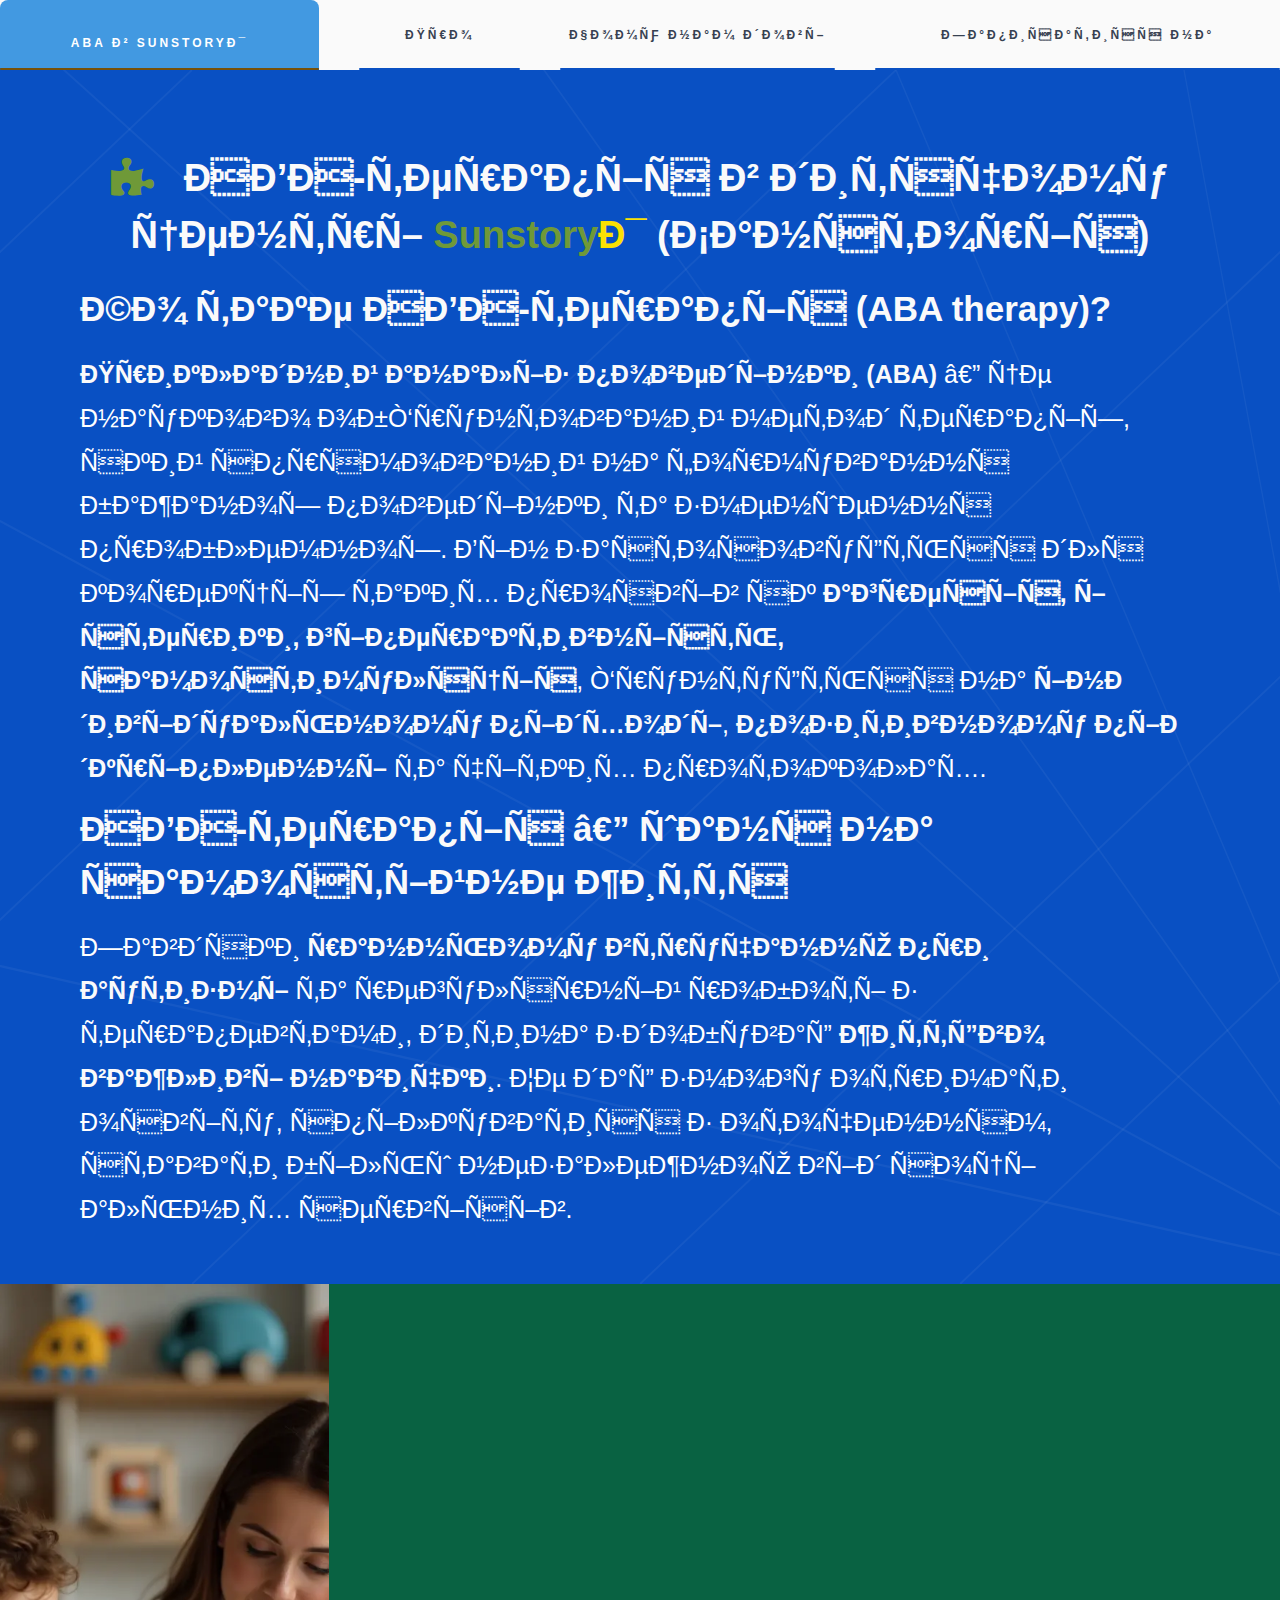
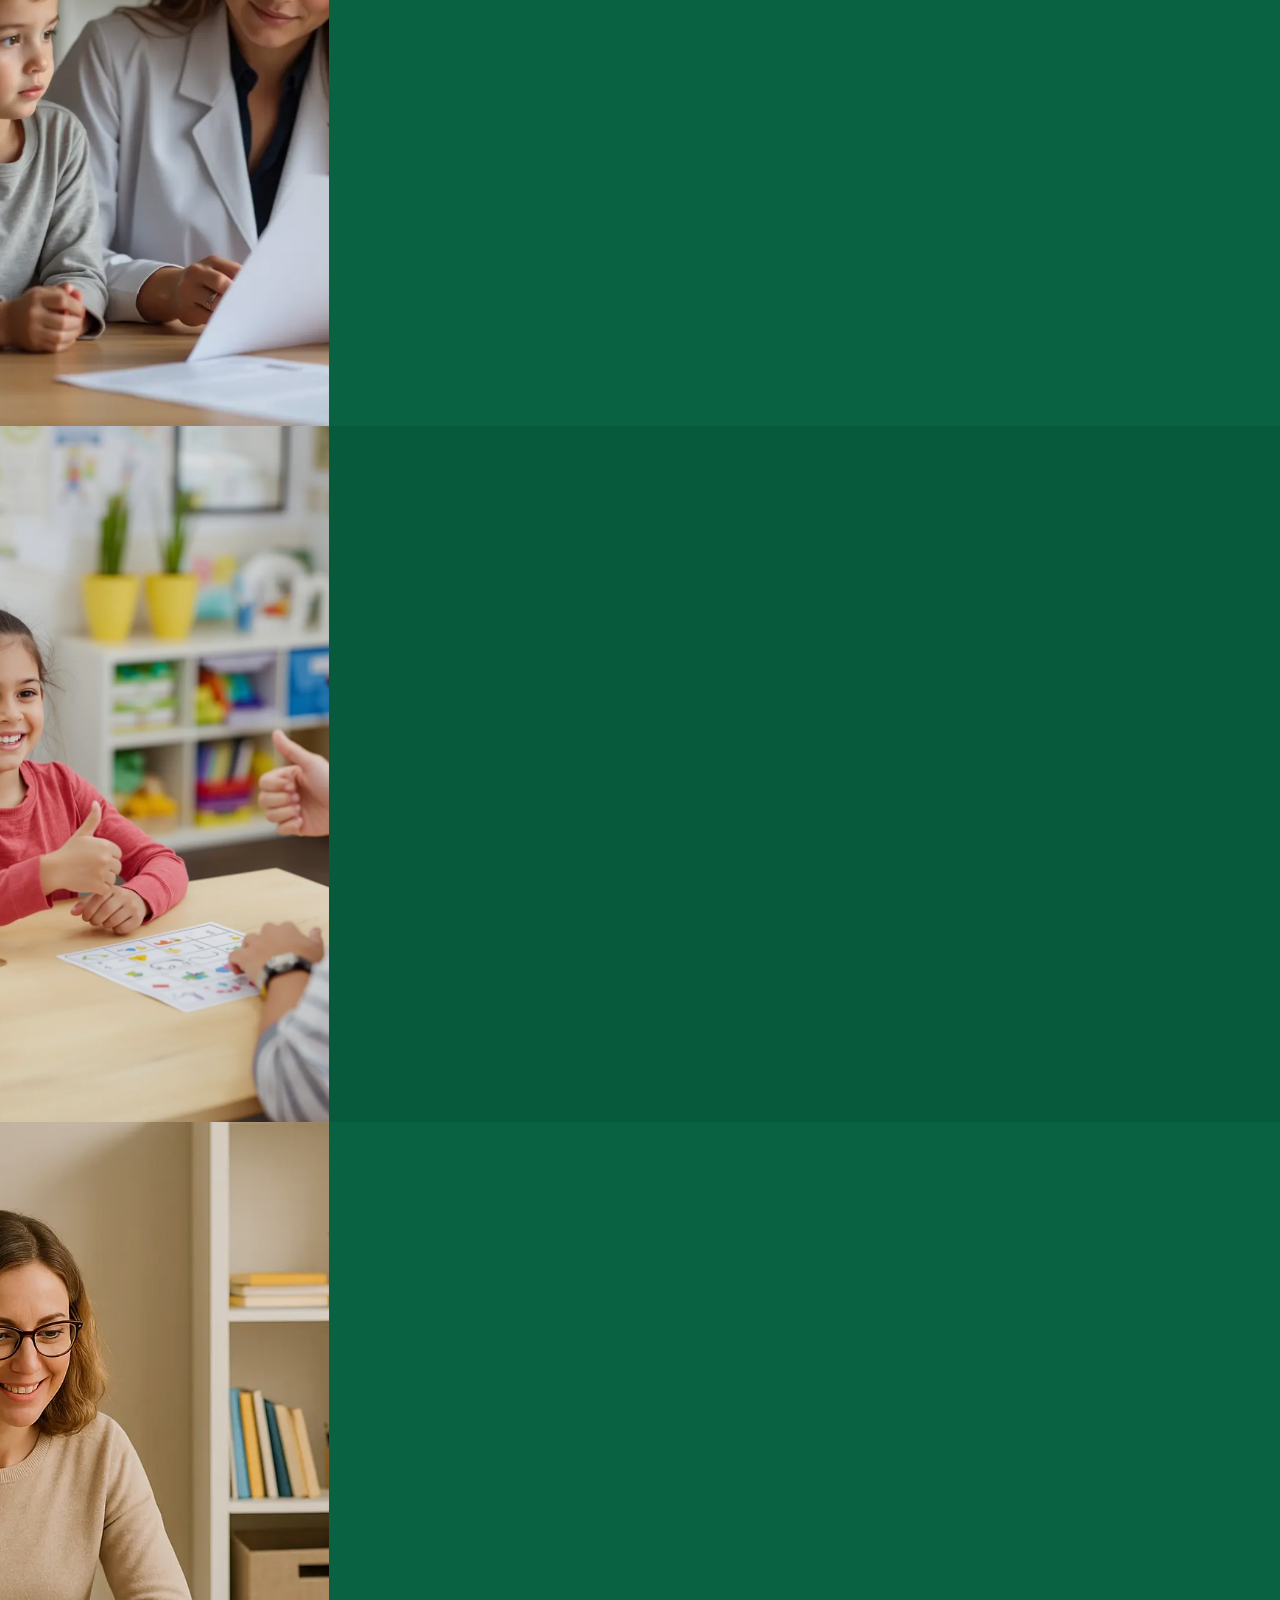
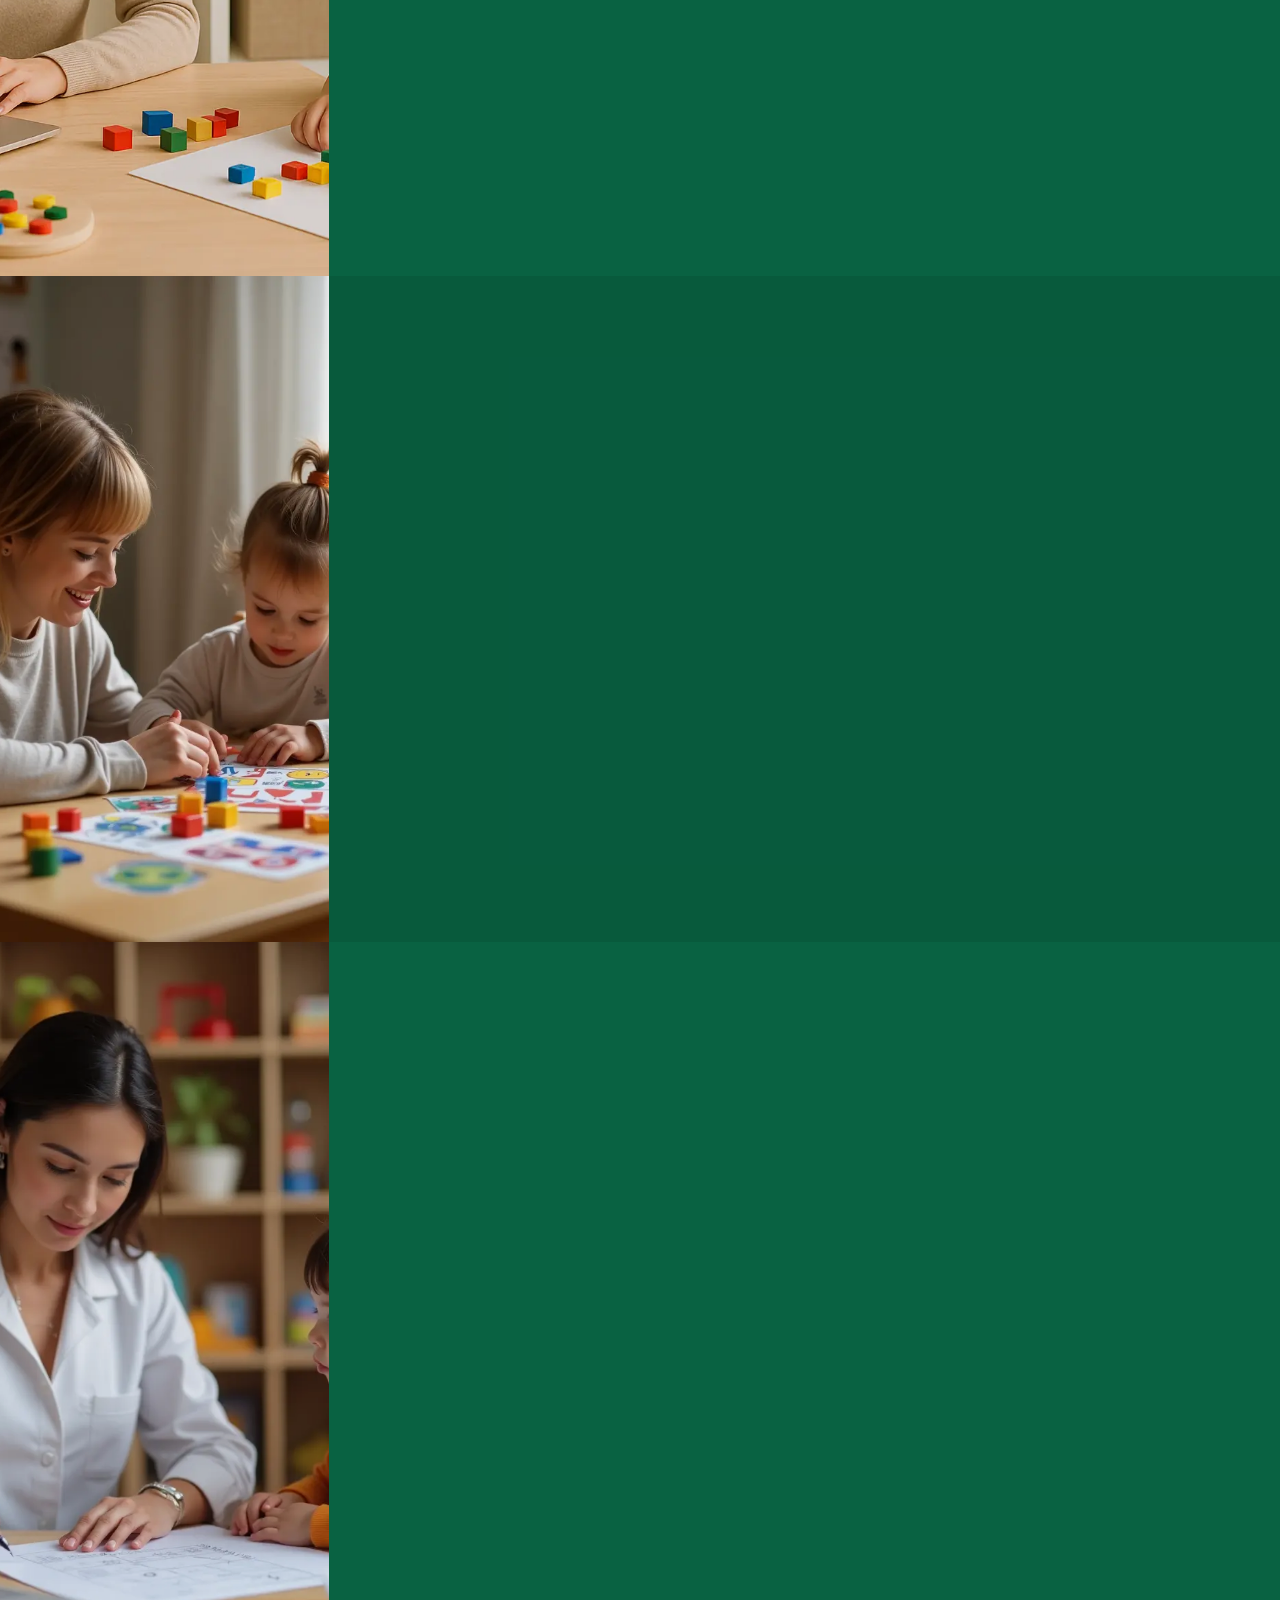
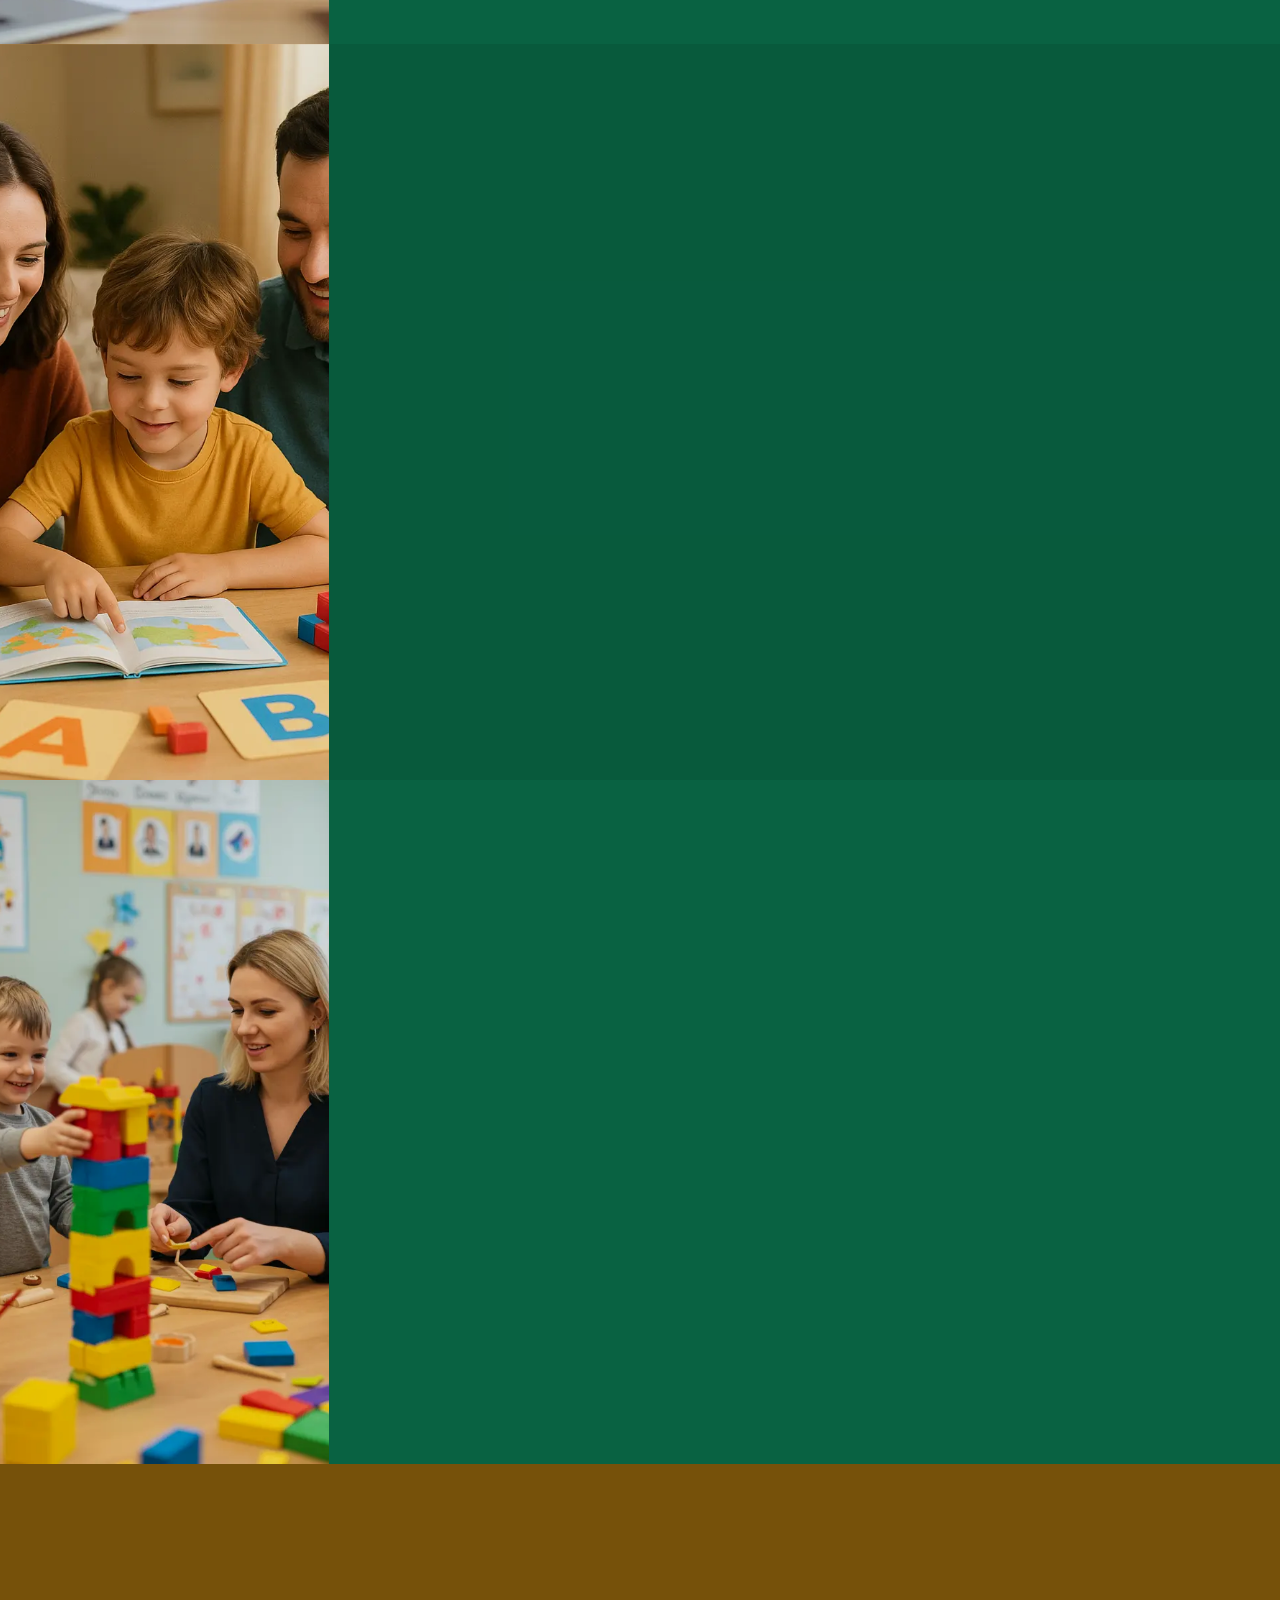
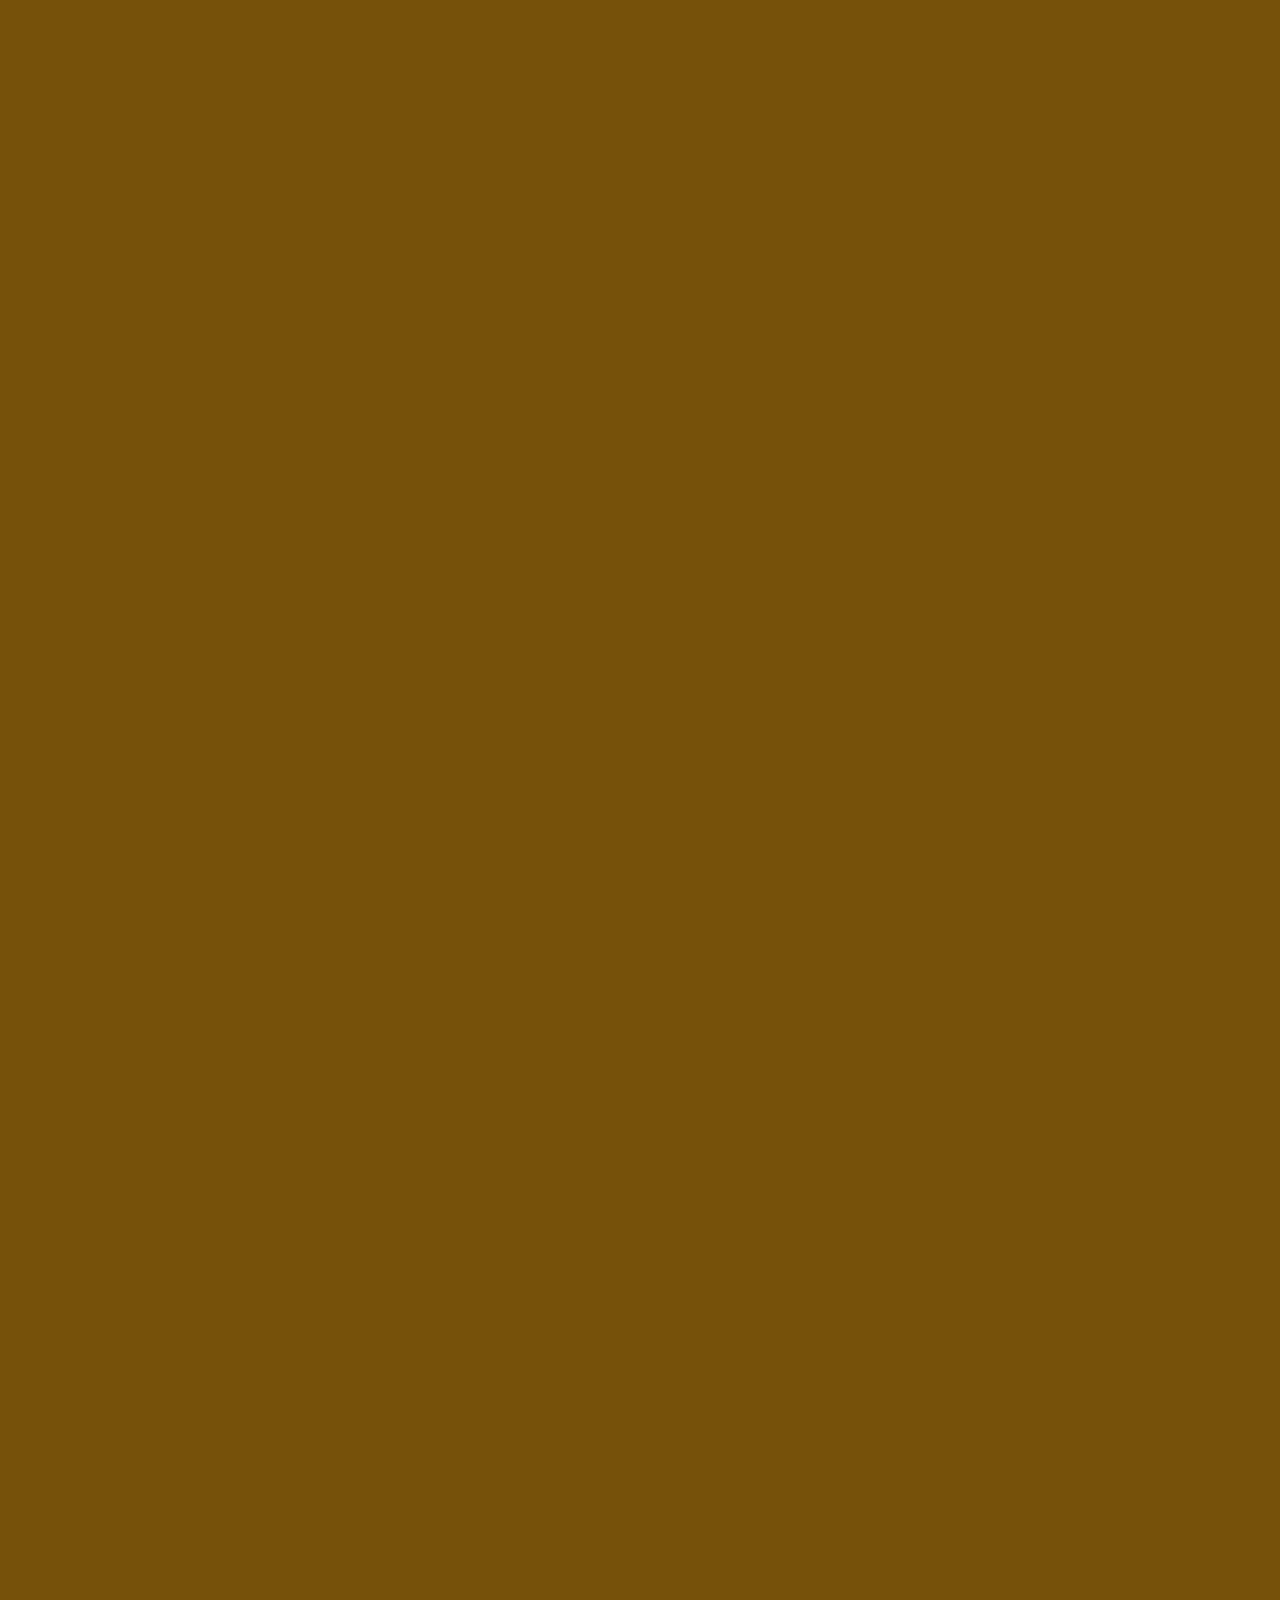
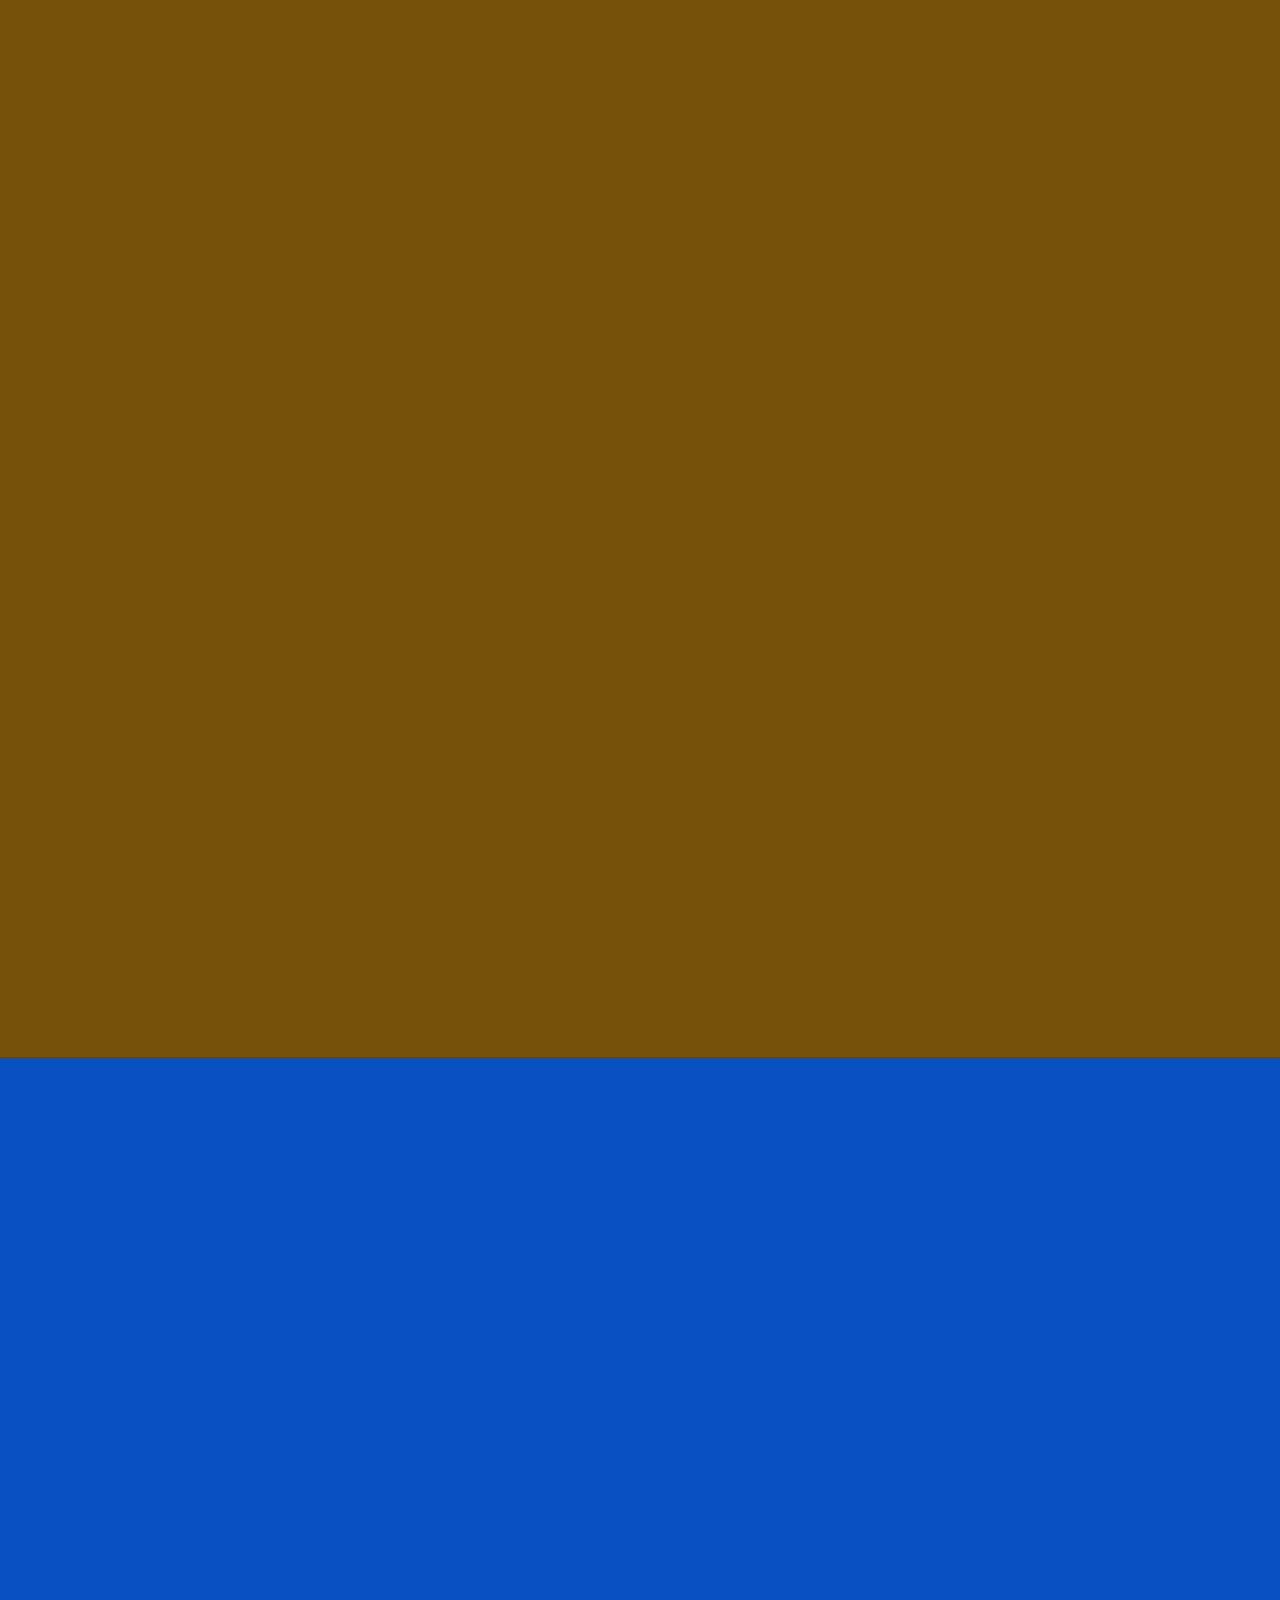
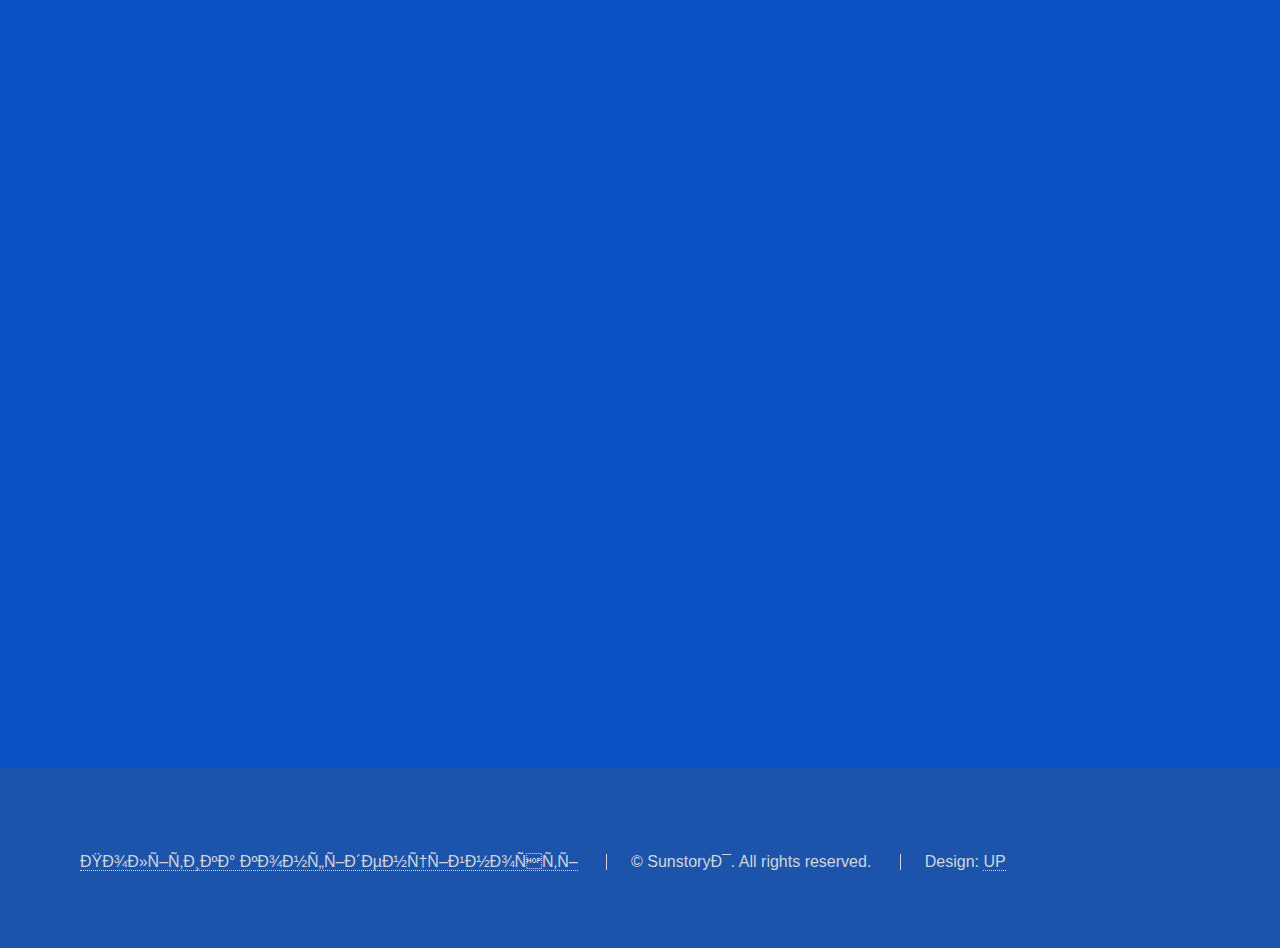
<file: index.html>
<!DOCTYPE HTML>
<!--
	Hyperspace by HTML5 UP
	html5up.net | @ajlkn
	Free for personal and commercial use under the CCA 3.0 license (html5up.net/license)
-->
<html lang="uk">


<head>
	<!-- Google Tag Manager -->
	<script>(function (w, d, s, l, i) {
			w[l] = w[l] || []; w[l].push({
				'gtm.start':
					new Date().getTime(), event: 'gtm.js'
			}); var f = d.getElementsByTagName(s)[0],
				j = d.createElement(s), dl = l != 'dataLayer' ? '&l=' + l : ''; j.async = true; j.src =
					'https://www.googletagmanager.com/gtm.js?id=' + i + dl; f.parentNode.insertBefore(j, f);
		})(window, document, 'script', 'dataLayer', 'GTM-NNPNFTW9');</script>
	<!-- End Google Tag Manager -->
	<!-- Google tag (gtag.js) -->
	<script async src="https://www.googletagmanager.com/gtag/js?id=G-V6PJ4L3MGV"></script>
	<script>
		window.dataLayer = window.dataLayer || [];
		function gtag() { dataLayer.push(arguments); }
		gtag('js', new Date());

		gtag('config', 'G-V6PJ4L3MGV');
	</script>
	<!-- Meta Pixel Code -->
	<script>
		!function (f, b, e, v, n, t, s) {
			if (f.fbq) return; n = f.fbq = function () {
				n.callMethod ?
					n.callMethod.apply(n, arguments) : n.queue.push(arguments)
			};
			if (!f._fbq) f._fbq = n; n.push = n; n.loaded = !0; n.version = '2.0';
			n.queue = []; t = b.createElement(e); t.async = !0;
			t.src = v; s = b.getElementsByTagName(e)[0];
			s.parentNode.insertBefore(t, s)
		}(window, document, 'script',
			'https://connect.facebook.net/en_US/fbevents.js');
		fbq('init', '1096750171858375');
		fbq('track', 'PageView');
	</script>
	<noscript><img height="1" width="1" style="display:none"
			src="https://www.facebook.com/tr?id=1096750171858375&ev=PageView&noscript=1" /></noscript>
	<!-- End Meta Pixel Code -->

	<link rel="icon" href="images/favicon2.ico" type="image/x-icon" />
	<title>АВА терапія Бровари | Центр корекції поведінки SunStoryЯ | АВА терапевт</title>
	<meta charset="utf-8" />

	<meta name="viewport" content="width=device-width, initial-scale=1">
	<meta name="description"
		content="✅ АВА терапія для дітей з РАС у Броварах. Професійна корекція поведінки та поведінки. Індивідуальна програма розвитку. Досвідчені АВА терапісти. ☎️ Запис на консультацію.">
	<meta name="keywords"
		content="АВА терапія Бровари, аутизм у дітей, корекція поведінки, РАС, СДУГ, ЗПР, ЗМР, поведінкова терапія, дитячий психолог, підготовка до школи Бровари, сенсорна інтеграція, раннє втручання, особливі діти, дитячий центр Бровари, логопед, АВА терапевт Бровари, SunstoryЯ">
	<meta name="robots" content="index, follow">
	<meta property="og:title" content="АВА терапія Бровари — Центр корекції поведінки SunStoryЯ">
	<meta property="og:description"
		content="АВА терапія для дітей з РАС у Броварах. Професійна корекція поведінки та поведінки. Індивідуальна програма розвитку. Досвідчені АВА терапісти. ☎️ Запис на консультацію.">
	<link rel="stylesheet" href="assets/css/main.css" />
	<noscript>
		<link rel="stylesheet" href="assets/css/noscript.css" />
	</noscript>
</head>

<body class="is-preload">
	<!-- Google Tag Manager (noscript) -->
	<noscript><iframe src="https://www.googletagmanager.com/ns.html?id=GTM-NNPNFTW9" height="0" width="0"
			style="display:none;visibility:hidden"></iframe></noscript>
	<!-- End Google Tag Manager (noscript) -->

	<!-- Sidebar -->
	<section id="sidebar">
		<div class="inner">
			<nav>
				<ul>
					<li><a href="#intro" aria-label="Перехід на головний розділ">ABA в SunstoryЯ (Сансторія)</a></li>
					<li><a href="#one" aria-label="Перехід на розділ опису послуг">Про важливе</a></li>
					<li><a href="#two" aria-label="Перехід в розділ про наши особливості">Чому нам довіряють</a></li>
					<li><a href="#three" aria-label="Запишіться на консультацію">Записатися на консультацію</a></li>


				</ul>
			</nav>
		</div>
	</section>

	<!-- Wrapper -->
	<div id="wrapper">

		<!-- Intro -->
		<section id="intro" class="wrapper style1 fullscreen fade-up">
			<div class="inner">
				<h1 style="text-align: center;">
					<i class="fas fa-puzzle-piece" style="color: #6f9938; margin-right: 0.5em;"></i>
					АВА-терапія в дитячому центрі <span style="color: #6f9938">Sunstory</span><span
						style="color: #fae103;">Я</span> (Сансторія)
				</h1>

				<h2>Що таке АВА-терапія (ABA therapy)?</h2>

				<p><strong>Прикладний аналіз поведінки (ABA)</strong> — це науково обґрунтований метод терапії, який
					спрямований на
					формування бажаної поведінки та зменшення проблемної. Він застосовується для корекції таких проявів
					як
					<strong>агресія, істерики, гіперактивність, самостимуляція</strong>, ґрунтується на
					<strong>індивідуальному
						підході</strong>, <strong>позитивному підкріпленні</strong> та чітких протоколах.
				</p>

				<h2>АВА-терапія — шанс на самостійне життя</h2>

				<p>Завдяки <strong>ранньому втручанню при аутизмі</strong> та регулярній роботі з терапевтами, дитина
					здобуває
					<strong>життєво важливі навички</strong>. Це дає змогу отримати освіту, спілкуватися з оточенням,
					ставати більш
					незалежною від соціальних сервісів.
				</p>


			</div>
		</section>

		<!-- One -->
		<section id="one" class="wrapper style2 spotlights">
			<section>
				<a href="article1.html" class="image" aria-label="Детально по розділу"><img src="images/1_1.webp"
						alt="Зображені фахівець і дитина, підготовка до школи" data-position="center center"
						aria-label="Детально по розділу" loading="lazy" /></a>
				<div class="content" id="descr_1">
					<div class="inner">
						<h2>Ознаки аутизму у дітей – коли потрібна АВА терапія та корекція поведінки</h2>
						<h3>Основні тривожні сигнали, що вказують на потребу в АВА терапії</h3>
						<p><strong>Проблемна поведінка у дітей</strong> може бути симптомом <strong>розладів
								аутистичного спектра (РАС)</strong>, <strong>ЗПР</strong> або <strong>СДУГ</strong>.
							Важливе питання:<strong>коли потрібна АВА терапія</strong>?
						</p>

						<ul class="actions">
							<li style="width: 100%;"><a aria-label="Ознаки аутизму у дітей " href="article1.html"
									class="button" style="width: 100%"><strong>Дізнатись більше</strong></a>
							</li>
							<li style="width: 100%;"><a href=" https://ig.me/m/sunstoryj" style="width: 100%;"
									class="button scrolly" target="_blank" rel="noopener noreferrer"
									onclick="fbq('track', 'Contact');" aria-label="Напишіть в Messenger">
									Зв'язатися в Instagram
								</a></li>

						</ul>

					</div>
				</div>
			</section>
			<section>
				<a href="article2.html" aria-label="Кому підходить АВА терапія і коли найкраще починати"
					class="image"><img src="images/1_2.webp" alt="Зображені фахівець і дитина, підготовка до школи"
						data-position="center center" loading="lazy" /></a>
				<div class="content" id="descr_2">
					<div class="inner">
						<h2>Кому підходить АВА терапія і коли найкраще починати</h2>
						<p><strong>АВА терапія</strong> — це наукова дисципліна і доказовий
							метод, який
							<strong>допомагає</strong> дітям
							з порушеннями
							розвитку <strong>адаптуватися до життя, навчитися спілкуватися, контролювати поведінку та
								здобути важливі побутові навички</strong>.
						</p>
						<h3 style="margin-bottom: 1rem;">Але чи підходить вона вашій дитині? І коли починати?</h3>
						<ul class="actions">
							<li style="width: 100%;"><a aria-label="Кому підходить АВА терапія і коли найкраще починати"
									href="article2.html" class="button" style="width: 100%"><strong>Дізнатись
										більше</strong></a>
							</li>
							<li style="width: 100%;"><a href=" https://ig.me/m/sunstoryj" style="width: 100%;"
									class="button scrolly" target="_blank" rel="noopener noreferrer"
									onclick="fbq('track', 'Contact');" aria-label="Напишіть в Messenger">
									Зв'язатися в Instagram
								</a></li>

						</ul>
					</div>
				</div>
			</section>
			<section>
				<a href="#descr_3" class="image" aria-label="Детально по розділу"><img src="images/1_3.webp"
						alt="Фото хлопчика в школі за партою" data-position="center center" loading="lazy" /></a>
				<div class="content" id="descr_3">
					<div class="inner">
						<h2>Діагностика дітей з аутизмом та розробка індивідуальної програми АВА терапії</h2>
						<p>Індивідуальна програма корекції для дитини розробляється в
							такій послідовності: початкова зустріч з батьками для отримання інформації про дитину,
							відповіді на питання та
							виявлення проблемних зон в її поведінці або навичках. </p>
						<ul class="actions">
							<li style="width: 100%;"><a
									aria-label="Діагностика дітей з аутизмом та розробка індивідуальної програми АВА терапії"
									href="article3.html" class="button" style="width: 100%"><strong>Дізнатись
										більше</strong></a>
							</li>
							<li style="width: 100%;"><a href=" https://ig.me/m/sunstoryj" style="width: 100%;"
									class="button scrolly" target="_blank" rel="noopener noreferrer"
									onclick="fbq('track', 'Contact');" aria-label="Напишіть в Messenger">
									Зв'язатися в Instagram
								</a></li>

						</ul>
					</div>
				</div>
			</section>
			<section>
				<a href="#descr_4" class="image" aria-label="Детально по розділу"><img src="images/1.webp"
						alt="Фото усміхненої дівчинки" data-position="top center" loading="lazy" /></a>
				<div class="content" id="descr_4">
					<div class="inner">
						<h2>Як проходять заняття з корекції поведінки в центрі SunstoryЯ</h2>
						<p>АВА терапія корекція поведінки проводиться за структурованими протоколами, що забезпечують
							максимальну ефективність
							навчання та корекцію проблемної поведінки у дітей.
						</p>
						<ul class="actions">
							<li style="width: 100%;"><a
									aria-label="Як проходять заняття з корекції поведінки в центрі SunstoryЯ"
									href="article4.html" class="button" style="width: 100%"><strong>Дізнатись
										більше</strong></a>
							</li>
							<li style="width: 100%;"><a href=" https://ig.me/m/sunstoryj" style="width: 100%;"
									class="button scrolly" target="_blank" rel="noopener noreferrer"
									onclick="fbq('track', 'Contact');" aria-label="Напишіть в Messenger">
									Зв'язатися в Instagram
								</a></li>

						</ul>
					</div>
				</div>
			</section>
			<section>
				<a href="#descr_5" class="image" aria-label="Детально по розділу"><img src="images/2_3.webp"
						alt="Фото хлопчика, який конструюю з кубиків лего" data-position="center center"
						loading="lazy" /></a>
				<div class="content" id="descr_5">
					<div class="inner">
						<h2>Скільки часу потрібно займатися з АВА (зі спеціалістом та вдома)?</h2>
						<p>Вартість АВА терапії та її тривалість залежать від індивідуальних потреб дитини. Ефективність
							АВА терапії при аутизмі прямо пропорційна інтенсивності втручання, особливо у випадках
							корекції аутизму в 2-3 роки.
						</p>

						<ul class="actions">
							<li style="width: 100%;"><a
									aria-label="Скільки часу потрібно займатися з АВА (зі спеціалістом та вдома)?"
									href="article5.html" class="button" style="width: 100%"><strong>Дізнатись
										більше</strong></a>
							</li>
							<li style="width: 100%;"><a href=" https://ig.me/m/sunstoryj" style="width: 100%;"
									class="button scrolly" target="_blank" rel="noopener noreferrer"
									onclick="fbq('track', 'Contact');" aria-label="Напишіть в Messenger">
									Зв'язатися в Instagram
								</a></li>

						</ul>
					</div>
				</div>
			</section>
			<section>
				<a href="#descr_6" class="image" aria-label="Детально по розділу"><img src="images/9.webp"
						alt="Фото щасливої родини під час навчання за столом з книгою" data-position="center center"
						aria-label="Детально по розділу" loading="lazy" /></a>
				<div class="content" id="cost">
					<div class="inner">
						<h2>АВА-терапія — доказовий метод для корекції поведінки дітей з РАС</h2>
						<p>АВА терапія при аутизмі визнана найефективнішим доказовим методом корекції поведінки дітей з
							розладом аутистичного спектру. Прикладний аналіз поведінки базується на наукових принципах
							навчання та має
							найбільшу доказову базу серед усіх методів лікування аутизму.</p>

						<ul class="actions">
							<li style="width: 100%;"><a
									aria-label="АВА-терапія — доказовий метод для корекції поведінки дітей з РАС"
									href="article6.html" class="button" style="width: 100%"><strong>Дізнатись
										більше</strong></a>
							</li>
							<li style="width: 100%;"><a href=" https://ig.me/m/sunstoryj" style="width: 100%;"
									class="button scrolly" target="_blank" rel="noopener noreferrer"
									onclick="fbq('track', 'Contact');" aria-label="Напишіть в Messenger">
									Зв'язатися в Instagram
								</a></li>

						</ul>
					</div>
				</div>
			</section>
			<section>
				<a href="#descr_7" class="image" aria-label="Детально по розділу"><img src="images/5.webp"
						alt="Фото щасливої родини під час навчання за столом з книгою" data-position="center center"
						loading="lazy" /></a>
				<div class="content" id="cost">
					<div class="inner">
						<h2>Яку поведінку і які навички можливо коригувати з АВА</h2>
						<p>АВА терапія корекція поведінки є найефективнішим методом для роботи з широким спектром
							поведінкових проблем у дітей з особливими потребами. Проблемна поведінка у дітей може
							суттєво заважати навчанню та соціальній адаптації.</p>

						<ul class="actions">
							<li style="width: 100%;"><a
									aria-label="Яку поведінку і які навички можливо коригувати з АВА"
									href="article7.html" class="button" style="width: 100%"><strong>Дізнатись
										більше</strong></a>
							</li>
							<li style="width: 100%;"><a href=" https://ig.me/m/sunstoryj" style="width: 100%;"
									class="button scrolly" target="_blank" rel="noopener noreferrer"
									onclick="fbq('track', 'Contact');" aria-label="Напишіть в Messenger">
									Зв'язатися в Instagram
								</a></li>

						</ul>
					</div>
				</div>
			</section>

		</section>

		<!-- Two -->
		<section id="two" class="wrapper style3 fade-up">
			<div class="inner">
				<h2>Чому обирають нас?</h2>
				<p><strong>Ми — команда, яка розуміє, приймає і підтримує кожну дитину на її
						шляху
						до
						розвитку та
						соціалізації.
						Без шаблонів, з урахуванням унікальності кожної дитини.</strong></p>
				<div class="features">
					<section>
						<span class="icon solid major fa-user-check"></span>
						<h3>Науково обґрунтований підхід</h3>
						<p style="color:#111827">
							Ми використовуємо методи прикладного аналізу поведінки (АВА), які мають міжнародне визнання
							та доведену ефективність у
							роботі з дітьми з РАС. Кожна програма базується на індивідуальній оцінці потреб дитини.
						</p>
					</section>
					<section>
						<span class="icon solid major fa-puzzle-piece"></span>
						<h3>Спеціалізація на аутизмі</h3>
						<p style="color:#111827">
							Наші АВА інструктори мають сертифікацію та багаторічний досвід роботи з дітьми з розладами
							аутистичного спектру. Ми
							розуміємо особливості сприйняття та навчання таких дітей.</p>
					</section>
					<section>
						<span class="icon solid major fa-users"></span>
						<h3>Індивідуальні програми розвитку</h3>
						<p style="color:#111827">
							Для кожної дитини розробляється персональна програма, яка враховує її сильні сторони,
							потреби та цілі сім'ї. Ми працюємо
							над комунікацією, соціальними навичками, самообслуговуванням та академічними вміннями.</p>
					</section>
					<section>
						<span class="icon solid major fa-chalkboard-teacher"></span>
						<h3>Позитивне підкріплення</h3>
						<p style="color:#111827">
							Навчання відбувається через заохочення та підтримку успіхів. Ми створюємо мотивуючу
							атмосферу, де дитина з радістю бере
							участь у заняттях та розвивається у власному темпі.</p>
					</section>
					<section>
						<span class="icon solid major fa-heart"></span>
						<h3>Фокус на прогресі, а не на дефіцитах</h3>
						<p style="color:#111827">
							Ми бачимо можливості там, де інші бачать обмеження. Кожен крок вперед — це перемога, яку ми
							святкуємо разом з дитиною та
							родиною.</p>
					</section>
					<section>
						<span class="icon major fa-comments"></span>
						<h3>Партнерство з батьками</h3>
						<p style="color:#111827">
							Ми навчаємо батьків застосовувати АВА методи вдома, надаємо регулярні звіти про прогрес та
							завжди готові відповісти на
							ваші запитання. Ви — активні учасники розвиваючого процесу.</p>
					</section>
				</div>
				<ul class="actions">
					<li style="width: 100%;"><a href="#contact_form" class="button scrolly" style="width: 100%"
							aria-label="Запис на консультацію"><strong>Записатися на
								консультацію</strong></a></li>
				</ul>
			</div>
		</section>

		<!-- Three -->
		<section id="three" class="wrapper style1 fade-up">
			<div class="inner">
				<h2>Як з нами зв'язатися</h2>
				<p><strong>Чекаємо вас у нашому центрі розвитку SunstoryЯ — місці, де кожна дитина отримує професійну
						підтримку, розуміння та
						індивідуальну увагу. Завітайте до нас, щоб разом зробити перші кроки до розкриття потенціалу
						вашої дитини і покращення
						якості життя всієї родини🌿</strong></p>
				<div class="split style1">
					<section>
						<form id="contact_form" action="https://formspree.io/f/mkgbjgry" method="POST">
							<div class="fields">
								<div class="field half">
									<label for="name">Ваше ім'я</label>
									<input type="text" name="name" id="name" required placeholder="Ваше ім'я" />
								</div>
								<div class="field half">
									<label for="email">Email</label>
									<input type="email" name="email" id="email" required
										placeholder="Електронна адреса" />
								</div>
								<div class="field">
									<label for="message">Повідомлення</label>
									<textarea name="message" id="message" rows="5"
										placeholder="Розкажіть про вашу дитину та що вас турбує..." required></textarea>
								</div>
							</div>
							<ul class="actions">
								<li><button type="submit" class="button submit">Надіслати
										повідомлення</button></li>
							</ul>
						</form>
					</section>

					<section>
						<ul class="contact">


							<li style="width: 100%;">
								<h3>Написати повідомлення </h3>
								<a href="https://t.me/sunstorij" style="width: 100%;" class="button scrolly"
									target="_blank" rel="noopener noreferrer" onclick="fbq('track', 'Contact');"
									aria-label="Напишіть в телеграм">
									Написати в Телеграм
								</a>

							</li>
							<li style="width: 100%;"><a href=" https://ig.me/m/sunstoryj" style="width: 100%;"
									class="button scrolly" target="_blank" rel="noopener noreferrer"
									onclick="fbq('track', 'Contact');" aria-label="Напишіть в Messenger">
									Зв'язатися в Instagram
								</a>
							</li>
							<li style="width: 100%;">
								<h3>Подзвонити</h3>
								<a href="tel:+380682321112" style="width: 100%;" class="button scrolly"
									onclick="fbq('track', 'Contact')" title="Натисніть для дзвінка"
									aria-label="Наберіть номер телефону">(068)
									232-1112</a>

							</li>
							<li>
								<h3>Ми в соціальних мережах</h3>
								<ul class="icons">
									<li>
										<a href="https://www.facebook.com/profile.php?id=61576011276529"
											class="icon brands fa-facebook-f" target="_blank" rel="noopener noreferrer"
											aria-label="Перейдіть в наш Facebook">
											<span class="label">Facebook</span>
										</a>
									</li>
									<li>
										<a href="https://www.instagram.com/sunstoryj/" class="icon brands fa-instagram"
											target="_blank" rel="noopener noreferrer"
											aria-label="Перейдіть в наш Instagram">
											<span class="label">Instagram</span>
										</a>
									</li>


								</ul>
							</li>
							<li>
								<h3>Наша адреса:</h3>
								<span>Київська область<br />
									місто Бровари<br />
									вул. Симоненка, 8-Б</span>
							</li>
						</ul>
					</section>
				</div>
			</div>
		</section>


	</div>

	<!-- Footer -->
	<footer id="footer" class="wrapper style1-alt">
		<div class="inner">
			<ul class="menu">
				<li><a href="privacy-policy.html" aria-label="Перехід в розділ політики конфіденційності">Політика
						конфіденційності</a></li>
				<li>&copy; SunstoryЯ. All rights reserved.</li>
				<li>Design: <a href="http://html5up.net" aria-label="Перейдіть на сайт платформи HTML5"> UP</a></li>
			</ul>
		</div>
	</footer>

	<!-- Scripts -->
	<script src="assets/js/jquery.min.js"></script>
	<script src="assets/js/jquery.scrollex.min.js"></script>
	<script src="assets/js/jquery.scrolly.min.js"></script>
	<script src="assets/js/browser.min.js"></script>
	<script src="assets/js/breakpoints.min.js"></script>
	<script src="assets/js/util.js"></script>
	<script src="assets/js/main.js"></script>

</body>

</html>
</file>
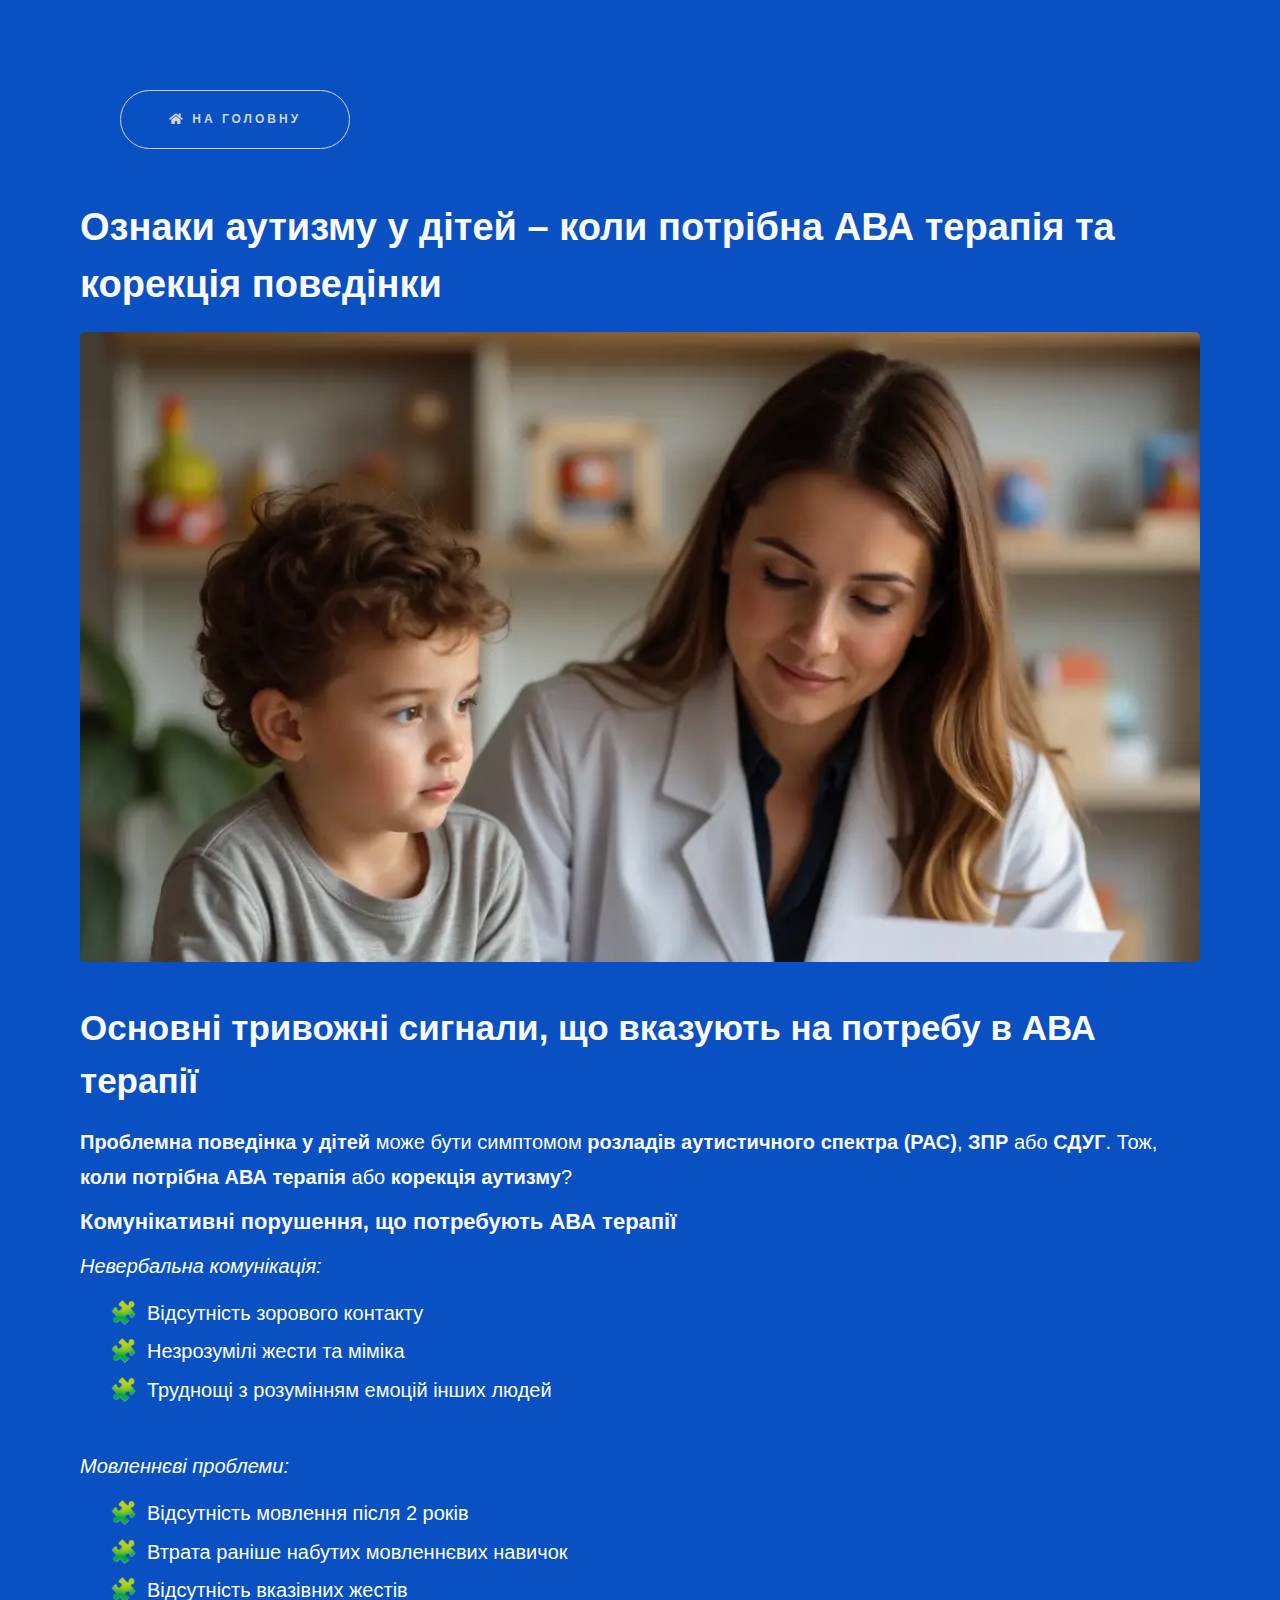
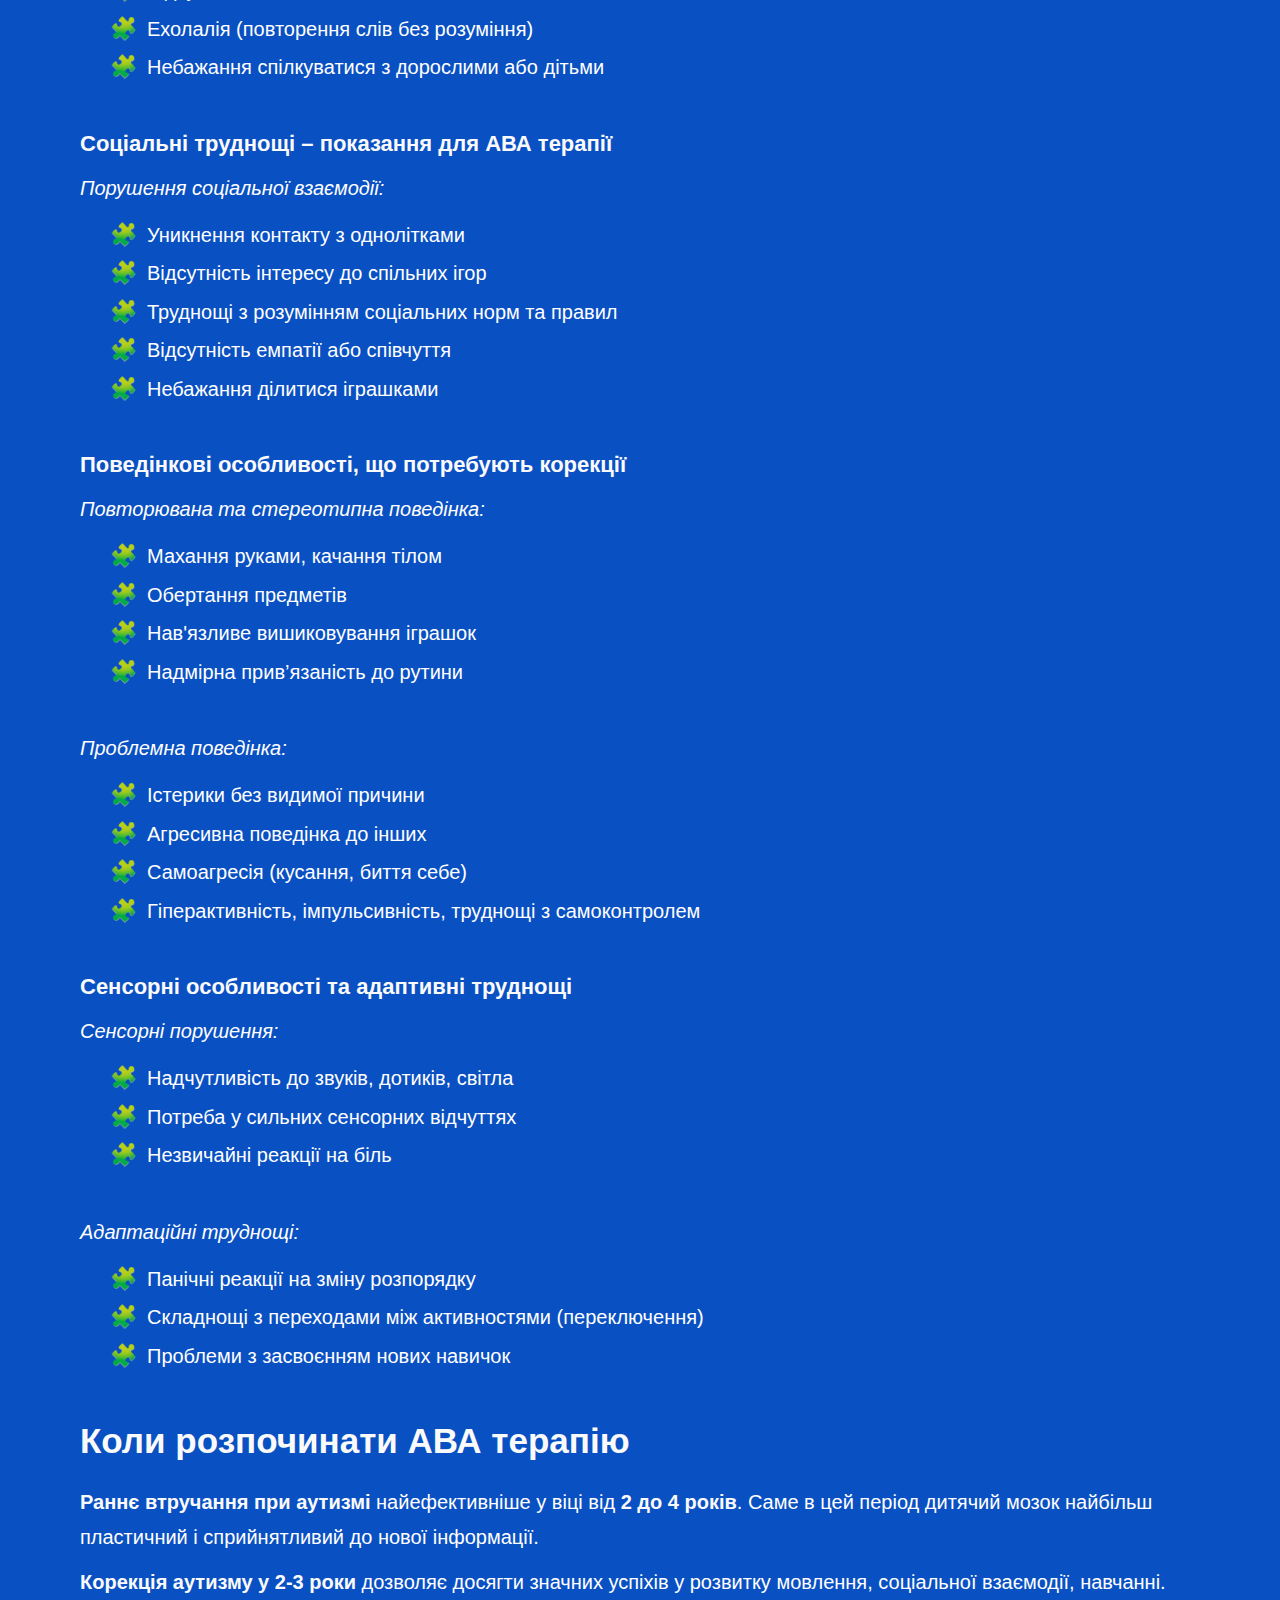
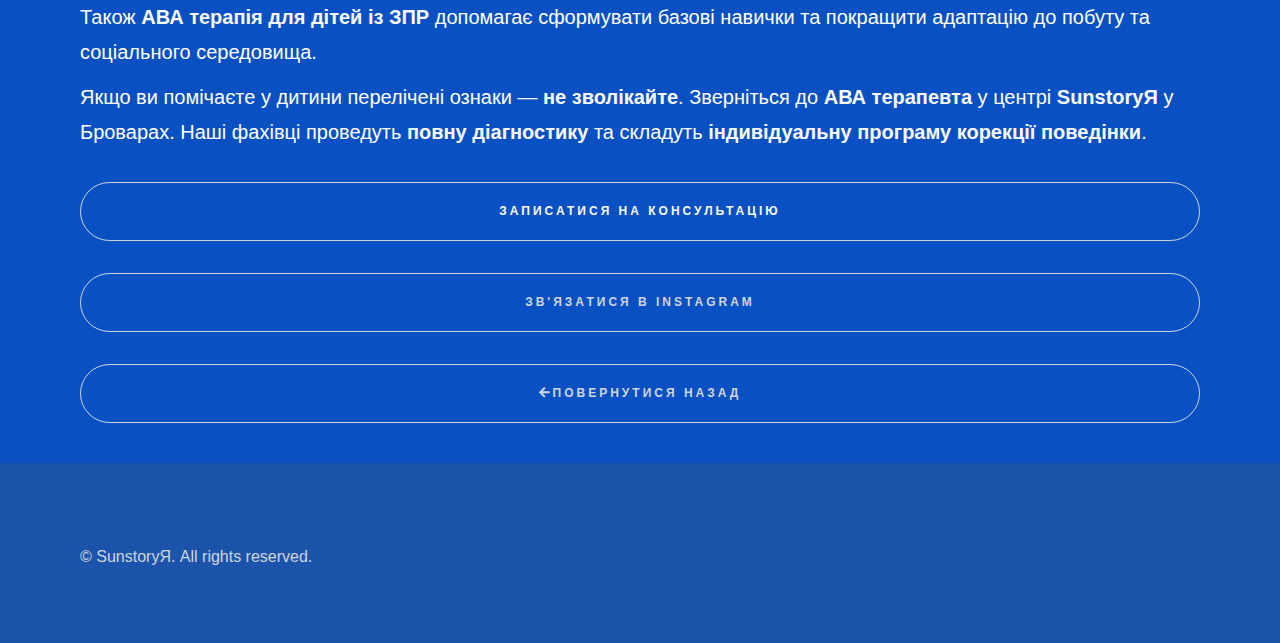
<file: article1.html>
<!DOCTYPE HTML>
<html lang="uk">

<head>
    <!-- Google Tag Manager -->
    <script>(function (w, d, s, l, i) {
            w[l] = w[l] || []; w[l].push({
                'gtm.start':
                    new Date().getTime(), event: 'gtm.js'
            }); var f = d.getElementsByTagName(s)[0],
                j = d.createElement(s), dl = l != 'dataLayer' ? '&l=' + l : ''; j.async = true; j.src =
                    'https://www.googletagmanager.com/gtm.js?id=' + i + dl; f.parentNode.insertBefore(j, f);
        })(window, document, 'script', 'dataLayer', 'GTM-NNPNFTW9');</script>
    <!-- End Google Tag Manager -->
    <!-- Google tag (gtag.js) -->
    <script async src="https://www.googletagmanager.com/gtag/js?id=G-V6PJ4L3MGV"></script>
    <script>
        window.dataLayer = window.dataLayer || [];
        function gtag() { dataLayer.push(arguments); }
        gtag('js', new Date());

        gtag('config', 'G-V6PJ4L3MGV');
    </script>
    <!-- Meta Pixel Code -->
    <script>
        !function (f, b, e, v, n, t, s) {
            if (f.fbq) return; n = f.fbq = function () {
                n.callMethod ?
                    n.callMethod.apply(n, arguments) : n.queue.push(arguments)
            };
            if (!f._fbq) f._fbq = n; n.push = n; n.loaded = !0; n.version = '2.0';
            n.queue = []; t = b.createElement(e); t.async = !0;
            t.src = v; s = b.getElementsByTagName(e)[0];
            s.parentNode.insertBefore(t, s)
        }(window, document, 'script',
            'https://connect.facebook.net/en_US/fbevents.js');
        fbq('init', '1096750171858375');
        fbq('track', 'PageView');
    </script>
    <noscript><img height="1" width="1" style="display:none"
            src="https://www.facebook.com/tr?id=1096750171858375&ev=PageView&noscript=1" /></noscript>
    <!-- End Meta Pixel Code -->
    <link rel="icon" href="images/favicon2.ico" type="image/x-icon" />
    <title>Ознаки аутизму у дітей | Коли потрібна АВА терапія | Симптоми РАС| Центр. Дитячий центр SunstoryЯ.</title>
    <meta charset="utf-8" />
    <meta name="viewport" content="width=device-width, initial-scale=1">
    <meta name="description"
        content="⚠️ Тривожні сигнали в поведінці дитини: ознаки аутизму, СДУГ, ЗПР. Коли звертатися за АВА терапією. Раннє втручання при аутизмі в Броварах.">
    <meta name="keywords"
        content="ознаки аутизму, аутизм у дітей, симптоми РАС, АВА терапія, корекція поведінки, проблемна поведінка, аутизм Київ, сенсорні порушення, РАС, СДУГ, ЗПР, ЗМР, дитячий центр SunstoryЯ, раннє втручання, дитячий психолог">
    <meta name="robots" content="index, follow">
    <meta property="og:title" content="Ознаки аутизму у дітей — коли потрібна АВА терапія та корекція поведінки">
    <meta property="og:description"
        content="Тривожні сигнали в поведінці дитини: мовлення, соціальна взаємодія, сенсорні труднощі. Дізнайтесь, коли варто звернутися за АВА терапією.">
    <link rel="stylesheet" href="assets/css/main.css" />
    <noscript>
        <link rel="stylesheet" href="assets/css/noscript.css" />
    </noscript>
</head>

<body class="is-preload">
    <!-- Google Tag Manager (noscript) -->
    <noscript><iframe src="https://www.googletagmanager.com/ns.html?id=GTM-NNPNFTW9" height="0" width="0"
            style="display:none;visibility:hidden"></iframe></noscript>
    <!-- End Google Tag Manager (noscript) -->

    <!-- Header -->
    <section id="header" class="wrapper style1-alt" style="padding: 0.5em 2em;">
        <div class="inner ">
            <nav>
                <ul class="actions" style="justify-content: space-between;  margin-bottom: 0;">
                    <li style="width: 250px;"><a aria-label="Повернення на головну" style="width: 100%;"
                            href="index.html" class="button"><i class="fa fa-home"></i> На
                            головну</a></li>
                </ul>
            </nav>
        </div>
    </section>

    <!-- Wrapper -->
    <div id="wrapper">
        <section class="wrapper style1">
            <div class="inner li_icon" style="padding-top: 0">
                <h1>Ознаки аутизму у дітей – коли потрібна АВА терапія та корекція поведінки</h1>
                <span class="image fit"><img src="images/1_1resize.webp"
                        alt="Фахівець з АВА терапії з дитиною на заняттях" /></span>

                <h2>Основні тривожні сигнали, що вказують на потребу в АВА терапії</h2>

                <p><strong>Проблемна поведінка у дітей</strong> може бути симптомом <strong>розладів аутистичного
                        спектра
                        (РАС)</strong>, <strong>ЗПР</strong> або <strong>СДУГ</strong>. Тож,
                    <strong>коли потрібна АВА терапія</strong> або <strong>корекція аутизму</strong>?
                </p>

                <h3>Комунікативні порушення, що потребують АВА терапії</h3>
                <p><i>Невербальна комунікація:</i></p>
                <ul>
                    <li>Відсутність зорового контакту</li>
                    <li>Незрозумілі жести та міміка</li>
                    <li>Труднощі з розумінням емоцій інших людей</li>
                </ul>
                <p><i>Мовленнєві проблеми:</i></p>
                <ul>
                    <li>Відсутність мовлення після 2 років</li>
                    <li>Втрата раніше набутих мовленнєвих навичок</li>
                    <li>Відсутність вказівних жестів</li>
                    <li>Ехолалія (повторення слів без розуміння)</li>
                    <li>Небажання спілкуватися з дорослими або дітьми</li>
                </ul>
                <h3>Соціальні труднощі – показання для АВА терапії</h3>

                <p><i>Порушення соціальної взаємодії:</i></p>
                <ul>
                    <li>Уникнення контакту з однолітками</li>
                    <li>Відсутність інтересу до спільних ігор</li>
                    <li>Труднощі з розумінням соціальних норм та правил</li>
                    <li>Відсутність емпатії або співчуття</li>
                    <li>Небажання ділитися іграшками</li>
                </ul>

                <h3>Поведінкові особливості, що потребують корекції</h3>

                <p><i>Повторювана та стереотипна поведінка:</i></p>
                <ul>
                    <li>Махання руками, качання тілом</li>
                    <li>Обертання предметів</li>
                    <li>Нав'язливе вишиковування іграшок</li>
                    <li>Надмірна прив’язаність до рутини</li>
                </ul>

                <p><i>Проблемна поведінка:</i></p>
                <ul>
                    <li>Істерики без видимої причини</li>
                    <li>Агресивна поведінка до інших</li>
                    <li>Самоагресія (кусання, биття себе)</li>
                    <li>Гіперактивність, імпульсивність, труднощі з самоконтролем</li>
                </ul>

                <h3>Сенсорні особливості та адаптивні труднощі</h3>

                <p><i>Сенсорні порушення:</i></p>
                <ul>
                    <li>Надчутливість до звуків, дотиків, світла</li>
                    <li>Потреба у сильних сенсорних відчуттях</li>
                    <li>Незвичайні реакції на біль</li>
                </ul>

                <p><i>Адаптаційні труднощі:</i></p>
                <ul>
                    <li>Панічні реакції на зміну розпорядку</li>
                    <li>Складнощі з переходами між активностями (переключення)</li>
                    <li>Проблеми з засвоєнням нових навичок</li>
                </ul>

                <h2>Коли розпочинати АВА терапію</h2>

                <p><strong>Раннє втручання при аутизмі</strong> найефективніше у віці від <strong>2 до 4 років</strong>.
                    Саме в цей період дитячий мозок найбільш пластичний і сприйнятливий до нової інформації.</p>

                <p><strong>Корекція аутизму у 2-3 роки</strong> дозволяє досягти значних успіхів у розвитку мовлення,
                    соціальної
                    взаємодії, навчанні. Також <strong>АВА терапія для дітей із ЗПР</strong> допомагає сформувати базові
                    навички та
                    покращити адаптацію до побуту та соціального середовища.</p>

                <p>Якщо ви помічаєте у дитини перелічені ознаки — <strong>не зволікайте</strong>. Зверніться до
                    <strong>АВА
                        терапевта</strong> у центрі <strong>SunstoryЯ</strong> у Броварах. Наші фахівці проведуть
                    <strong>повну діагностику</strong> та складуть <strong>індивідуальну програму корекції
                        поведінки</strong>.
                </p>


                <div class="actions" style="margin-top: 2rem;">
                    <a href="index.html#contact_form" class="button scrolly" style="width: 100%;"><strong>Записатися на
                            консультацію</strong></a>
                </div>
                <div class="actions" style="margin-top: 2rem;">
                    <a href=" https://ig.me/m/sunstoryj" style="width: 100%;" class="button scrolly" target="_blank"
                        rel="noopener noreferrer" onclick="fbq('track', 'Contact');" aria-label="Напишіть в Messenger">
                        Зв'язатися в Instagram
                    </a>
                </div>
                <div class="actions" style="margin-top: 2rem;">
                    <a aria-label="Повернення до статті на головну" style="width: 100%;"
                        href="javascript:history.back()" class="button"><i class="fa fa-arrow-left"></i>Повернутися
                        назад</a>

                </div>
            </div>
    </div>
    </section>
    </div>

    <!-- Footer -->
    <footer id="footer" class="wrapper style1-alt">
        <div class="inner">
            <ul class="menu">
                <li>&copy; SunstoryЯ. All rights reserved.</li>
            </ul>
        </div>
    </footer>

    <!-- Scripts -->
    <script src="assets/js/jquery.min.js"></script>
    <script src="assets/js/jquery.scrollex.min.js"></script>
    <script src="assets/js/jquery.scrolly.min.js"></script>
    <script src="assets/js/browser.min.js"></script>
    <script src="assets/js/breakpoints.min.js"></script>
    <script src="assets/js/util.js"></script>
    <script src="assets/js/main.js"></script>
</body>

</html>
</file>
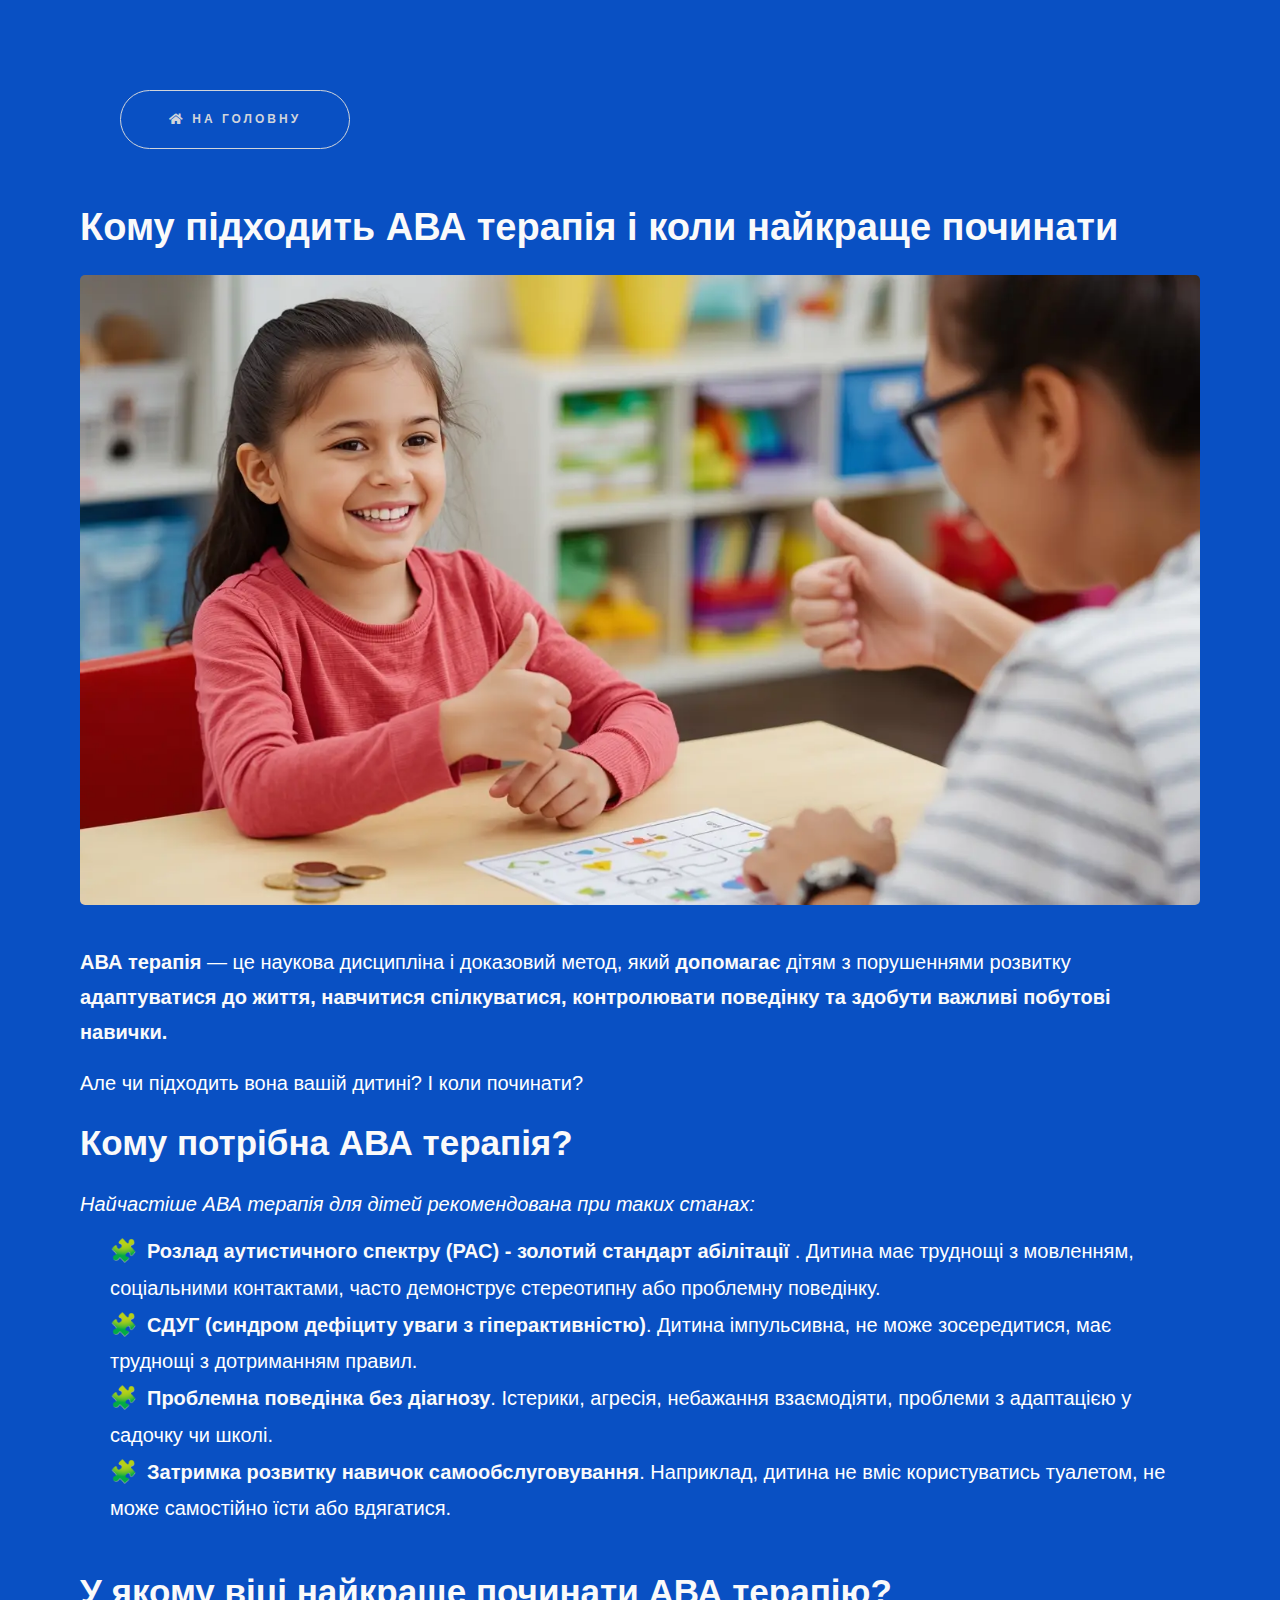
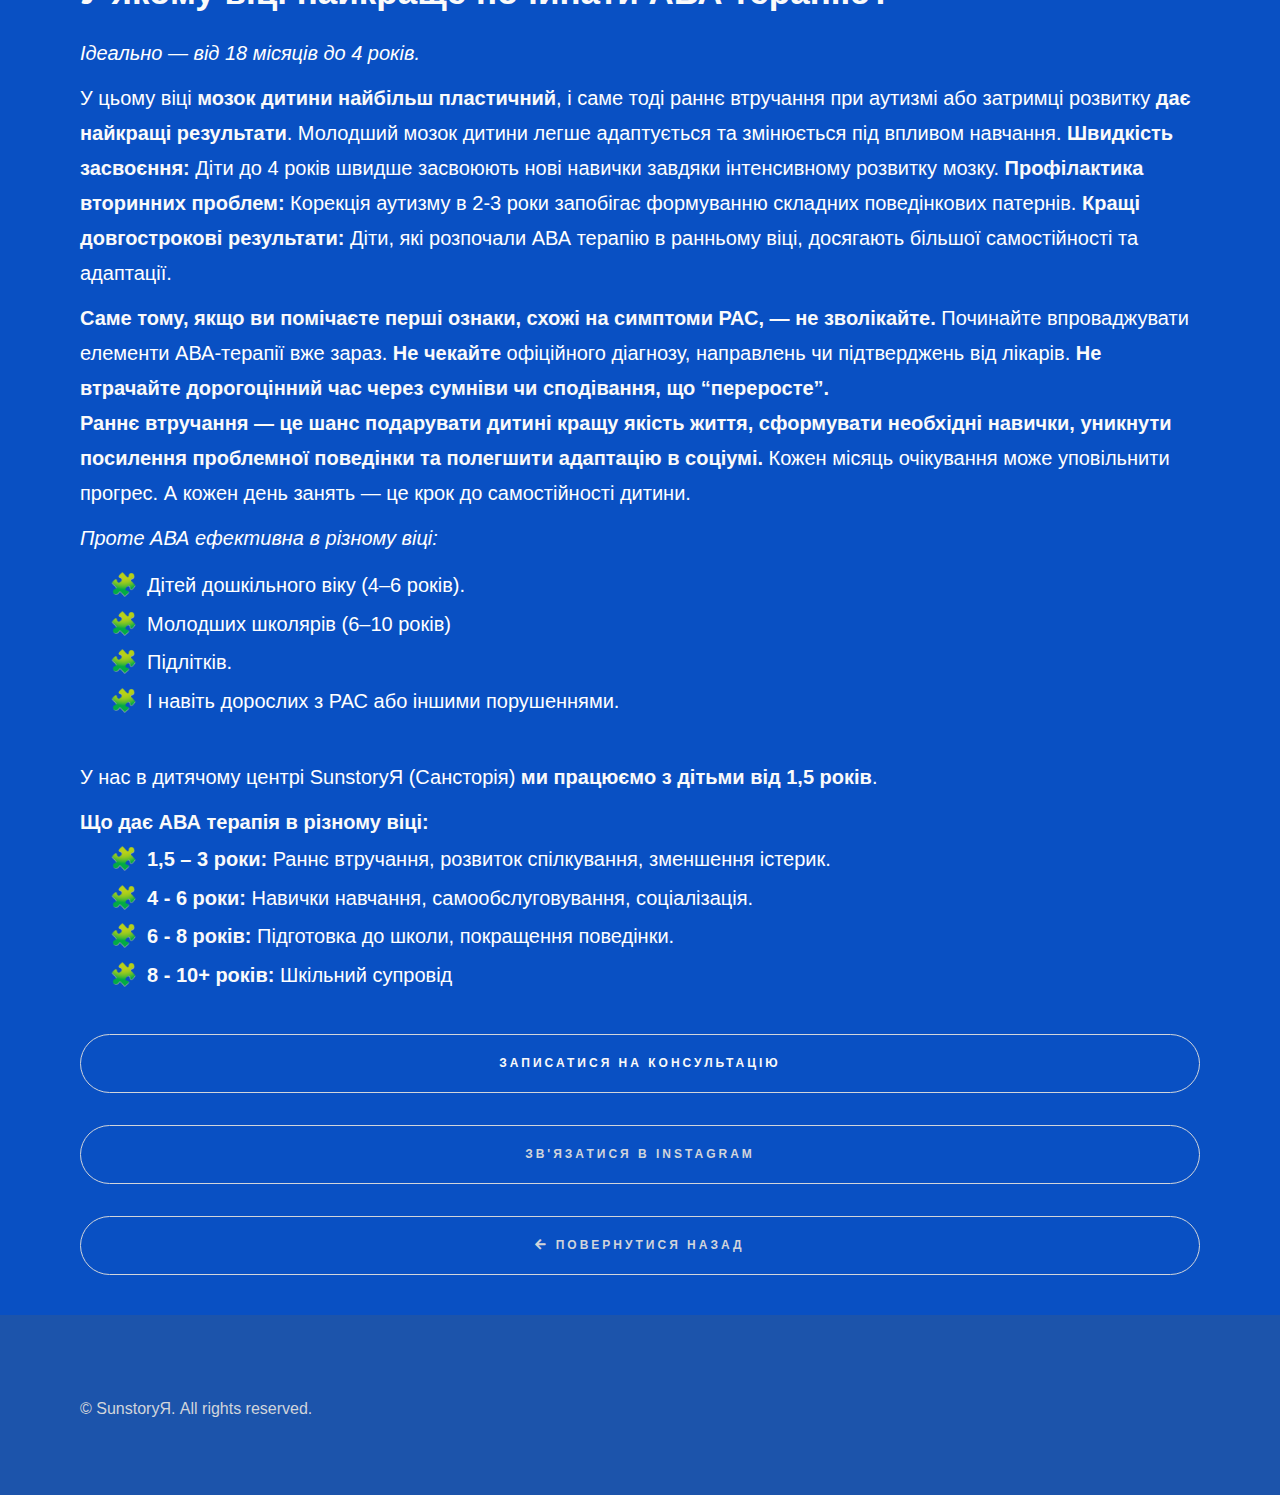
<file: article2.html>
<!DOCTYPE HTML>
<html lang="uk">

<head>
    <!-- Google Tag Manager -->
    <script>(function (w, d, s, l, i) {
            w[l] = w[l] || []; w[l].push({
                'gtm.start':
                    new Date().getTime(), event: 'gtm.js'
            }); var f = d.getElementsByTagName(s)[0],
                j = d.createElement(s), dl = l != 'dataLayer' ? '&l=' + l : ''; j.async = true; j.src =
                    'https://www.googletagmanager.com/gtm.js?id=' + i + dl; f.parentNode.insertBefore(j, f);
        })(window, document, 'script', 'dataLayer', 'GTM-NNPNFTW9');</script>
    <!-- End Google Tag Manager -->
    <!-- Google tag (gtag.js) -->
    <script async src="https://www.googletagmanager.com/gtag/js?id=G-V6PJ4L3MGV"></script>
    <script>
        window.dataLayer = window.dataLayer || [];
        function gtag() { dataLayer.push(arguments); }
        gtag('js', new Date());

        gtag('config', 'G-V6PJ4L3MGV');
    </script>
    <!-- Meta Pixel Code -->
    <script>
        !function (f, b, e, v, n, t, s) {
            if (f.fbq) return; n = f.fbq = function () {
                n.callMethod ?
                    n.callMethod.apply(n, arguments) : n.queue.push(arguments)
            };
            if (!f._fbq) f._fbq = n; n.push = n; n.loaded = !0; n.version = '2.0';
            n.queue = []; t = b.createElement(e); t.async = !0;
            t.src = v; s = b.getElementsByTagName(e)[0];
            s.parentNode.insertBefore(t, s)
        }(window, document, 'script',
            'https://connect.facebook.net/en_US/fbevents.js');
        fbq('init', '1096750171858375');
        fbq('track', 'PageView');
    </script>
    <noscript><img height="1" width="1" style="display:none"
            src="https://www.facebook.com/tr?id=1096750171858375&ev=PageView&noscript=1" /></noscript>
    <!-- End Meta Pixel Code -->
    <link rel="icon" href="images/favicon2.ico" type="image/x-icon" />

    <title>АВА терапія вік дітей | Раннє втручання аутизм | Коли починати АВА терапію</title>
    <meta name="viewport" content="width=device-width, initial-scale=1">
    <meta name="description"
        content="⚠️ Як розпізнати аутизм у дітей? Симптоми РАС, СДУГ, ЗПР. Коли потрібна АВА терапія. Раннє втручання — шанс на самостійність. Дитячий центр SunstoryЯ у Броварах.">

    <meta name="keywords"
        content="ознаки аутизму у дітей, симптоми РАС, аутизм Бровари, АВА терапія Київ, дитячий центр для дітей з аутизмом, раннє втручання аутизм, поведінкова терапія, ABA терапія, СДУГ, ЗПР, ЗМР, проблемна поведінка, дитячий психолог Бровари, центр SunstoryЯ">

    <meta property="og:title" content="Кому потрібна АВА терапія — ознаки аутизму у дітей | Центр SunstoryЯ">

    <meta property="og:description"
        content="Як розпізнати тривожні сигнали розвитку у дитини: мовлення, соціальні навички, поведінка. Коли потрібне раннє втручання та як АВА терапія допомагає. Центр SunstoryЯ, Бровари.">

    <meta name="robots" content="index, follow">

    <link rel="stylesheet" href="assets/css/main.css" />
    <noscript>
        <link rel="stylesheet" href="assets/css/noscript.css" />
    </noscript>
</head>

<body class="is-preload">
    <!-- Google Tag Manager (noscript) -->
    <noscript><iframe src="https://www.googletagmanager.com/ns.html?id=GTM-NNPNFTW9" height="0" width="0"
            style="display:none;visibility:hidden"></iframe></noscript>
    <!-- End Google Tag Manager (noscript) -->
    <!-- Header -->
    <section id="header" class="wrapper style1-alt" style="padding: 0.5em 2em;">
        <div class="inner articl_header_nav">
            <nav>
                <ul class="actions" style="justify-content: space-between;  margin-bottom: 0;">
                    <li style="width: 250px;"><a aria-label="Повернення на головну" style="width: 100%;"
                            href="index.html" class="button"><i class="fa fa-home"></i> На
                            головну</a></li>
                </ul>
            </nav>
        </div>
    </section>

    <!-- Wrapper -->
    <div id="wrapper">
        <section class="wrapper style1">
            <div class="inner li_icon" style="padding-top: 0">
                <h1>Кому підходить АВА терапія і коли найкраще починати</h1>
                <span class="image fit"><img src="images/1_2resize.webp" alt="" /></span>
                <p style="margin-bottom: 1rem;"><strong>АВА терапія</strong> — це наукова дисципліна і доказовий
                    метод, який
                    <strong>допомагає</strong> дітям
                    з порушеннями
                    розвитку <strong>адаптуватися до життя, навчитися спілкуватися, контролювати поведінку та
                        здобути важливі побутові навички.</strong>
                </p>
                <p style="margin-bottom: 1rem;">Але чи підходить вона вашій дитині? І коли починати?</p>

                <h2>Кому потрібна АВА терапія?</h2>
                <p><i>Найчастіше АВА терапія для дітей рекомендована при таких станах:</i></p>
                <ul>
                    <li><strong>Розлад аутистичного спектру (РАС) - золотий стандарт абілітації </strong>. Дитина має
                        труднощі з мовленням,
                        соціальними контактами, часто демонструє стереотипну або проблемну поведінку.</li>
                    <li><strong>СДУГ (синдром дефіциту уваги з гіперактивністю)</strong>. Дитина імпульсивна, не може
                        зосередитися, має труднощі з дотриманням правил.</li>
                    <li><strong>Проблемна поведінка без діагнозу</strong>. Істерики, агресія, небажання взаємодіяти,
                        проблеми з адаптацією у садочку чи школі.</li>
                    <li><strong>Затримка розвитку навичок самообслуговування</strong>. Наприклад, дитина не вміє
                        користуватись туалетом, не може самостійно їсти або вдягатися.</li>

                </ul>

                <h2>У якому віці найкраще починати АВА терапію?</h2>
                <p><i>Ідеально — від 18 місяців до 4 років.</i></p>
                <p>У цьому віці <strong>мозок дитини найбільш пластичний</strong>, і саме тоді раннє втручання при
                    аутизмі або затримці
                    розвитку <strong>дає найкращі результати</strong>. Молодший мозок дитини легше адаптується та
                    змінюється під впливом навчання. <strong>Швидкість засвоєння:</strong> Діти до 4 років швидше
                    засвоюють нові навички завдяки інтенсивному
                    розвитку мозку. <strong>Профілактика вторинних проблем: </strong>Корекція аутизму в 2-3 роки
                    запобігає формуванню складних поведінкових патернів. <strong>Кращі довгострокові
                        результати:</strong> Діти, які розпочали АВА терапію в ранньому віці, досягають більшої
                    самостійності та
                    адаптації.</p>
                <strong>Саме тому, якщо ви помічаєте перші ознаки, схожі на симптоми РАС, — не
                    зволікайте.</strong>
                Починайте впроваджувати елементи АВА-терапії вже зараз. <strong>Не чекайте</strong> офіційного діагнозу,
                направлень чи
                підтверджень від лікарів. <strong>Не втрачайте дорогоцінний час через сумніви чи сподівання, що
                    “переросте”.</strong>

                <p><strong>Раннє втручання — це шанс подарувати дитині кращу якість життя, сформувати необхідні навички,
                        уникнути
                        посилення проблемної поведінки та полегшити адаптацію в соціумі.</strong> Кожен місяць
                    очікування може
                    уповільнити прогрес. А кожен день занять — це крок до самостійності дитини.</p>

                <p><i>Проте АВА ефективна в різному віці:</i></p>
                <ul>
                    <li>Дітей дошкільного віку (4–6 років).</li>
                    <li>Молодших школярів (6–10 років)</li>
                    <li>Підлітків.</li>
                    <li>І навіть дорослих з РАС або іншими порушеннями.</li>
                </ul>

                <p>У нас в дитячому центрі SunstoryЯ (Сансторія) <strong>ми працюємо з дітьми від 1,5 років</strong>.
                </p>
                <strong>Що дає АВА терапія в різному віці:</strong>
                <ul>
                    <li><strong>1,5 – 3 роки:</strong> Раннє втручання, розвиток спілкування, зменшення істерик.</li>
                    <li><strong>4 - 6 роки:</strong> Навички навчання, самообслуговування, соціалізація.</li>
                    <li><strong>6 - 8 років:</strong> Підготовка до школи, покращення поведінки.</li>
                    <li><strong>8 - 10+ років:</strong> Шкільний супровід </li>
                </ul>

                <div class="actions" style="margin-top: 2rem;">
                    <a href="index.html#contact_form" class="button scrolly" style="width: 100%;"><strong>Записатися на
                            консультацію</strong></a>
                </div>
                <div class="actions" style="margin-top: 2rem;">
                    <a href=" https://ig.me/m/sunstoryj" style="width: 100%;" class="button scrolly" target="_blank"
                        rel="noopener noreferrer" onclick="fbq('track', 'Contact');" aria-label="Напишіть в Messenger">
                        Зв'язатися в Instagram
                    </a>
                </div>
                <div class="actions" style="margin-top: 2rem;">
                    <a aria-label="Повернення до статті на головну" style="width: 100%;"
                        href="javascript:history.back()" class="button"><i class="fa fa-arrow-left"></i> Повернутися
                        назад</a>

                </div>
            </div>
    </div>
    </section>
    </div>

    <!-- Footer -->
    <footer id="footer" class="wrapper style1-alt">
        <div class="inner">
            <ul class="menu">
                <li>&copy; SunstoryЯ. All rights reserved.</li>
            </ul>
        </div>
    </footer>

    <!-- Scripts -->
    <script src="assets/js/jquery.min.js"></script>
    <script src="assets/js/jquery.scrollex.min.js"></script>
    <script src="assets/js/jquery.scrolly.min.js"></script>
    <script src="assets/js/browser.min.js"></script>
    <script src="assets/js/breakpoints.min.js"></script>
    <script src="assets/js/util.js"></script>
    <script src="assets/js/main.js"></script>
</body>

</html>
</file>
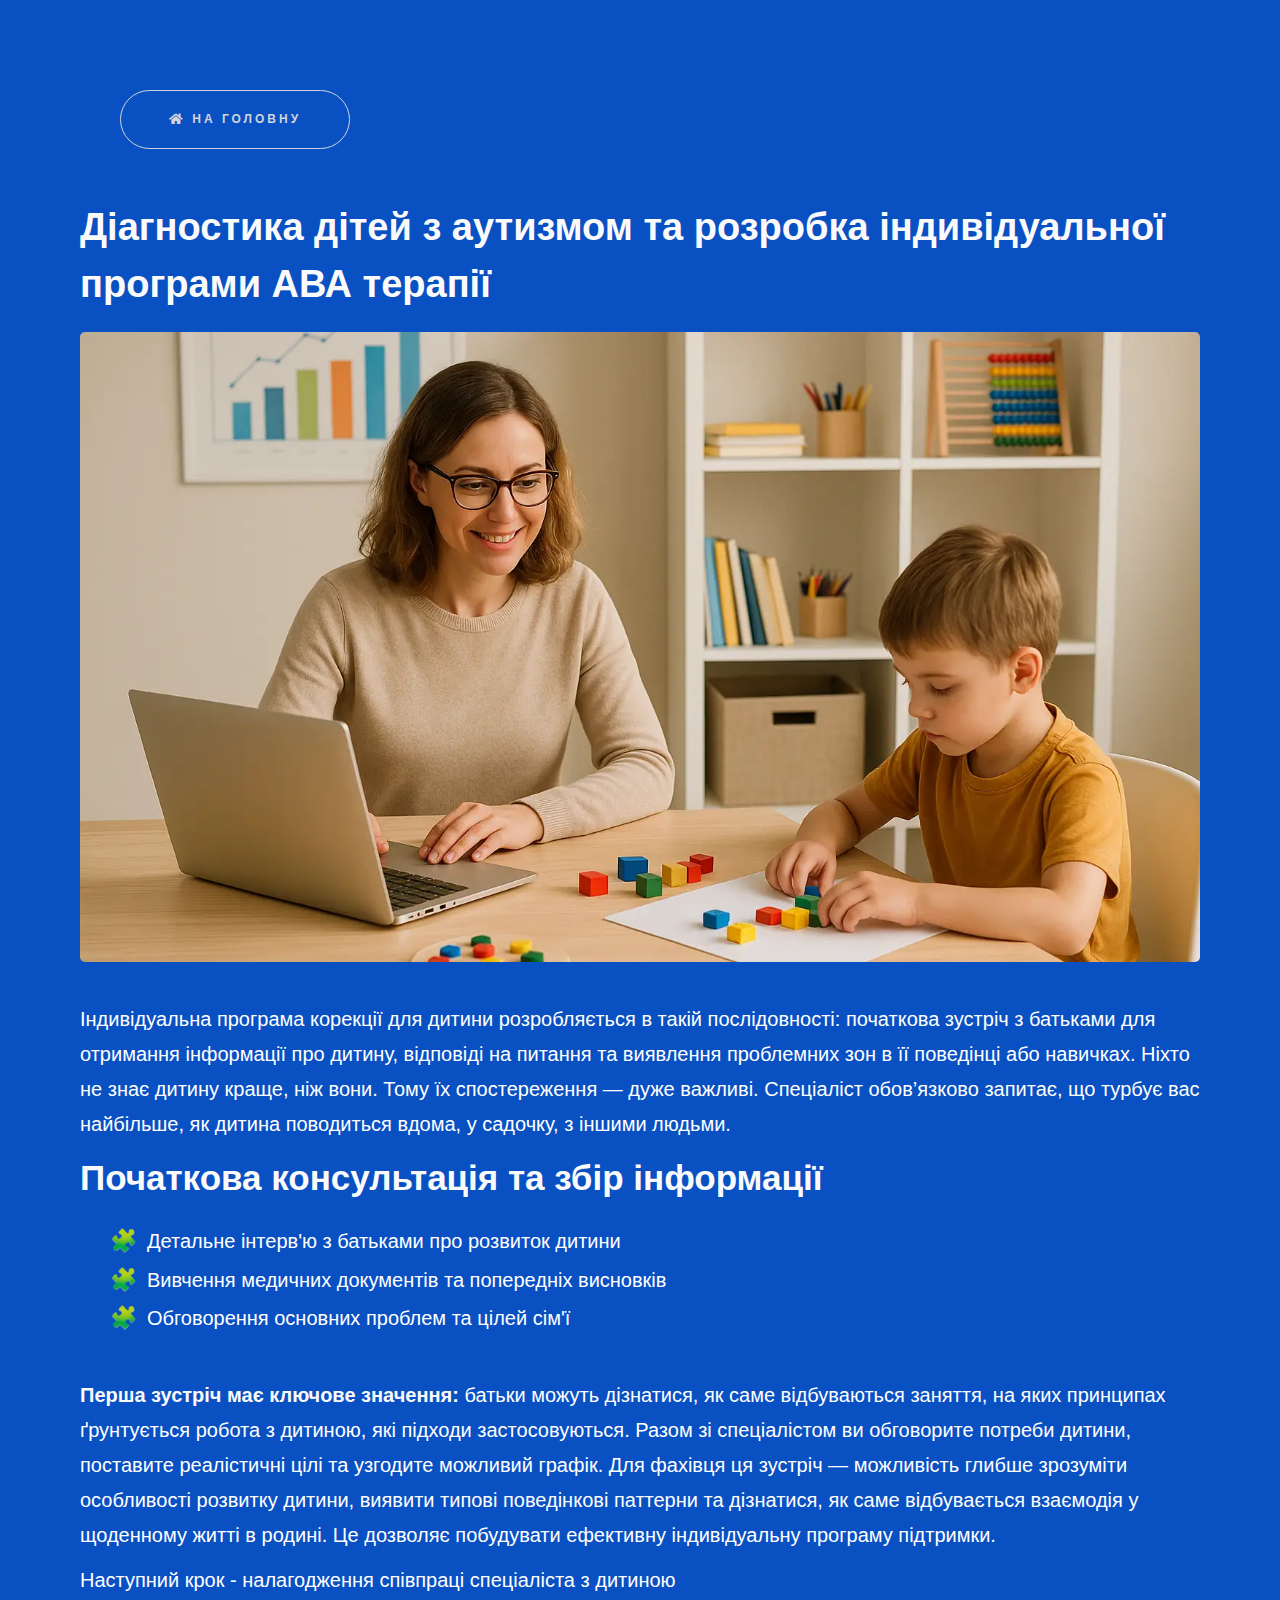
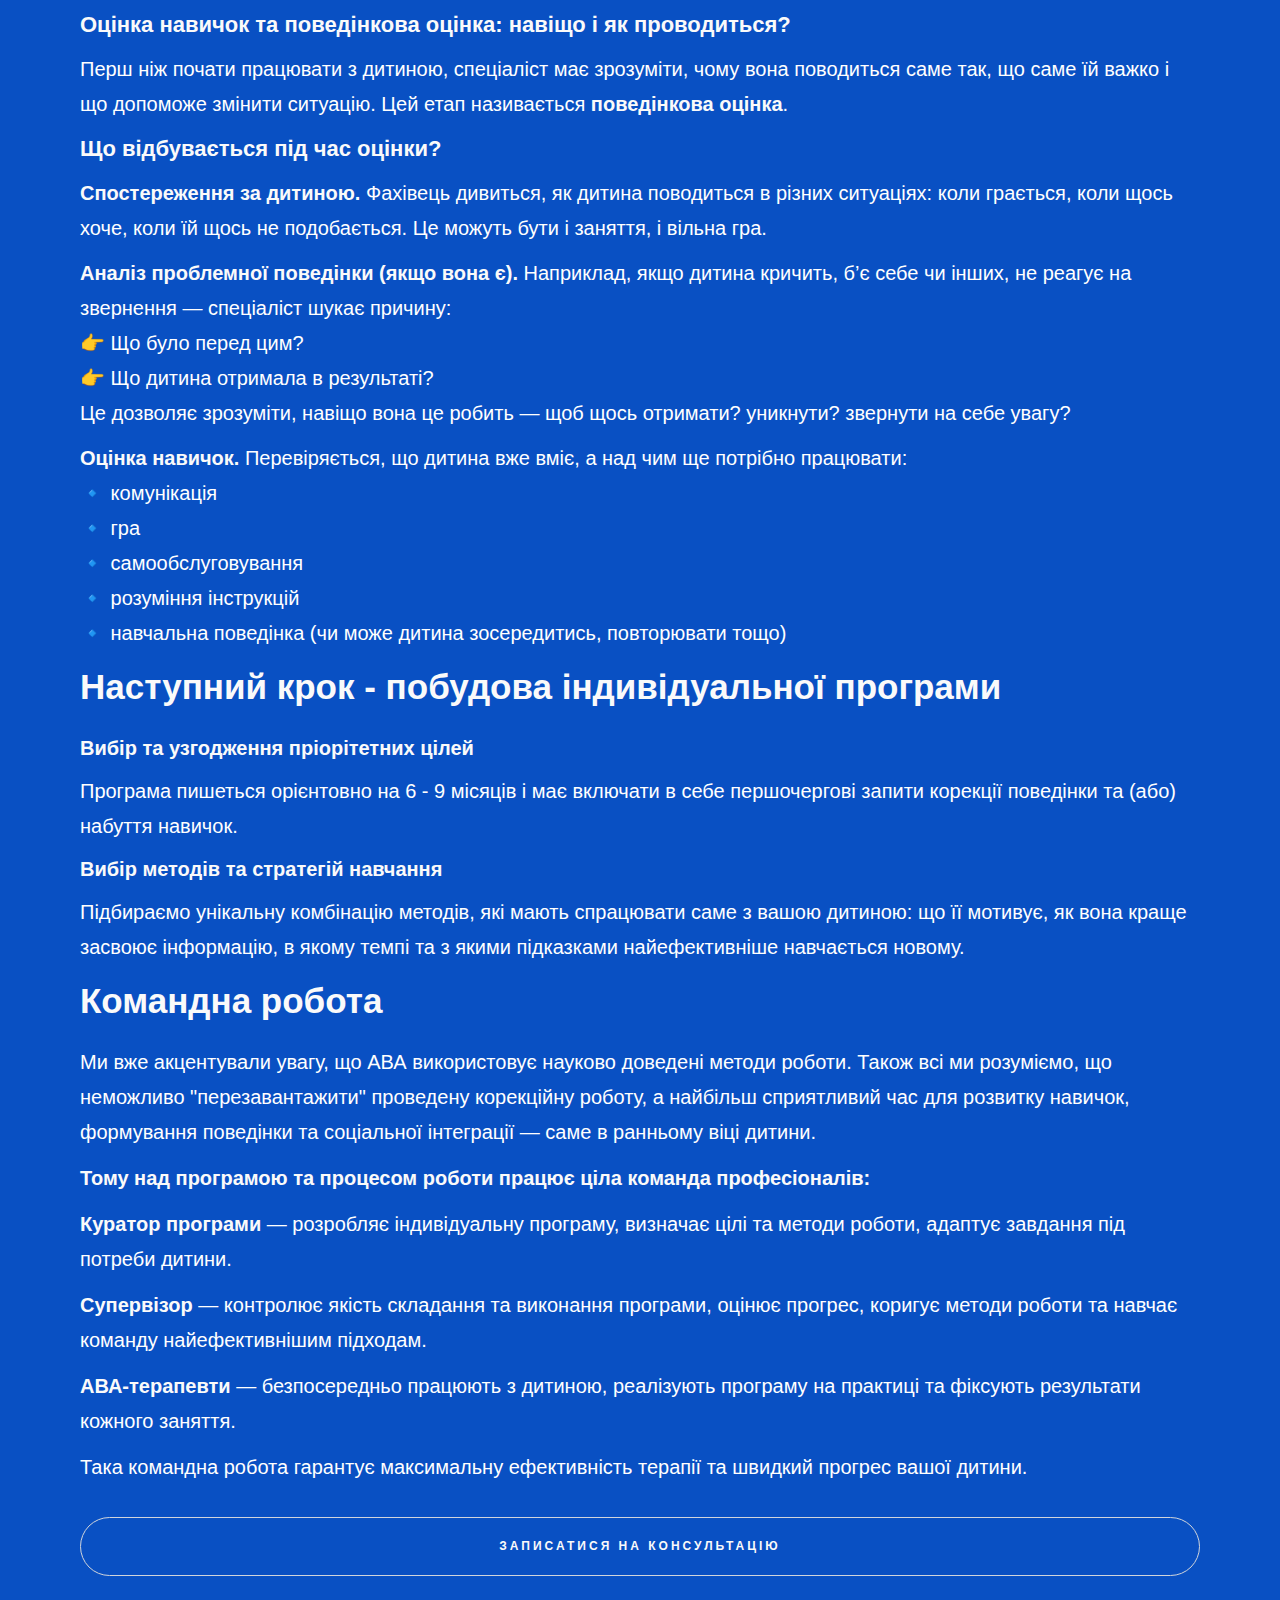
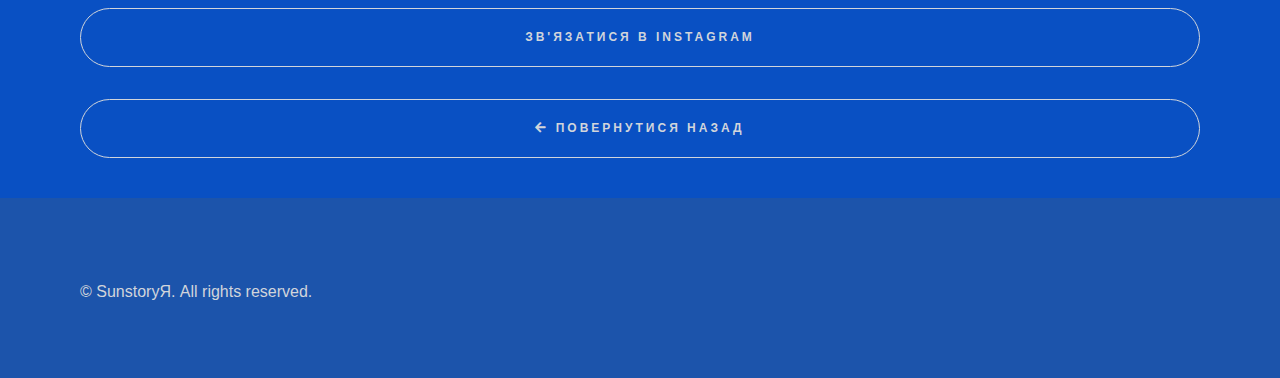
<file: article3.html>
<!DOCTYPE HTML>
<html lang="uk">

<head>

    <!-- Google Tag Manager -->
    <script>(function (w, d, s, l, i) {
            w[l] = w[l] || []; w[l].push({
                'gtm.start':
                    new Date().getTime(), event: 'gtm.js'
            }); var f = d.getElementsByTagName(s)[0],
                j = d.createElement(s), dl = l != 'dataLayer' ? '&l=' + l : ''; j.async = true; j.src =
                    'https://www.googletagmanager.com/gtm.js?id=' + i + dl; f.parentNode.insertBefore(j, f);
        })(window, document, 'script', 'dataLayer', 'GTM-NNPNFTW9');</script>
    <!-- End Google Tag Manager -->
    <!-- Google tag (gtag.js) -->
    <script async src="https://www.googletagmanager.com/gtag/js?id=G-V6PJ4L3MGV"></script>
    <script>
        window.dataLayer = window.dataLayer || [];
        function gtag() { dataLayer.push(arguments); }
        gtag('js', new Date());

        gtag('config', 'G-V6PJ4L3MGV');
    </script>
    <!-- Meta Pixel Code -->
    <script>
        !function (f, b, e, v, n, t, s) {
            if (f.fbq) return; n = f.fbq = function () {
                n.callMethod ?
                    n.callMethod.apply(n, arguments) : n.queue.push(arguments)
            };
            if (!f._fbq) f._fbq = n; n.push = n; n.loaded = !0; n.version = '2.0';
            n.queue = []; t = b.createElement(e); t.async = !0;
            t.src = v; s = b.getElementsByTagName(e)[0];
            s.parentNode.insertBefore(t, s)
        }(window, document, 'script',
            'https://connect.facebook.net/en_US/fbevents.js');
        fbq('init', '1096750171858375');
        fbq('track', 'PageView');
    </script>
    <noscript><img height="1" width="1" style="display:none"
            src="https://www.facebook.com/tr?id=1096750171858375&ev=PageView&noscript=1" /></noscript>
    <!-- End Meta Pixel Code -->
    <link rel="icon" href="images/favicon2.ico" type="image/x-icon" />

    <title>АВА терапія вік дітей | Раннє втручання аутизм | Коли починати АВА терапію</title>
    <meta name="viewport" content="width=device-width, initial-scale=1">
    <meta name="description"
        content="⚠️ Як розпізнати аутизм у дітей? Симптоми РАС, СДУГ, ЗПР. Коли потрібна АВА терапія. Раннє втручання — шанс на самостійність. Дитячий центр SunstoryЯ у Броварах.">

    <meta name="keywords"
        content="ознаки аутизму у дітей, симптоми РАС, аутизм Бровари, АВА терапія Київ, дитячий центр для дітей з аутизмом, раннє втручання аутизм, поведінкова терапія, ABA терапія, СДУГ, ЗПР, ЗМР, проблемна поведінка, дитячий психолог Бровари, центр SunstoryЯ">

    <meta property="og:title" content="Кому потрібна АВА терапія — ознаки аутизму у дітей | Центр SunstoryЯ">

    <meta property="og:description"
        content="Як розпізнати тривожні сигнали розвитку у дитини: мовлення, соціальні навички, поведінка. Коли потрібне раннє втручання та як АВА терапія допомагає. Центр SunstoryЯ, Бровари.">

    <meta name="robots" content="index, follow">

    <link rel="stylesheet" href="assets/css/main.css" />
    <noscript>
        <link rel="stylesheet" href="assets/css/noscript.css" />
    </noscript>
</head>

<body class="is-preload">
    <!-- Google Tag Manager (noscript) -->
    <noscript><iframe src="https://www.googletagmanager.com/ns.html?id=GTM-NNPNFTW9" height="0" width="0"
            style="display:none;visibility:hidden"></iframe></noscript>
    <!-- End Google Tag Manager (noscript) -->
    <!-- Header -->
    <section id="header" class="wrapper style1-alt" style="padding: 0.5em 2em;">
        <div class="inner articl_header_nav">
            <nav>
                <ul class="actions" style="justify-content: space-between;  margin-bottom: 0;">
                    <li style="width: 250px;"><a aria-label="Повернення на головну" style="width: 100%;"
                            href="index.html" class="button"><i class="fa fa-home"></i> На
                            головну</a></li>
                </ul>
            </nav>
        </div>
    </section>

    <!-- Wrapper -->
    <div id="wrapper">
        <section class="wrapper style1">
            <div class="inner li_icon" style="padding-top: 0">
                <h1>Діагностика дітей з аутизмом та розробка індивідуальної програми АВА терапії</h1>
                <span class="image fit"><img src="images/1_3resize.webp" alt="" /></span>
                <p>Індивідуальна програма корекції для дитини розробляється в
                    такій послідовності: початкова зустріч з батьками для отримання інформації про дитину,
                    відповіді на питання та
                    виявлення проблемних зон в її поведінці або навичках. Ніхто не знає дитину краще, ніж вони. Тому їх
                    спостереження — дуже важливі. Спеціаліст обов’язково
                    запитає, що турбує вас найбільше, як дитина поводиться вдома, у садочку, з іншими людьми.</p>
                <h2>Початкова консультація та збір інформації</h2>
                <ul>
                    <li>Детальне інтерв'ю з батьками про розвиток дитини</li>
                    <li>Вивчення медичних документів та попередніх висновків</li>
                    <li>Обговорення основних проблем та цілей сім'ї</li>
                </ul>
                <p><strong>Перша зустріч має ключове значення:</strong>

                    батьки можуть дізнатися, як саме відбуваються заняття, на яких принципах ґрунтується робота з
                    дитиною, які підходи
                    застосовуються. Разом зі спеціалістом ви обговорите потреби дитини, поставите реалістичні цілі та
                    узгодите можливий
                    графік.

                    Для фахівця ця зустріч — можливість глибше зрозуміти особливості розвитку дитини, виявити типові
                    поведінкові паттерни та
                    дізнатися, як саме відбувається взаємодія у щоденному житті в родині. Це дозволяє побудувати
                    ефективну індивідуальну програму підтримки.</p>
                <p>Наступний крок - налагодження співпраці спеціаліста з дитиною</p>
                <h3>Оцінка навичок та поведінкова оцінка: навіщо і як проводиться?</h3>
                <p>Перш ніж почати працювати з дитиною, спеціаліст має зрозуміти, чому вона поводиться саме так, що саме
                    їй важко і що допоможе змінити ситуацію.
                    Цей етап називається <strong>поведінкова оцінка</strong>. </p>
                <h3>Що відбувається під час оцінки?</h3>
                <p><strong>Спостереження за дитиною.</strong>
                    Фахівець дивиться, як дитина поводиться в різних ситуаціях: коли грається, коли щось хоче, коли їй
                    щось не подобається.
                    Це можуть бути і заняття, і вільна гра.</p>
                <p><strong>Аналіз проблемної поведінки (якщо вона є).</strong>
                    Наприклад, якщо дитина кричить, б’є себе чи інших, не реагує на звернення — спеціаліст шукає
                    причину:<br />
                    👉 Що було перед цим?<br />
                    👉 Що дитина отримала в результаті?<br />
                    Це дозволяє зрозуміти, навіщо вона це робить — щоб щось отримати? уникнути? звернути на себе увагу?
                </p>
                <p><strong>Оцінка навичок.</strong>
                    Перевіряється, що дитина вже вміє, а над чим ще потрібно працювати:<br />
                    🔹 комунікація<br />
                    🔹 гра<br />
                    🔹 самообслуговування<br />
                    🔹 розуміння інструкцій<br />
                    🔹 навчальна поведінка (чи може дитина зосередитись, повторювати тощо)</p>
                <h2>Наступний крок - побудова індивідуальної програми</h2>
                <p style="margin-bottom: 0.5rem;"><strong>Вибір та узгодження пріорітетних цілей</strong></p>
                <p style="margin-bottom: 0.5rem;">Програма пишеться орієнтовно на 6 - 9 місяців і має включати в себе
                    першочергові запити корекції поведінки та (або) набуття навичок.</p>
                <p style="margin-bottom: 0.5rem;"><strong>Вибір методів та стратегій навчання</strong></p>
                <p>Підбираємо унікальну комбінацію методів, які мають спрацювати саме з
                    вашою дитиною: що її мотивує, як вона краще засвоює
                    інформацію, в якому темпі та з якими підказками найефективніше навчається новому.</p>
                <h2>Командна робота</h2>
                <p style="margin-bottom: 0.7rem;">Ми вже акцентували увагу, що АВА використовує науково доведені методи
                    роботи. Також всі ми розуміємо,
                    що неможливо
                    "перезавантажити" проведену корекційну роботу, а найбільш сприятливий час для розвитку навичок,
                    формування поведінки
                    та соціальної інтеграції — саме в ранньому віці дитини.</p>

                <p style="margin-bottom: 0.7rem;"><strong>Тому над програмою та процесом роботи працює ціла команда
                        професіоналів:</strong></p>

                <p style="margin-bottom: 0.7rem;"><strong>Куратор програми</strong> — розробляє індивідуальну програму,
                    визначає цілі та методи роботи,
                    адаптує
                    завдання під потреби дитини.</p>

                <p style="margin-bottom: 0.7rem;"><strong>Супервізор</strong> — контролює якість складання та виконання
                    програми,
                    оцінює прогрес, коригує методи роботи та навчає команду найефективнішим підходам.</p>

                <p style="margin-bottom: 0.7rem;"><strong>АВА-терапевти</strong> — безпосередньо працюють з дитиною,
                    реалізують програму на практиці та фіксують результати кожного заняття.</p>

                <p>Така командна робота гарантує максимальну ефективність терапії та швидкий прогрес вашої дитини.</p>
                <div class="actions" style="margin-top: 2rem;">
                    <a href="index.html#contact_form" class="button scrolly" style="width: 100%;"><strong>Записатися на
                            консультацію</strong></a>
                </div>
                <div class="actions" style="margin-top: 2rem;">
                    <a href=" https://ig.me/m/sunstoryj" style="width: 100%;" class="button scrolly" target="_blank"
                        rel="noopener noreferrer" onclick="fbq('track', 'Contact');" aria-label="Напишіть в Messenger">
                        Зв'язатися в Instagram
                    </a>
                </div>
                <div class="actions" style="margin-top: 2rem;">
                    <a aria-label="Повернення до статті на головну" style="width: 100%;" href="index.html#descr_3"
                        class="button"><i class="fa fa-arrow-left"></i> Повернутися назад</a>

                </div>
            </div>
    </div>
    </section>
    </div>

    <!-- Footer -->
    <footer id="footer" class="wrapper style1-alt">
        <div class="inner">
            <ul class="menu">
                <li>&copy; SunstoryЯ. All rights reserved.</li>
            </ul>
        </div>
    </footer>

    <!-- Scripts -->
    <script src="assets/js/jquery.min.js"></script>
    <script src="assets/js/jquery.scrollex.min.js"></script>
    <script src="assets/js/jquery.scrolly.min.js"></script>
    <script src="assets/js/browser.min.js"></script>
    <script src="assets/js/breakpoints.min.js"></script>
    <script src="assets/js/util.js"></script>
    <script src="assets/js/main.js"></script>
</body>

</html>
</file>
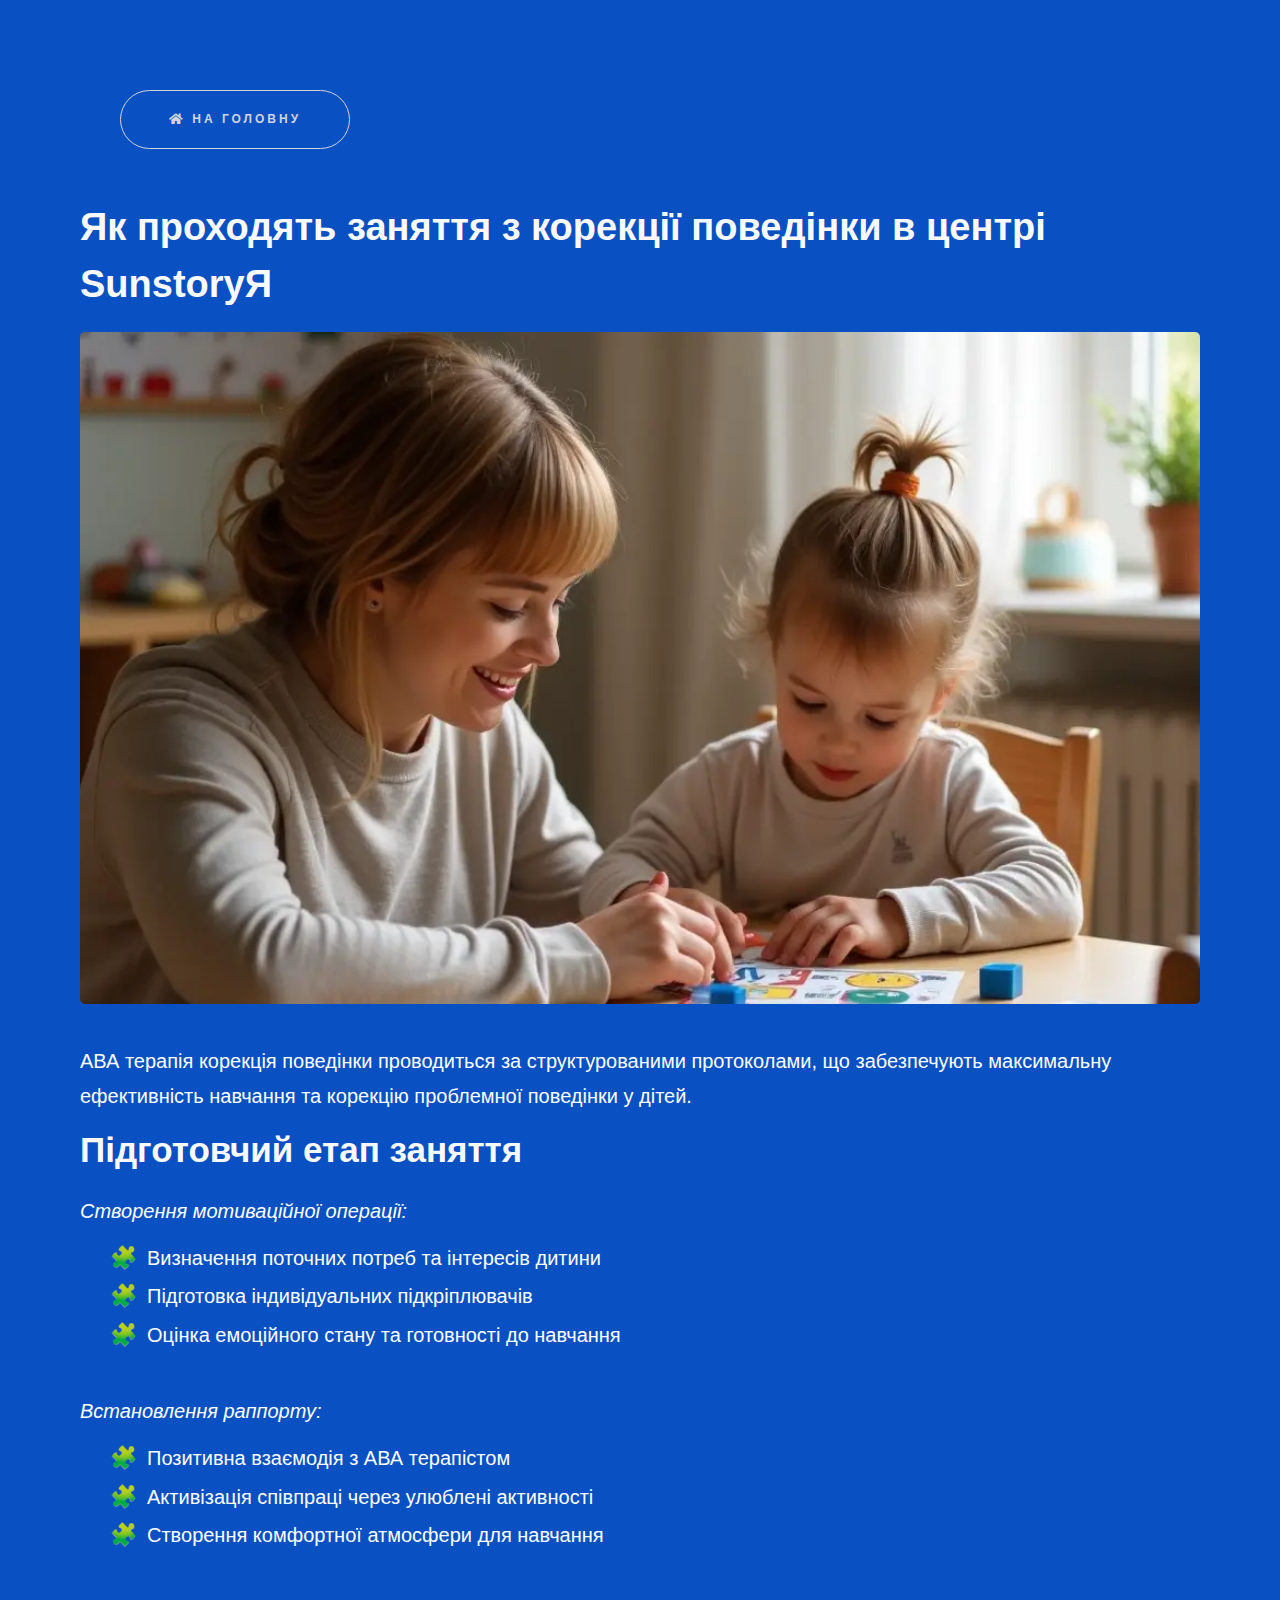
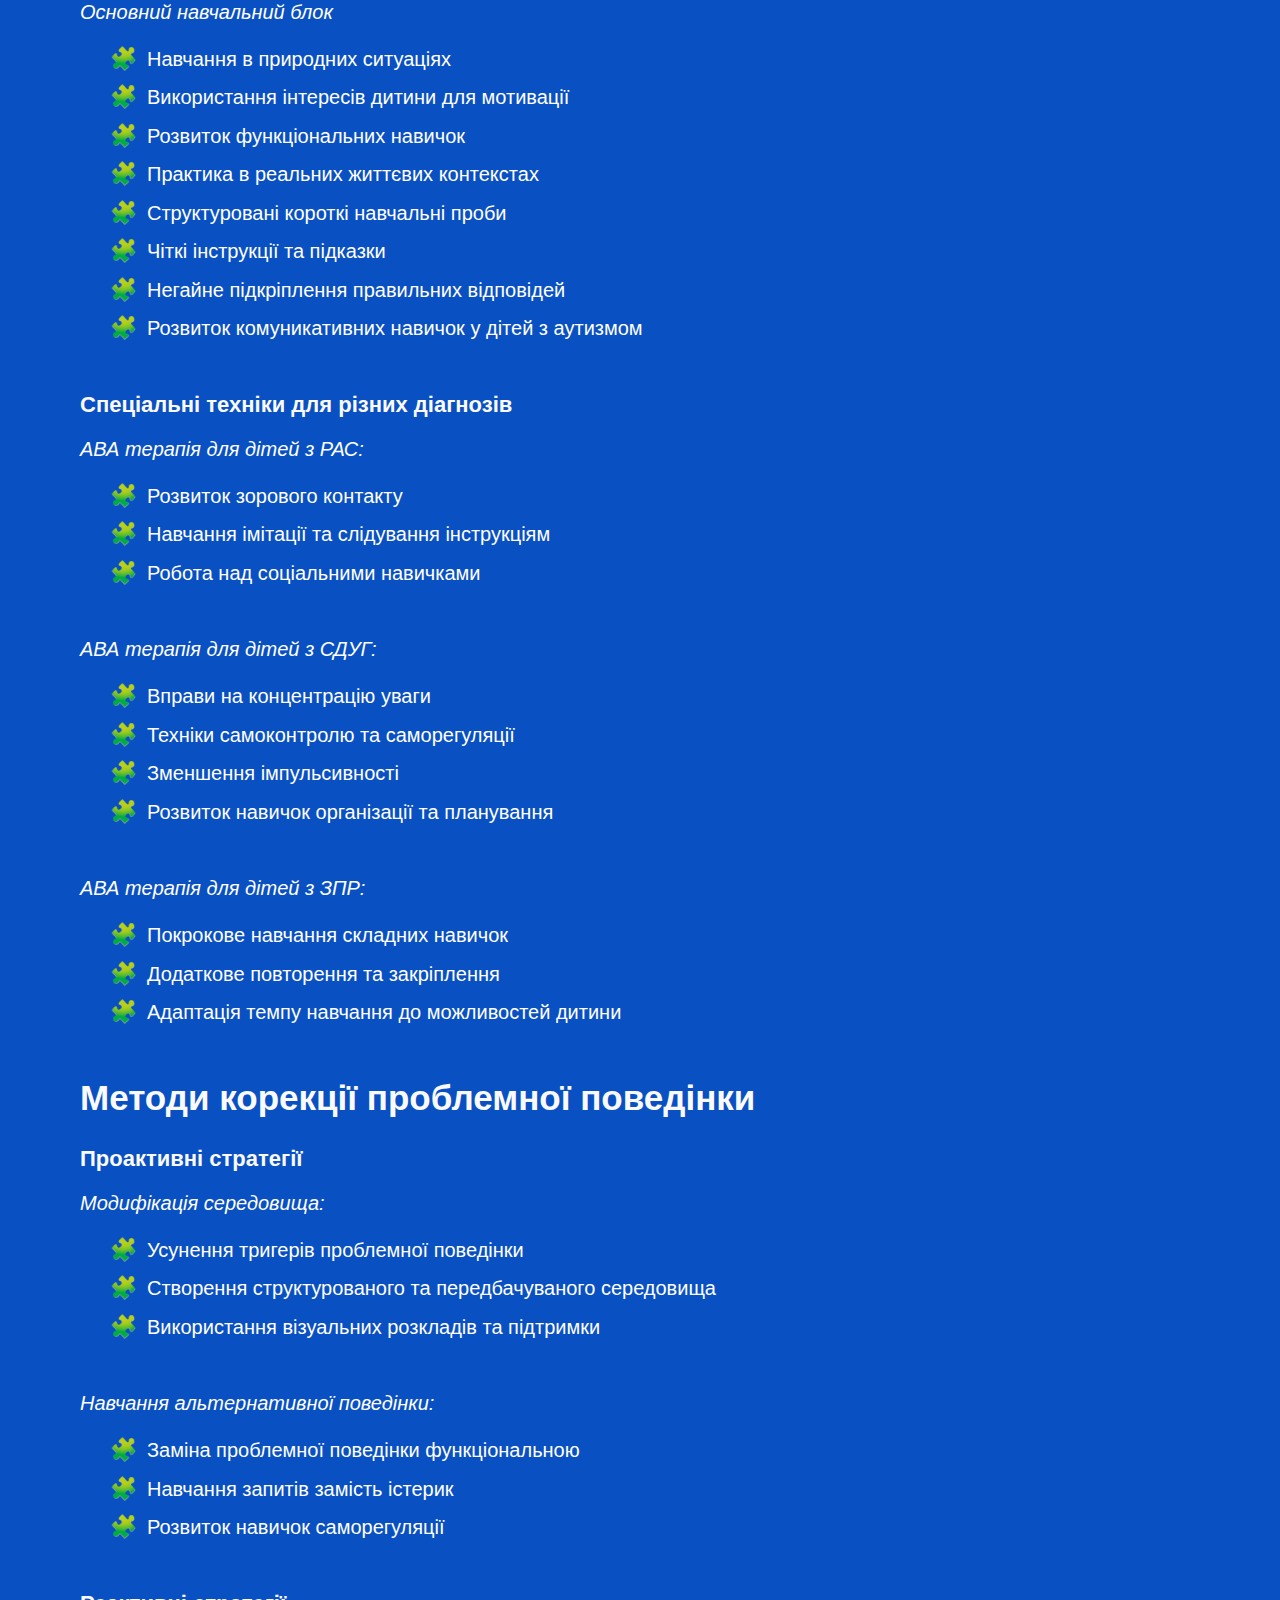
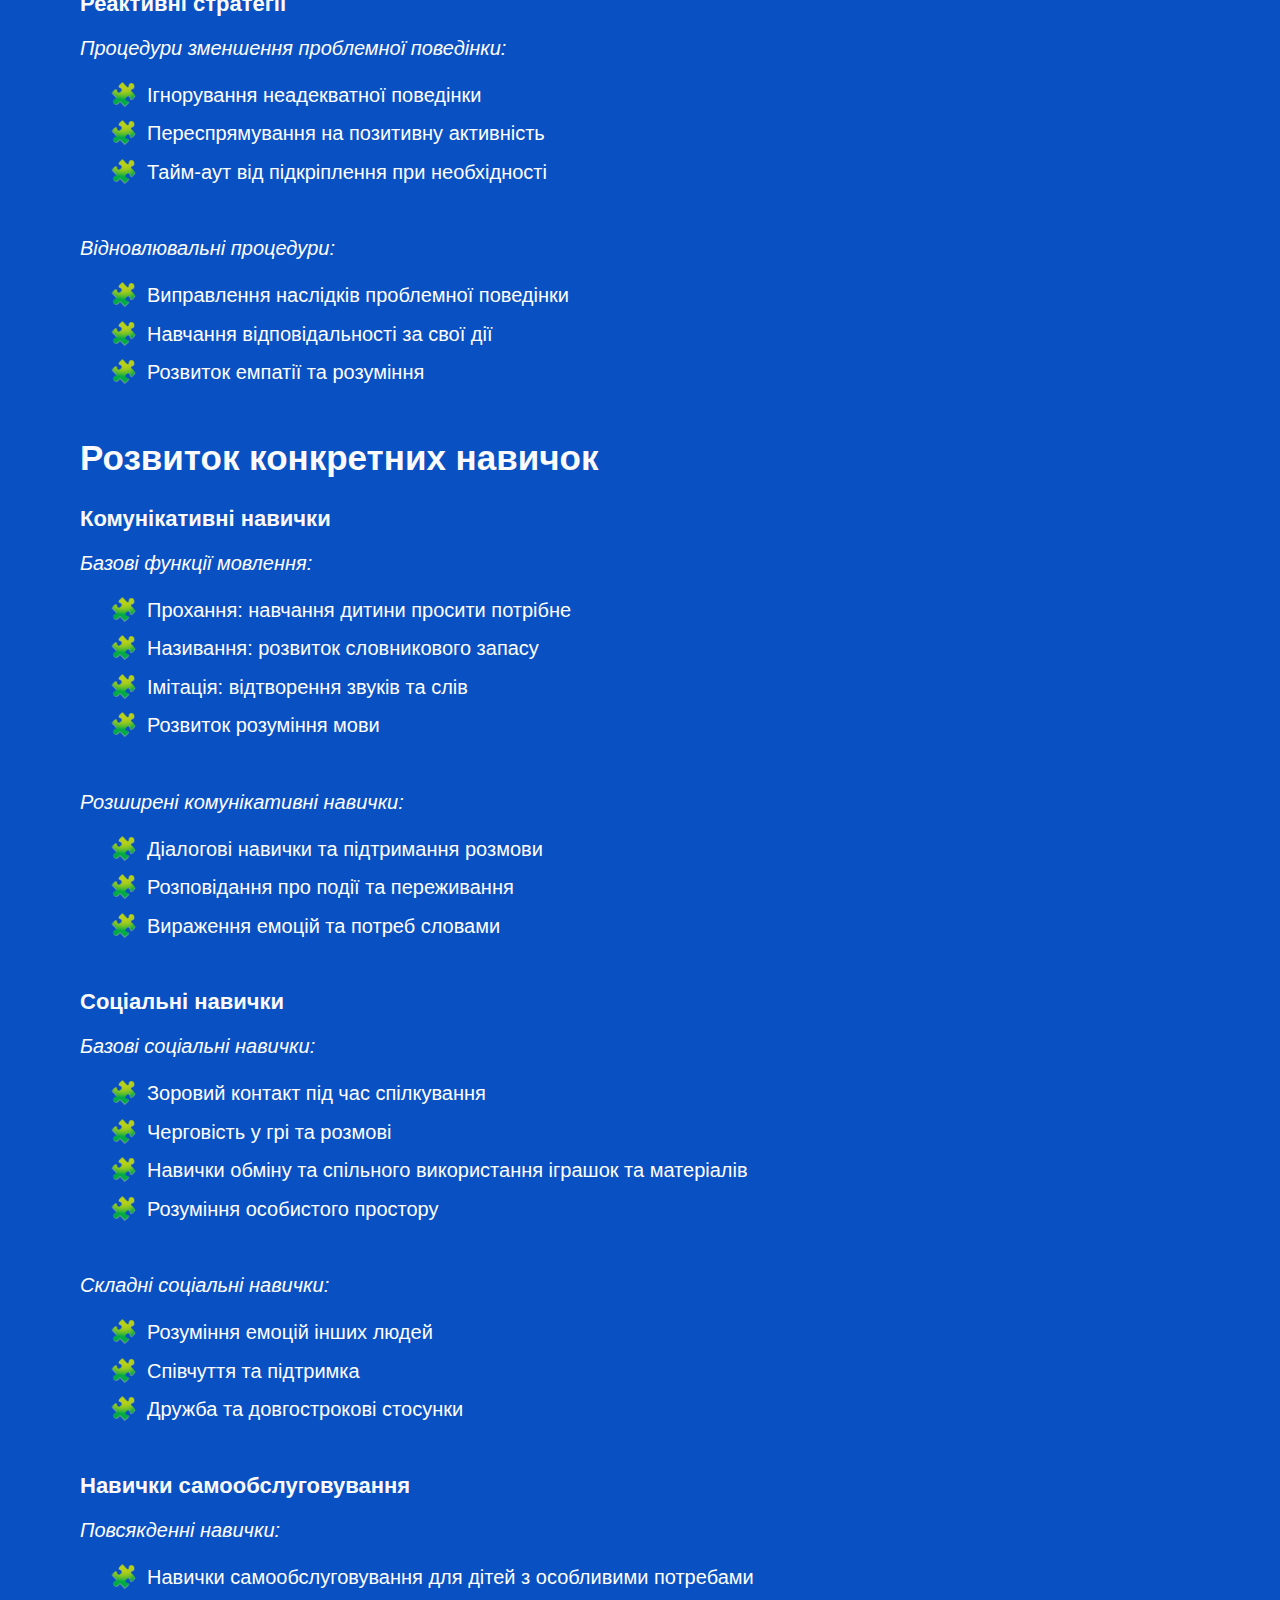
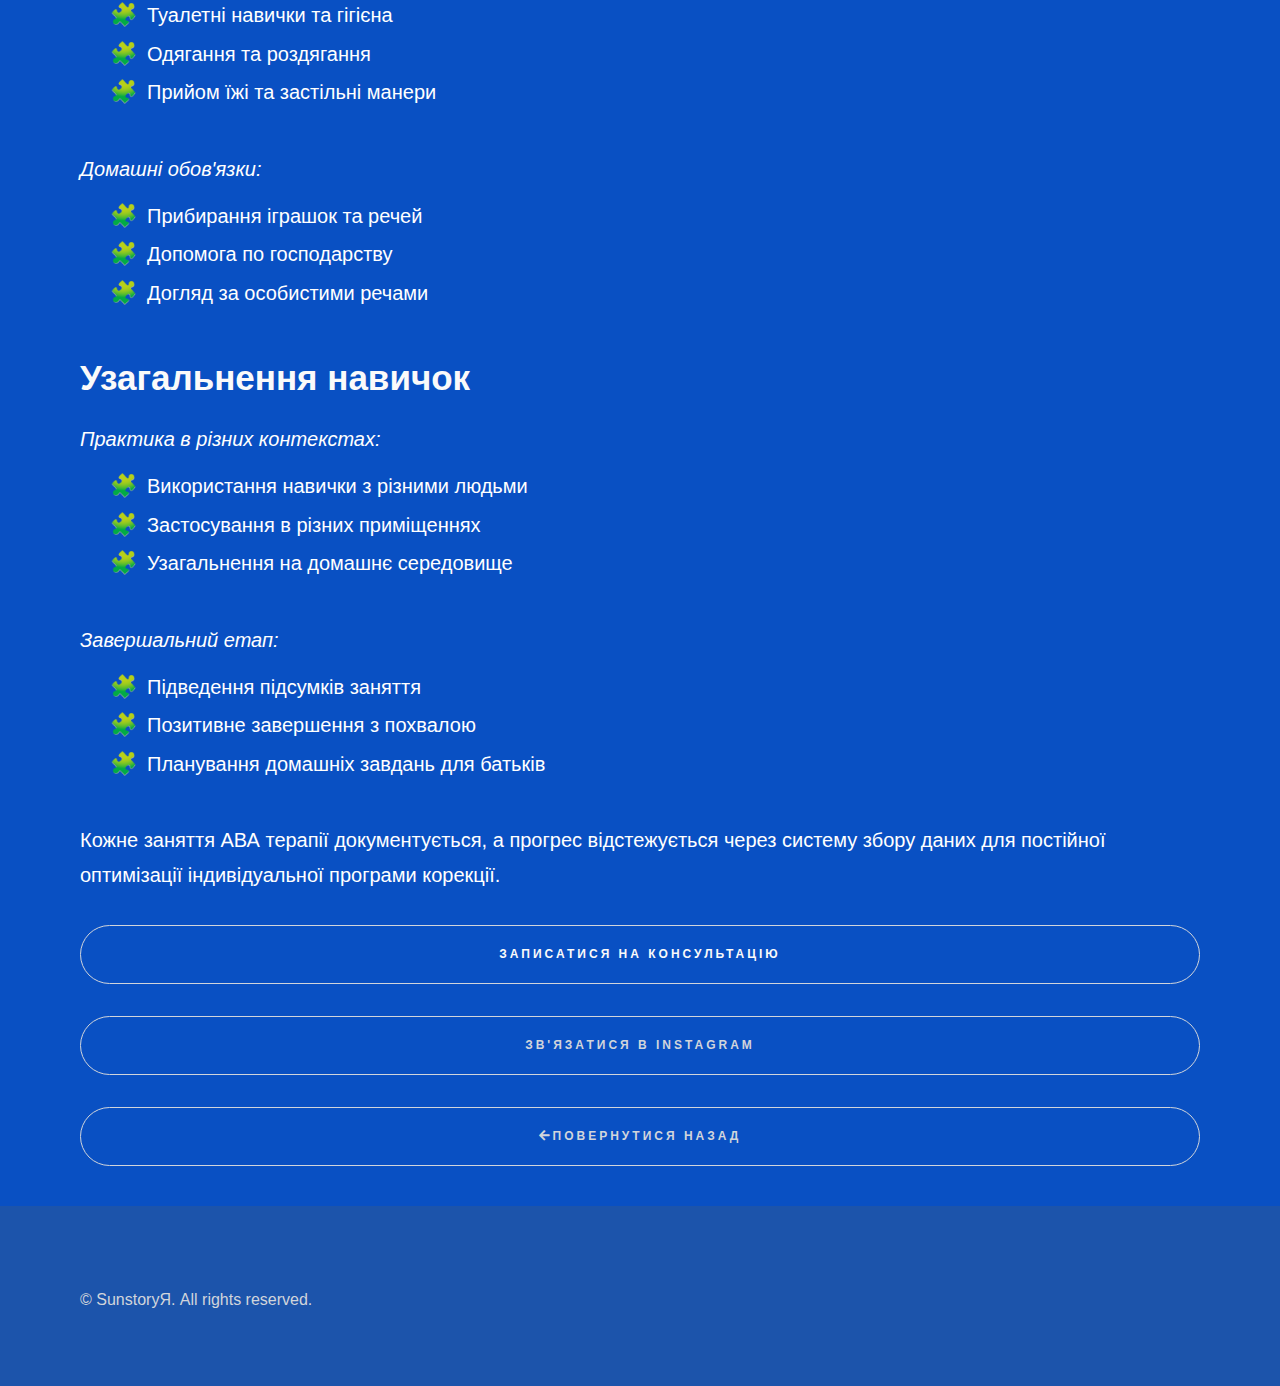
<file: article4.html>
<!DOCTYPE HTML>
<html lang="uk">

<head>
    <!-- Google Tag Manager -->
    <script>(function (w, d, s, l, i) {
            w[l] = w[l] || []; w[l].push({
                'gtm.start':
                    new Date().getTime(), event: 'gtm.js'
            }); var f = d.getElementsByTagName(s)[0],
                j = d.createElement(s), dl = l != 'dataLayer' ? '&l=' + l : ''; j.async = true; j.src =
                    'https://www.googletagmanager.com/gtm.js?id=' + i + dl; f.parentNode.insertBefore(j, f);
        })(window, document, 'script', 'dataLayer', 'GTM-NNPNFTW9');</script>
    <!-- End Google Tag Manager -->
    <!-- Google tag (gtag.js) -->
    <script async src="https://www.googletagmanager.com/gtag/js?id=G-V6PJ4L3MGV"></script>
    <script>
        window.dataLayer = window.dataLayer || [];
        function gtag() { dataLayer.push(arguments); }
        gtag('js', new Date());

        gtag('config', 'G-V6PJ4L3MGV');
    </script>
    <!-- Meta Pixel Code -->
    <script>
        !function (f, b, e, v, n, t, s) {
            if (f.fbq) return; n = f.fbq = function () {
                n.callMethod ?
                    n.callMethod.apply(n, arguments) : n.queue.push(arguments)
            };
            if (!f._fbq) f._fbq = n; n.push = n; n.loaded = !0; n.version = '2.0';
            n.queue = []; t = b.createElement(e); t.async = !0;
            t.src = v; s = b.getElementsByTagName(e)[0];
            s.parentNode.insertBefore(t, s)
        }(window, document, 'script',
            'https://connect.facebook.net/en_US/fbevents.js');
        fbq('init', '1096750171858375');
        fbq('track', 'PageView');
    </script>
    <noscript><img height="1" width="1" style="display:none"
            src="https://www.facebook.com/tr?id=1096750171858375&ev=PageView&noscript=1" /></noscript>
    <!-- End Meta Pixel Code -->
    <link rel="icon" href="images/favicon2.ico" type="image/x-icon" />

    <title>Як проходить АВА терапія | Структура занять корекції поведінки | АВА Бровари</title>
    <meta name="viewport" content="width=device-width, initial-scale=1">
    <meta name="description"
        content="📚 Детально про заняття АВА терапії: структура, методи, техніки корекції поведінки. Дискретне навчання DTT, натуральне навчання NET.">

    <meta name="keywords"
        content="ознаки аутизму у дітей, симптоми РАС, аутизм Бровари, АВА терапія Київ, дитячий центр для дітей з аутизмом, раннє втручання аутизм, поведінкова терапія, ABA терапія, СДУГ, ЗПР, ЗМР, проблемна поведінка, дитячий психолог Бровари, центр SunstoryЯ">

    <meta property="og:title" content="Кому потрібна АВА терапія — ознаки аутизму у дітей | Центр SunstoryЯ">

    <meta property="og:description"
        content="Як розпізнати тривожні сигнали розвитку у дитини: мовлення, соціальні навички, поведінка. Коли потрібне раннє втручання та як АВА терапія допомагає. Центр SunstoryЯ, Бровари.">

    <meta name="robots" content="index, follow">

    <link rel="stylesheet" href="assets/css/main.css" />
    <noscript>
        <link rel="stylesheet" href="assets/css/noscript.css" />
    </noscript>
</head>

<body class="is-preload">
    <!-- Google Tag Manager (noscript) -->
    <noscript><iframe src="https://www.googletagmanager.com/ns.html?id=GTM-NNPNFTW9" height="0" width="0"
            style="display:none;visibility:hidden"></iframe></noscript>
    <!-- End Google Tag Manager (noscript) -->
    <!-- Header -->
    <section id="header" class="wrapper style1-alt" style="padding: 0.5em 2em;">
        <div class="inner articl_header_nav">
            <nav>
                <ul class="actions" style="justify-content: space-between;  margin-bottom: 0;">
                    <li style="width: 250px;"><a aria-label="Повернення на головну" style="width: 100%;"
                            href="index.html" class="button"><i class="fa fa-home"></i> На
                            головну</a></li>
                </ul>
            </nav>
        </div>
    </section>

    <!-- Wrapper -->
    <div id="wrapper">
        <section class="wrapper style1">
            <div class="inner li_icon" style="padding-top: 0">
                <h1>Як проходять заняття з корекції поведінки в центрі SunstoryЯ</h1>
                <span class="image fit"><img src="images/1resize.webp" alt="" /></span>
                <p>АВА терапія корекція поведінки проводиться за структурованими протоколами, що забезпечують
                    максимальну ефективність навчання та корекцію проблемної поведінки у дітей.</p>
                <h2>Підготовчий етап заняття</h2>
                <p><i>Створення мотиваційної операції:</i></p>
                <ul>
                    <li>Визначення поточних потреб та інтересів дитини</li>
                    <li>Підготовка індивідуальних підкріплювачів</li>
                    <li>Оцінка емоційного стану та готовності до навчання</li>
                </ul>
                <p><i>Встановлення раппорту:</i></p>
                <ul>
                    <li>Позитивна взаємодія з АВА терапістом</li>
                    <li>Активізація співпраці через улюблені активності</li>
                    <li>Створення комфортної атмосфери для навчання</li>
                </ul>
                <p><i>Основний навчальний блок</i></p>
                <ul>
                    <li>Навчання в природних ситуаціях</li>
                    <li>Використання інтересів дитини для мотивації</li>
                    <li>Розвиток функціональних навичок</li>
                    <li>Практика в реальних життєвих контекстах</li>
                    <li>Структуровані короткі навчальні проби</li>
                    <li>Чіткі інструкції та підказки</li>
                    <li>Негайне підкріплення правильних відповідей</li>
                    <li>Розвиток комуникативних навичок у дітей з аутизмом</li>
                </ul>
                <h3>Спеціальні техніки для різних діагнозів</h3>
                <p><i>АВА терапія для дітей з РАС:</i>
                <ul>
                    <li>Розвиток зорового контакту</li>
                    <li>Навчання імітації та слідування інструкціям</li>
                    <li>Робота над соціальними навичками</li>
                </ul>
                <p><i>АВА терапія для дітей з СДУГ:</i>
                <ul>
                    <li>Вправи на концентрацію уваги</li>
                    <li>Техніки самоконтролю та саморегуляції</li>
                    <li>Зменшення імпульсивності</li>
                    <li>Розвиток навичок організації та планування</li>
                </ul>
                <p><i>АВА терапія для дітей з ЗПР:</i>
                <ul>
                    <li>Покрокове навчання складних навичок</li>
                    <li>Додаткове повторення та закріплення</li>
                    <li>Адаптація темпу навчання до можливостей дитини</li>
                </ul>
                <h2>Методи корекції проблемної поведінки</h2>
                <h3>Проактивні стратегії</h3>
                <p><i>Модифікація середовища:</i>
                <ul>
                    <li>Усунення тригерів проблемної поведінки</li>
                    <li>Створення структурованого та передбачуваного середовища</li>
                    <li>Використання візуальних розкладів та підтримки</li>
                </ul>
                <p><i>Навчання альтернативної поведінки:</i></p>
                <ul>
                    <li>Заміна проблемної поведінки функціональною</li>
                    <li>Навчання запитів замість істерик</li>
                    <li>Розвиток навичок саморегуляції</li>
                </ul>
                <h3>Реактивні стратегії</h3>
                <p><i>Процедури зменшення проблемної поведінки:</i></p>
                <ul>
                    <li>Ігнорування неадекватної поведінки</li>
                    <li>Переспрямування на позитивну активність</li>
                    <li>Тайм-аут від підкріплення при необхідності</li>
                </ul>
                <p><i>Відновлювальні процедури:</i></p>
                <ul>
                    <li>Виправлення наслідків проблемної поведінки</li>
                    <li>Навчання відповідальності за свої дії</li>
                    <li>Розвиток емпатії та розуміння</li>
                </ul>
                <h2>Розвиток конкретних навичок</h2>
                <h3>Комунікативні навички</h3>
                <p><i>Базові функції мовлення:</i></p>
                <ul>
                    <li>Прохання: навчання дитини просити потрібне</li>
                    <li>Називання: розвиток словникового запасу</li>
                    <li>Імітація: відтворення звуків та слів</li>
                    <li>Розвиток розуміння мови</li>
                </ul>
                <p><i>Розширені комунікативні навички:</i></p>
                <ul>
                    <li>Діалогові навички та підтримання розмови</li>
                    <li>Розповідання про події та переживання</li>
                    <li>Вираження емоцій та потреб словами</li>
                </ul>
                <h3>Соціальні навички</h3>
                <p><i>Базові соціальні навички:</i></p>
                <ul>
                    <li>Зоровий контакт під час спілкування</li>
                    <li>Черговість у грі та розмові</li>
                    <li>Навички обміну та спільного використання іграшок та матеріалів</li>
                    <li>Розуміння особистого простору</li>
                </ul>
                <p><i>Складні соціальні навички:</i></p>
                <ul>
                    <li>Розуміння емоцій інших людей</li>
                    <li>Співчуття та підтримка</li>
                    <li>Дружба та довгострокові стосунки</li>
                </ul>

                <h3>Навички самообслуговування</h3>

                <p><i>Повсякденні навички:</i></p>
                <ul>
                    <li>Навички самообслуговування для дітей з особливими потребами</li>
                    <li>Туалетні навички та гігієна</li>
                    <li>Одягання та роздягання</li>
                    <li>Прийом їжі та застільні манери</li>
                </ul>
                <p><i>Домашні обов'язки:</i></p>
                <ul>
                    <li>Прибирання іграшок та речей</li>
                    <li>Допомога по господарству</li>
                    <li>Догляд за особистими речами</li>
                </ul>
                <h2>Узагальнення навичок</h2>
                <p><i>Практика в різних контекстах:</i></p>
                <ul>
                    <li>Використання навички з різними людьми</li>
                    <li>Застосування в різних приміщеннях</li>
                    <li>Узагальнення на домашнє середовище</li>
                </ul>
                <p><i>Завершальний етап:</i></p>
                <ul>
                    <li>Підведення підсумків заняття</li>
                    <li>Позитивне завершення з похвалою</li>
                    <li>Планування домашніх завдань для батьків</li>
                </ul>

                <p>Кожне заняття АВА терапії документується, а прогрес відстежується через систему збору даних для
                    постійної оптимізації індивідуальної програми корекції.</p>
                <div class="actions" style="margin-top: 2rem;">
                    <a href="index.html#contact_form" class="button scrolly" style="width: 100%;"><strong>Записатися на
                            консультацію</strong></a>
                </div>
                <div class="actions" style="margin-top: 2rem;">
                    <a href=" https://ig.me/m/sunstoryj" style="width: 100%;" class="button scrolly" target="_blank"
                        rel="noopener noreferrer" onclick="fbq('track', 'Contact');" aria-label="Напишіть в Messenger">
                        Зв'язатися в Instagram
                    </a>
                </div>
                <div class="actions" style="margin-top: 2rem;">
                    <a aria-label="Повернення до статті на головну" style="width: 100%;" href="index.html#descr_4"
                        class="button"><i class="fa fa-arrow-left"></i>Повернутися назад</a>

                </div>
            </div>
    </div>
    </section>
    </div>

    <!-- Footer -->
    <footer id="footer" class="wrapper style1-alt">
        <div class="inner">
            <ul class="menu">
                <li>&copy; SunstoryЯ. All rights reserved.</li>
            </ul>
        </div>
    </footer>

    <!-- Scripts -->
    <script src="assets/js/jquery.min.js"></script>
    <script src="assets/js/jquery.scrollex.min.js"></script>
    <script src="assets/js/jquery.scrolly.min.js"></script>
    <script src="assets/js/browser.min.js"></script>
    <script src="assets/js/breakpoints.min.js"></script>
    <script src="assets/js/util.js"></script>
    <script src="assets/js/main.js"></script>
</body>

</html>
</file>
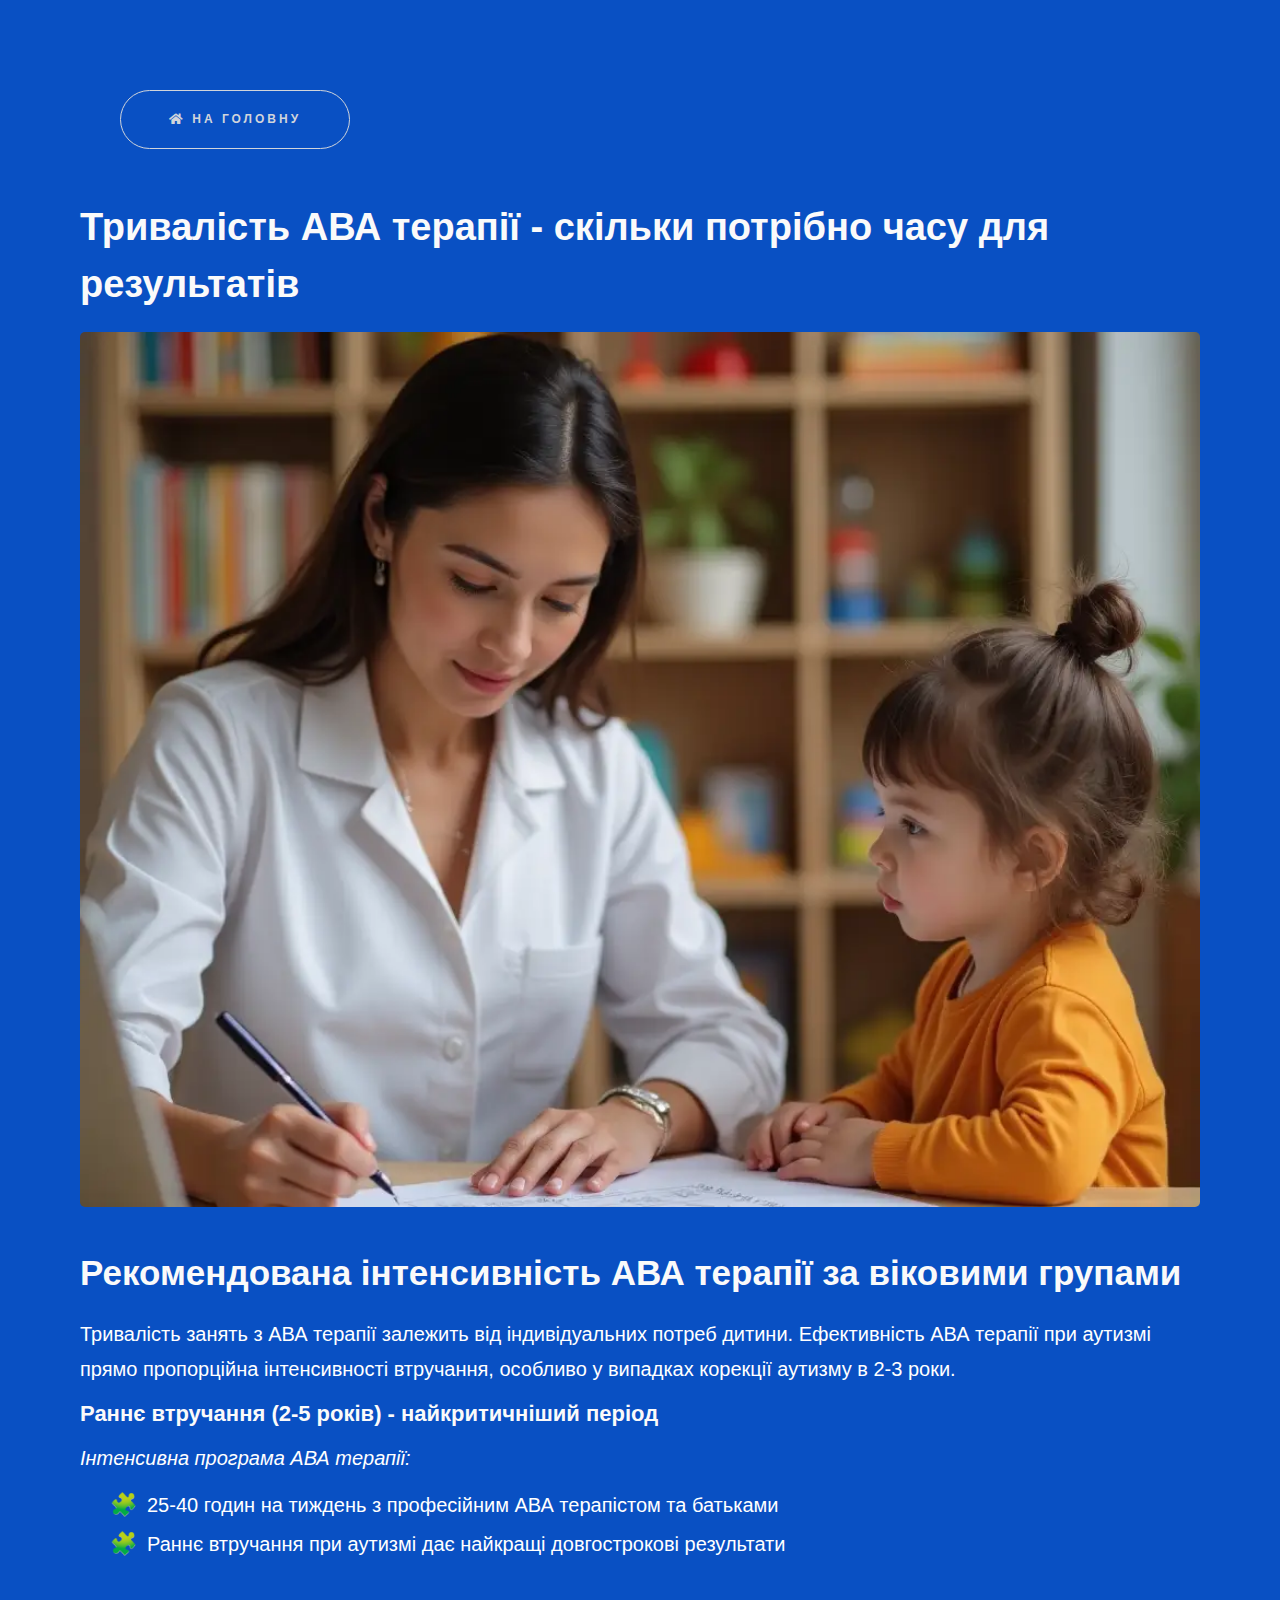
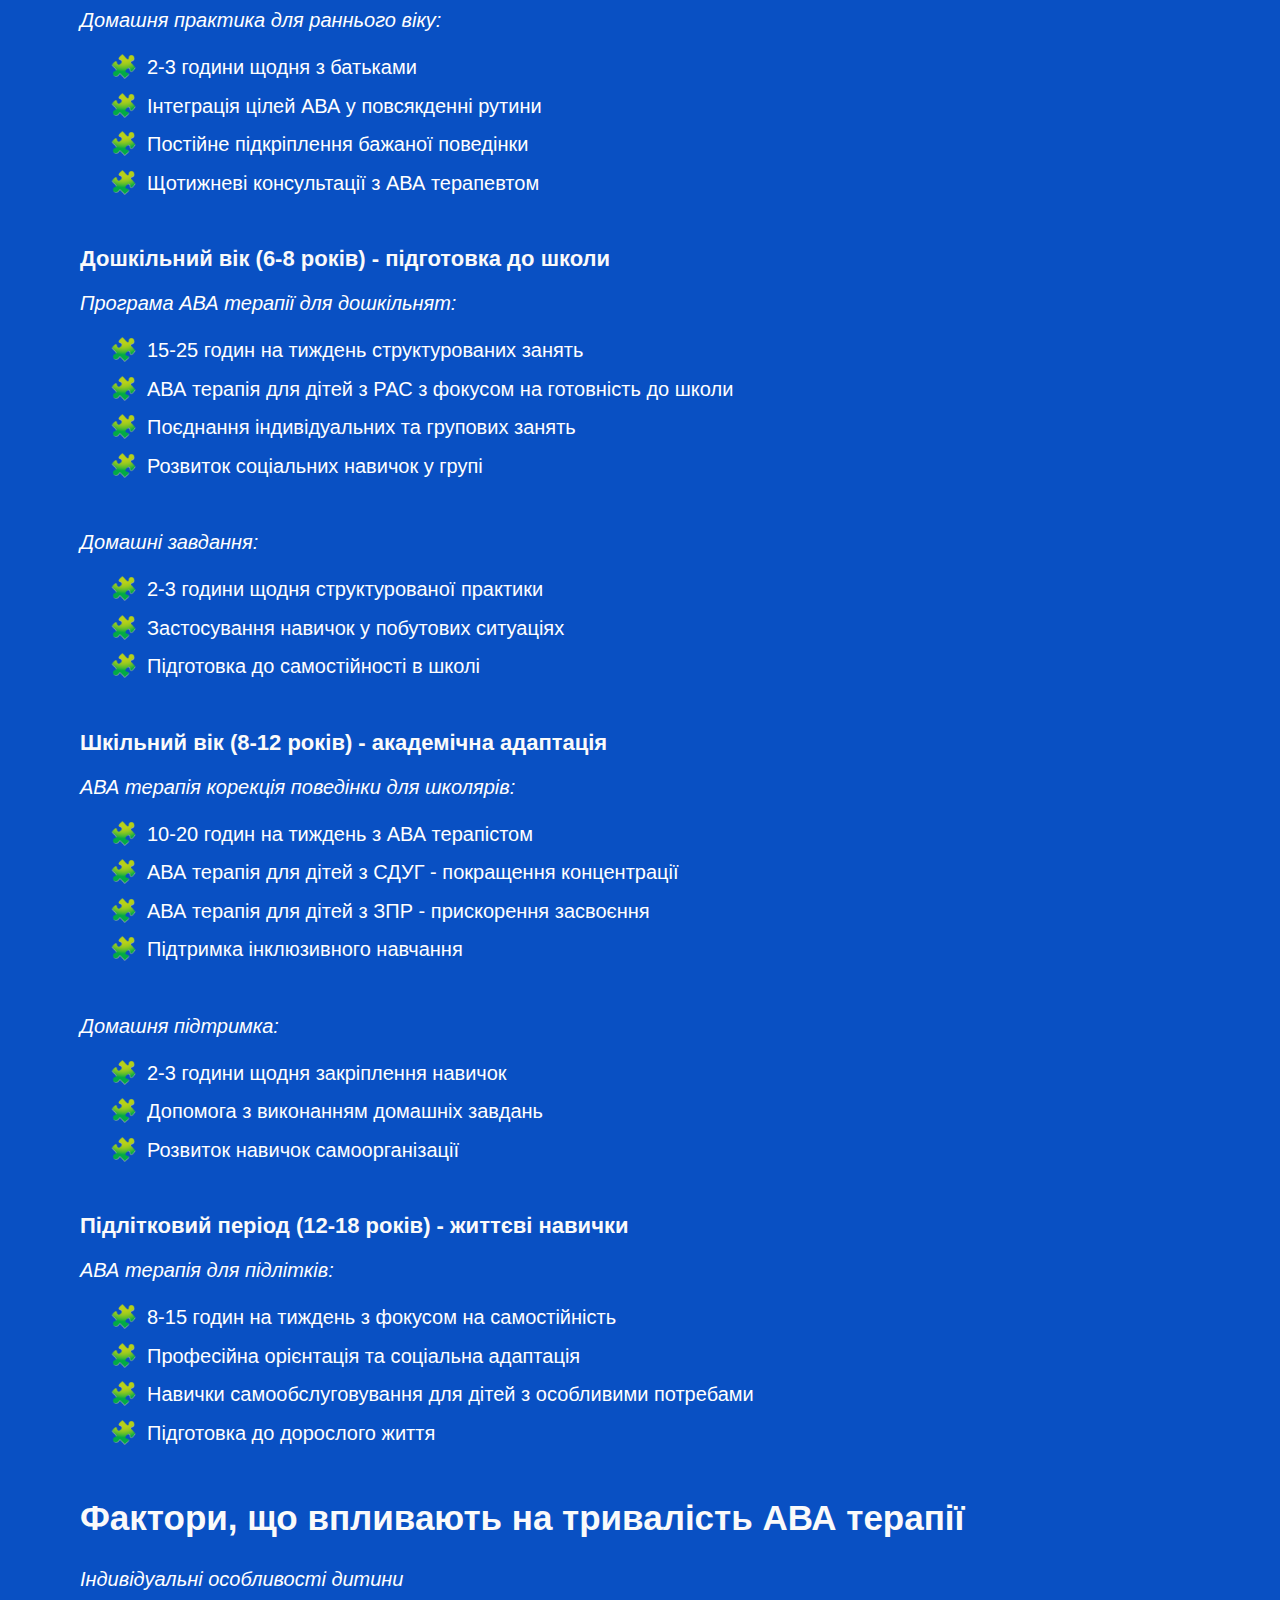
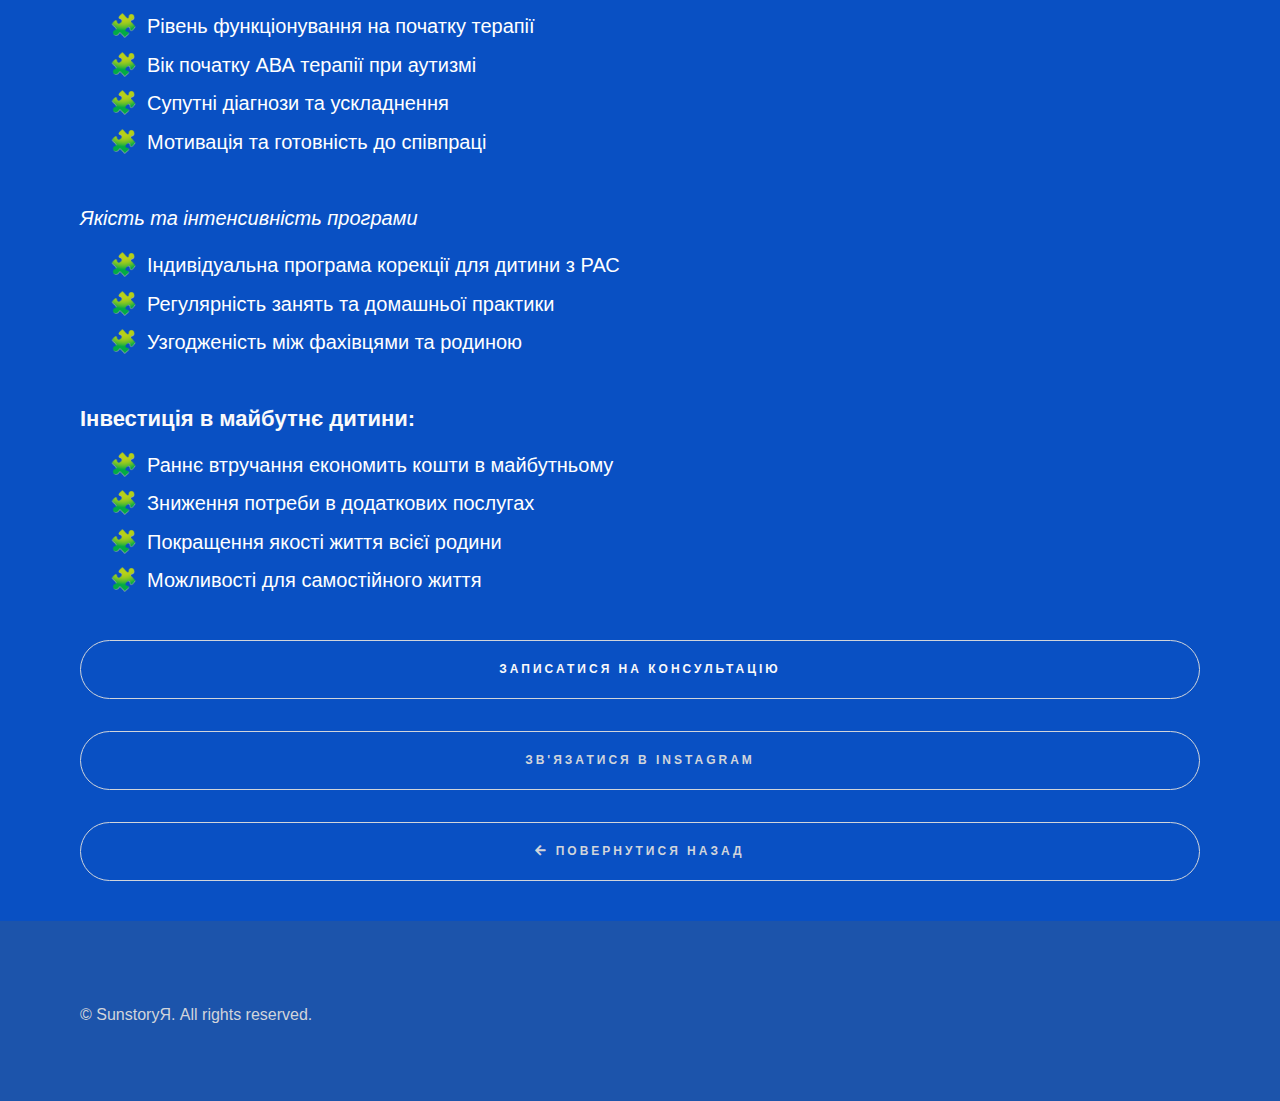
<file: article5.html>
<!DOCTYPE HTML>
<html lang="uk">

<head>
    <!-- Google Tag Manager -->
    <script>(function (w, d, s, l, i) {
            w[l] = w[l] || []; w[l].push({
                'gtm.start':
                    new Date().getTime(), event: 'gtm.js'
            }); var f = d.getElementsByTagName(s)[0],
                j = d.createElement(s), dl = l != 'dataLayer' ? '&l=' + l : ''; j.async = true; j.src =
                    'https://www.googletagmanager.com/gtm.js?id=' + i + dl; f.parentNode.insertBefore(j, f);
        })(window, document, 'script', 'dataLayer', 'GTM-NNPNFTW9');</script>
    <!-- End Google Tag Manager -->
    <!-- Google tag (gtag.js) -->
    <script async src="https://www.googletagmanager.com/gtag/js?id=G-V6PJ4L3MGV"></script>
    <script>
        window.dataLayer = window.dataLayer || [];
        function gtag() { dataLayer.push(arguments); }
        gtag('js', new Date());

        gtag('config', 'G-V6PJ4L3MGV');
    </script>
    <!-- Meta Pixel Code -->
    <script>
        !function (f, b, e, v, n, t, s) {
            if (f.fbq) return; n = f.fbq = function () {
                n.callMethod ?
                    n.callMethod.apply(n, arguments) : n.queue.push(arguments)
            };
            if (!f._fbq) f._fbq = n; n.push = n; n.loaded = !0; n.version = '2.0';
            n.queue = []; t = b.createElement(e); t.async = !0;
            t.src = v; s = b.getElementsByTagName(e)[0];
            s.parentNode.insertBefore(t, s)
        }(window, document, 'script',
            'https://connect.facebook.net/en_US/fbevents.js');
        fbq('init', '1096750171858375');
        fbq('track', 'PageView');
    </script>
    <noscript><img height="1" width="1" style="display:none"
            src="https://www.facebook.com/tr?id=1096750171858375&ev=PageView&noscript=1" /></noscript>
    <!-- End Meta Pixel Code -->
    <link rel="icon" href="images/favicon2.ico" type="image/x-icon" />

    <title>Скільки триває АВА терапія | Тривалість лікування аутизму | Вартість АВА терапії</title>
    <meta name="viewport" content="width=device-width, initial-scale=1">
    <meta name="description"
        content="⏰ Тривалість АВА терапії для дітей: інтенсивність, години занять, домашня практика. Коли чекати результатів. Вартість АВА терапії у Броварах.">

    <meta name="keywords"
        content="ознаки аутизму у дітей, симптоми РАС, аутизм Бровари, АВА терапія Київ, дитячий центр для дітей з аутизмом, раннє втручання аутизм, поведінкова терапія, ABA терапія, СДУГ, ЗПР, ЗМР, проблемна поведінка, дитячий психолог Бровари, центр SunstoryЯ">

    <meta property="og:title" content="Кому потрібна АВА терапія — ознаки аутизму у дітей | Центр SunstoryЯ">

    <meta property="og:description"
        content="Як розпізнати тривожні сигнали розвитку у дитини: мовлення, соціальні навички, поведінка. Коли потрібне раннє втручання та як АВА терапія допомагає. Центр SunstoryЯ, Бровари.">

    <meta name="robots" content="index, follow">

    <link rel="stylesheet" href="assets/css/main.css" />
    <noscript>
        <link rel="stylesheet" href="assets/css/noscript.css" />
    </noscript>
</head>

<body class="is-preload">
    <!-- Google Tag Manager (noscript) -->
    <noscript><iframe src="https://www.googletagmanager.com/ns.html?id=GTM-NNPNFTW9" height="0" width="0"
            style="display:none;visibility:hidden"></iframe></noscript>
    <!-- End Google Tag Manager (noscript) -->
    <!-- Header -->
    <section id="header" class="wrapper style1-alt" style="padding: 0.5em 2em;">
        <div class="inner articl_header_nav">
            <nav>
                <ul class="actions" style="justify-content: space-between;  margin-bottom: 0;">
                    <li style="width: 250px;"><a aria-label="Повернення на головну" style="width: 100%;"
                            href="index.html" class="button"><i class="fa fa-home"></i> На
                            головну</a></li>
                </ul>
            </nav>
        </div>
    </section>

    <!-- Wrapper -->
    <div id="wrapper">
        <section class="wrapper style1">
            <div class="inner li_icon" style="padding-top: 0">
                <h1>Тривалість АВА терапії - скільки потрібно часу для результатів</h1>
                <span class="image fit"><img src="images/2_3resize.webp" alt="" /></span>
                <h2>Рекомендована інтенсивність АВА терапії за віковими групами</h2>
                <p>Тривалість занять з АВА терапії залежить від індивідуальних потреб дитини. Ефективність АВА
                    терапії при аутизмі
                    прямо пропорційна інтенсивності втручання, особливо у випадках корекції аутизму в 2-3 роки.</p>
                <h3>Раннє втручання (2-5 років) - найкритичніший період</h3>
                <p><i>Інтенсивна програма АВА терапії:</i></p>
                <ul>
                    <li>25-40 годин на тиждень з професійним АВА терапістом та батьками</li>
                    <li>Раннє втручання при аутизмі дає найкращі довгострокові результати</li>
                </ul>

                <p><i>Домашня практика для раннього віку:</i></p>
                <ul>
                    <li>2-3 години щодня з батьками</li>
                    <li>Інтеграція цілей АВА у повсякденні рутини</li>
                    <li>Постійне підкріплення бажаної поведінки</li>
                    <li>Щотижневі консультації з АВА терапевтом</li>
                </ul>

                <h3>Дошкільний вік (6-8 років) - підготовка до школи</h3>
                <p><i>Програма АВА терапії для дошкільнят:</i></p>
                <ul>
                    <li>15-25 годин на тиждень структурованих занять</li>
                    <li>АВА терапія для дітей з РАС з фокусом на готовність до школи</li>
                    <li>Поєднання індивідуальних та групових занять</li>
                    <li>Розвиток соціальних навичок у групі</li>
                </ul>
                <p><i>Домашні завдання:</i></p>
                <ul>
                    <li>2-3 години щодня структурованої практики</li>
                    <li>Застосування навичок у побутових ситуаціях</li>
                    <li>Підготовка до самостійності в школі</li>
                </ul>
                <h3>Шкільний вік (8-12 років) - академічна адаптація</h3>
                <p><i>АВА терапія корекція поведінки для школярів:</i></p>
                <ul>
                    <li>10-20 годин на тиждень з АВА терапістом</li>
                    <li>АВА терапія для дітей з СДУГ - покращення концентрації</li>
                    <li>АВА терапія для дітей з ЗПР - прискорення засвоєння</li>
                    <li>Підтримка інклюзивного навчання</li>
                </ul>

                <p><i>Домашня підтримка:</i></p>
                <ul>
                    <li>2-3 години щодня закріплення навичок</li>
                    <li>Допомога з виконанням домашніх завдань</li>
                    <li>Розвиток навичок самоорганізації</li>
                </ul>
                <h3>Підлітковий період (12-18 років) - життєві навички</h3>
                <p><i>АВА терапія для підлітків:</i></p>
                <ul>
                    <li>8-15 годин на тиждень з фокусом на самостійність</li>
                    <li>Професійна орієнтація та соціальна адаптація</li>
                    <li>Навички самообслуговування для дітей з особливими потребами</li>
                    <li>Підготовка до дорослого життя</li>
                </ul>
                <h2>Фактори, що впливають на тривалість АВА терапії</h2>
                <p><i>Індивідуальні особливості дитини</i></p>
                <ul>
                    <li>Рівень функціонування на початку терапії</li>
                    <li>Вік початку АВА терапії при аутизмі</li>
                    <li>Супутні діагнози та ускладнення</li>
                    <li>Мотивація та готовність до співпраці</li>
                </ul>
                <p><i>Якість та інтенсивність програми</i></p>
                <ul>
                    <li>Індивідуальна програма корекції для дитини з РАС</li>
                    <li>Регулярність занять та домашньої практики</li>
                    <li>Узгодженість між фахівцями та родиною</li>
                </ul>
                <h3>Інвестиція в майбутнє дитини:</h3>
                <ul>
                    <li>Раннє втручання економить кошти в майбутньому</li>
                    <li>Зниження потреби в додаткових послугах</li>
                    <li>Покращення якості життя всієї родини</li>
                    <li>Можливості для самостійного життя</li>
                </ul>

                <div class="actions" style="margin-top: 2rem;">
                    <a href="index.html#contact_form" class="button scrolly" style="width: 100%;"><strong>Записатися на
                            консультацію</strong></a>
                </div>
                <div class="actions" style="margin-top: 2rem;">
                    <a href=" https://ig.me/m/sunstoryj" style="width: 100%;" class="button scrolly" target="_blank"
                        rel="noopener noreferrer" onclick="fbq('track', 'Contact');" aria-label="Напишіть в Messenger">
                        Зв'язатися в Instagram
                    </a>
                </div>
                <div class="actions" style="margin-top: 2rem;">
                    <a aria-label="Повернення до статті на головну" style="width: 100%;" href="index.html#descr_5"
                        class="button"><i class="fa fa-arrow-left"></i> Повернутися назад</a>

                </div>
            </div>
    </div>
    </section>
    </div>

    <!-- Footer -->
    <footer id="footer" class="wrapper style1-alt">
        <div class="inner">
            <ul class="menu">
                <li>&copy; SunstoryЯ. All rights reserved.</li>
            </ul>
        </div>
    </footer>

    <!-- Scripts -->
    <script src="assets/js/jquery.min.js"></script>
    <script src="assets/js/jquery.scrollex.min.js"></script>
    <script src="assets/js/jquery.scrolly.min.js"></script>
    <script src="assets/js/browser.min.js"></script>
    <script src="assets/js/breakpoints.min.js"></script>
    <script src="assets/js/util.js"></script>
    <script src="assets/js/main.js"></script>
</body>

</html>
</file>
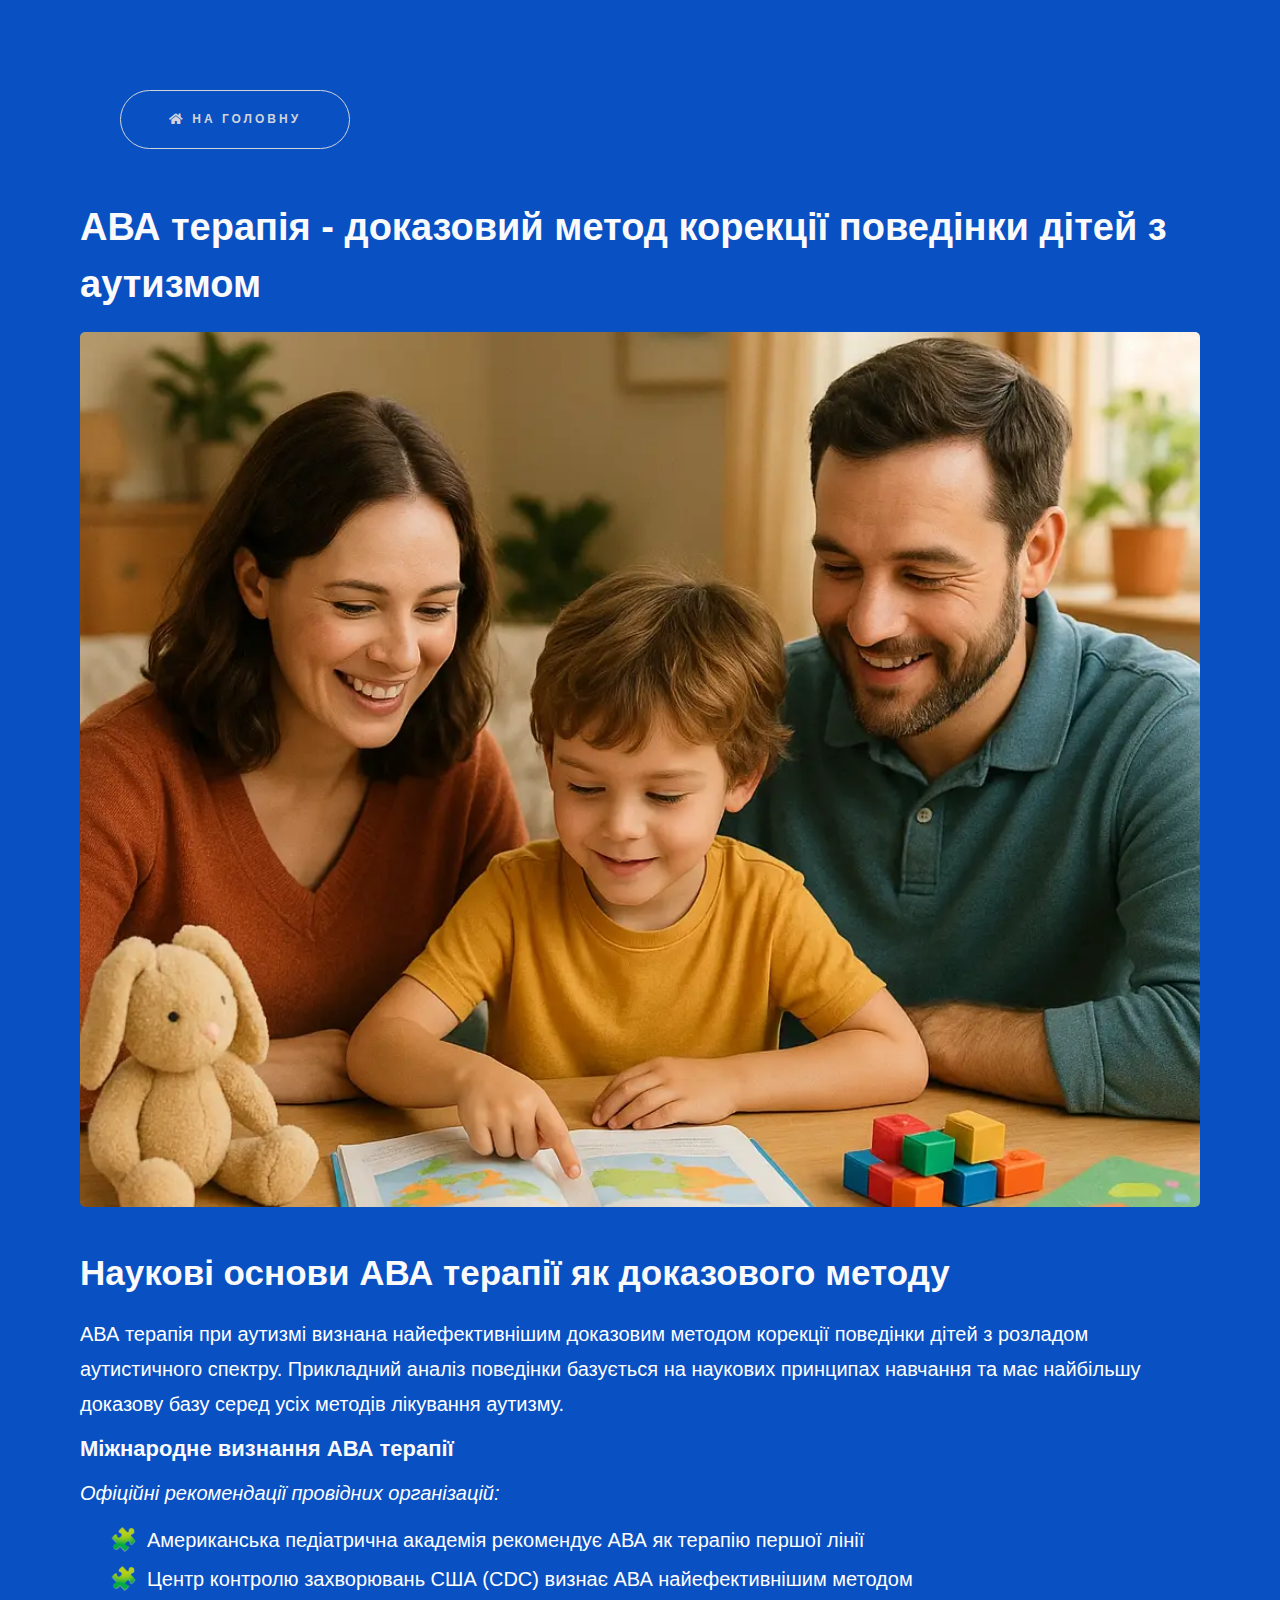
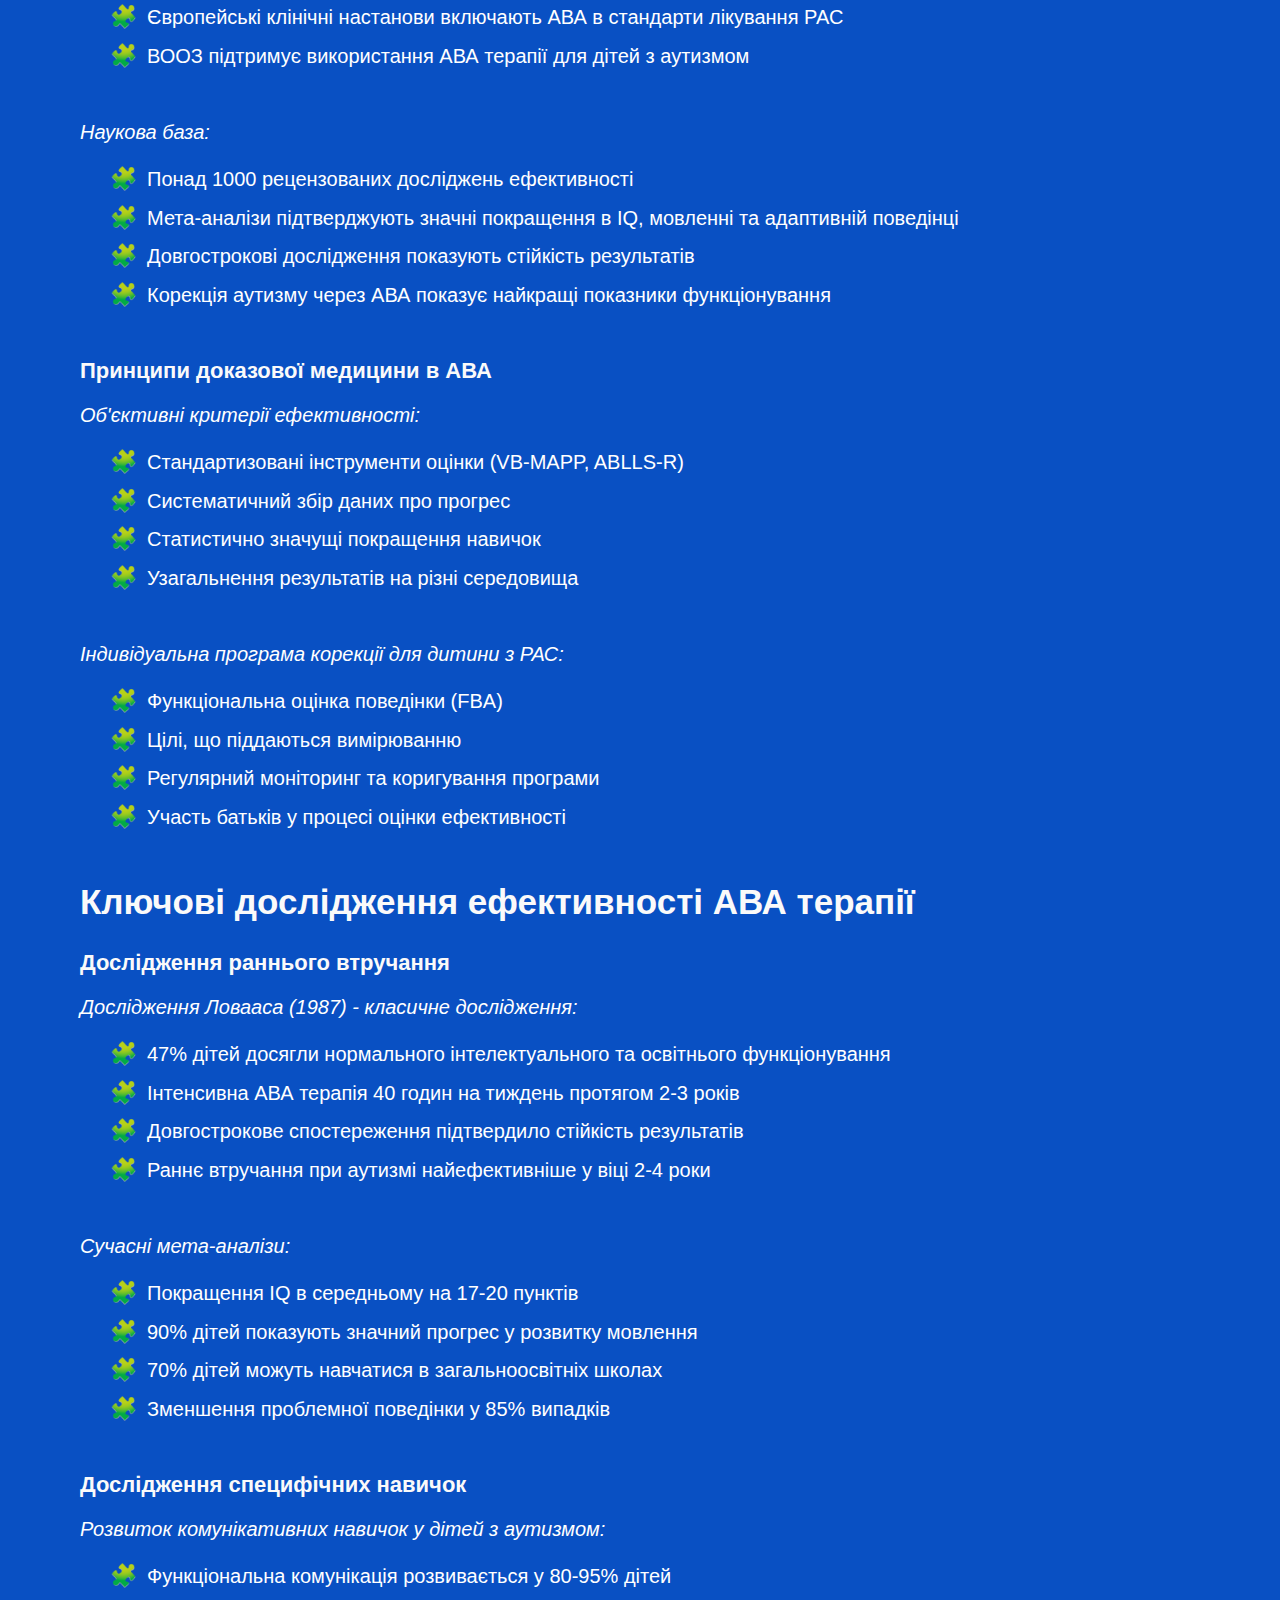
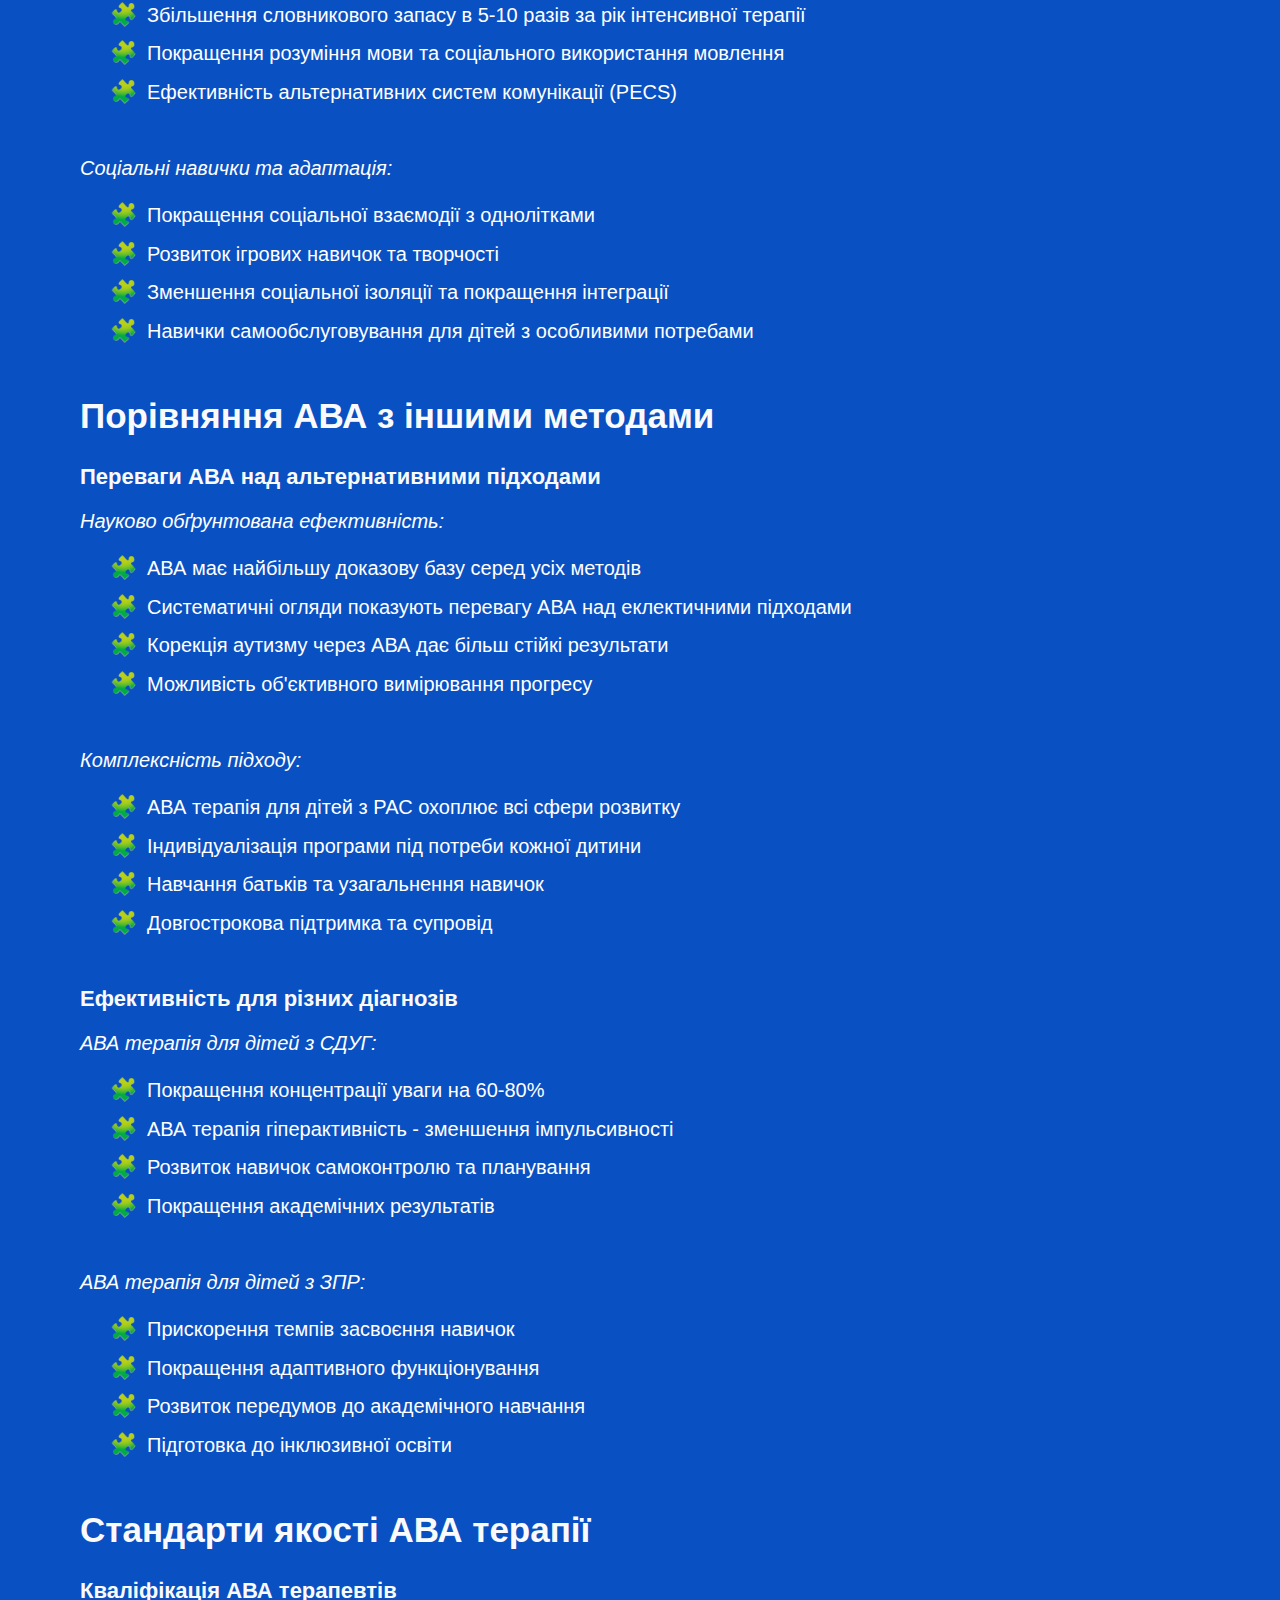
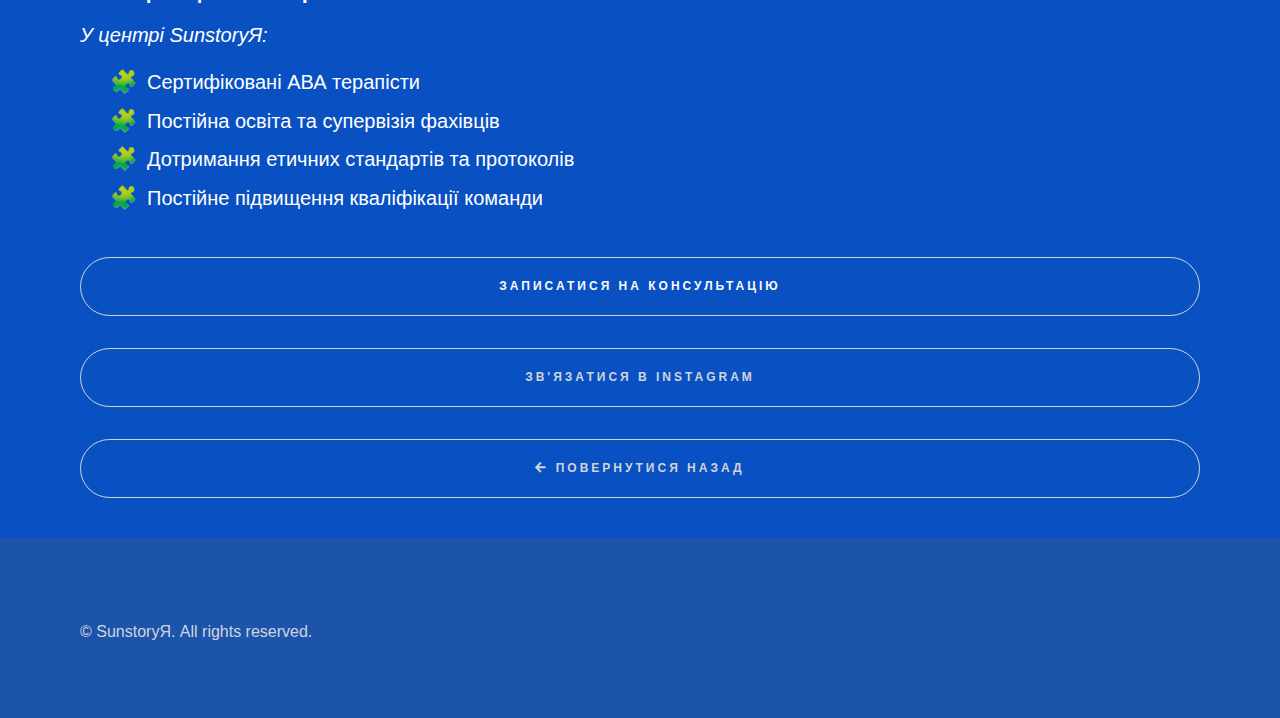
<file: article6.html>
<!DOCTYPE HTML>
<html lang="uk">

<head>
    <!-- Google Tag Manager -->
    <script>(function (w, d, s, l, i) {
            w[l] = w[l] || []; w[l].push({
                'gtm.start':
                    new Date().getTime(), event: 'gtm.js'
            }); var f = d.getElementsByTagName(s)[0],
                j = d.createElement(s), dl = l != 'dataLayer' ? '&l=' + l : ''; j.async = true; j.src =
                    'https://www.googletagmanager.com/gtm.js?id=' + i + dl; f.parentNode.insertBefore(j, f);
        })(window, document, 'script', 'dataLayer', 'GTM-NNPNFTW9');</script>
    <!-- End Google Tag Manager -->
    <!-- Google tag (gtag.js) -->
    <script async src="https://www.googletagmanager.com/gtag/js?id=G-V6PJ4L3MGV"></script>
    <script>
        window.dataLayer = window.dataLayer || [];
        function gtag() { dataLayer.push(arguments); }
        gtag('js', new Date());

        gtag('config', 'G-V6PJ4L3MGV');
    </script>
    <!-- Meta Pixel Code -->
    <script>
        !function (f, b, e, v, n, t, s) {
            if (f.fbq) return; n = f.fbq = function () {
                n.callMethod ?
                    n.callMethod.apply(n, arguments) : n.queue.push(arguments)
            };
            if (!f._fbq) f._fbq = n; n.push = n; n.loaded = !0; n.version = '2.0';
            n.queue = []; t = b.createElement(e); t.async = !0;
            t.src = v; s = b.getElementsByTagName(e)[0];
            s.parentNode.insertBefore(t, s)
        }(window, document, 'script',
            'https://connect.facebook.net/en_US/fbevents.js');
        fbq('init', '1096750171858375');
        fbq('track', 'PageView');
    </script>
    <noscript><img height="1" width="1" style="display:none"
            src="https://www.facebook.com/tr?id=1096750171858375&ev=PageView&noscript=1" /></noscript>
    <!-- End Meta Pixel Code -->
    <link rel="icon" href="images/favicon2.ico" type="image/x-icon" />

    <title>АВА доказовий метод | Наукові дослідження ефективності АВА терапії | РАС корекція</title>
    <meta name="viewport" content="width=device-width, initial-scale=1">
    <meta name="description"
        content="🔬 АВА терапія - науково обґрунтований метод корекції аутизму. Дослідження ефективності, міжнародні стандарти лікування РАС у Києві.">

    <meta name="keywords"
        content="ознаки аутизму у дітей, симптоми РАС, аутизм Бровари, АВА терапія Київ, дитячий центр для дітей з аутизмом, раннє втручання аутизм, поведінкова терапія, ABA терапія, СДУГ, ЗПР, ЗМР, проблемна поведінка, дитячий психолог Бровари, центр SunstoryЯ">

    <meta property="og:title" content="Кому потрібна АВА терапія — ознаки аутизму у дітей | Центр SunstoryЯ">

    <meta property="og:description"
        content="Як розпізнати тривожні сигнали розвитку у дитини: мовлення, соціальні навички, поведінка. Коли потрібне раннє втручання та як АВА терапія допомагає. Центр SunstoryЯ, Бровари.">

    <meta name="robots" content="index, follow">

    <link rel="stylesheet" href="assets/css/main.css" />
    <noscript>
        <link rel="stylesheet" href="assets/css/noscript.css" />
    </noscript>
</head>

<body class="is-preload">
    <!-- Google Tag Manager (noscript) -->
    <noscript><iframe src="https://www.googletagmanager.com/ns.html?id=GTM-NNPNFTW9" height="0" width="0"
            style="display:none;visibility:hidden"></iframe></noscript>
    <!-- End Google Tag Manager (noscript) -->
    <!-- Header -->
    <section id="header" class="wrapper style1-alt" style="padding: 0.5em 2em;">
        <div class="inner articl_header_nav">
            <nav>
                <ul class="actions" style="justify-content: space-between;  margin-bottom: 0;">
                    <li style="width: 250px;"><a aria-label="Повернення на головну" style="width: 100%;"
                            href="index.html" class="button"><i class="fa fa-home"></i> На
                            головну</a></li>

                </ul>
            </nav>
        </div>
    </section>

    <!-- Wrapper -->
    <div id="wrapper">
        <section class="wrapper style1">
            <div class="inner li_icon" style="padding-top: 0">
                <h1>АВА терапія - доказовий метод корекції поведінки дітей з аутизмом</h1>
                <span class="image fit"><img src="images/9resize.webp" alt="" /></span>
                <h2>Наукові основи АВА терапії як доказового методу</h2>
                <p>АВА терапія при аутизмі визнана найефективнішим доказовим методом корекції поведінки дітей з розладом
                    аутистичного спектру. Прикладний аналіз поведінки базується на наукових принципах навчання та має
                    найбільшу
                    доказову базу серед усіх методів лікування аутизму.</p>

                <h3>Міжнародне визнання АВА терапії</h3>
                <p><i>Офіційні рекомендації провідних організацій:</i></p>
                <ul>
                    <li>Американська педіатрична академія рекомендує АВА як терапію першої лінії</li>
                    <li>Центр контролю захворювань США (CDC) визнає АВА найефективнішим методом</li>
                    <li>Європейські клінічні настанови включають АВА в стандарти лікування РАС</li>
                    <li>ВООЗ підтримує використання АВА терапії для дітей з аутизмом</li>
                </ul>
                <p><i>Наукова база:</i></p>
                <ul>
                    <li>Понад 1000 рецензованих досліджень ефективності</li>
                    <li>Мета-аналізи підтверджують значні покращення в IQ, мовленні та адаптивній поведінці</li>
                    <li>Довгострокові дослідження показують стійкість результатів</li>
                    <li>Корекція аутизму через АВА показує найкращі показники функціонування</li>
                </ul>
                <h3>Принципи доказової медицини в АВА</h3>
                <p><i>Об'єктивні критерії ефективності:</i></p>
                <ul>
                    <li>Стандартизовані інструменти оцінки (VB-MAPP, ABLLS-R)</li>
                    <li>Систематичний збір даних про прогрес</li>
                    <li>Статистично значущі покращення навичок</li>
                    <li>Узагальнення результатів на різні середовища</li>
                </ul>
                <p><i>Індивідуальна програма корекції для дитини з РАС:</i></p>
                <ul>
                    <li>Функціональна оцінка поведінки (FBA)</li>
                    <li>Цілі, що піддаються вимірюванню</li>
                    <li>Регулярний моніторинг та коригування програми</li>
                    <li>Участь батьків у процесі оцінки ефективності</li>
                </ul>
                <h2>Ключові дослідження ефективності АВА терапії</h2>
                <h3>Дослідження раннього втручання</h3>
                <p><i>Дослідження Ловааса (1987) - класичне дослідження:</i></p>
                <ul>
                    <li>47% дітей досягли нормального інтелектуального та освітнього функціонування</li>
                    <li>Інтенсивна АВА терапія 40 годин на тиждень протягом 2-3 років</li>
                    <li>Довгострокове спостереження підтвердило стійкість результатів</li>
                    <li>Раннє втручання при аутизмі найефективніше у віці 2-4 роки</li>
                </ul>
                <p><i>Сучасні мета-аналізи:</i></p>
                <ul>
                    <li>Покращення IQ в середньому на 17-20 пунктів</li>
                    <li>90% дітей показують значний прогрес у розвитку мовлення</li>
                    <li>70% дітей можуть навчатися в загальноосвітніх школах</li>
                    <li>Зменшення проблемної поведінки у 85% випадків</li>
                </ul>
                <h3>Дослідження специфічних навичок</h3>
                <p><i>Розвиток комунікативних навичок у дітей з аутизмом:</i></p>
                <ul>
                    <li>Функціональна комунікація розвивається у 80-95% дітей</li>
                    <li>Збільшення словникового запасу в 5-10 разів за рік інтенсивної терапії</li>
                    <li>Покращення розуміння мови та соціального використання мовлення</li>
                    <li>Ефективність альтернативних систем комунікації (PECS)</li>
                </ul>
                <p><i>Соціальні навички та адаптація:</i></p>
                <ul>
                    <li>Покращення соціальної взаємодії з однолітками</li>
                    <li>Розвиток ігрових навичок та творчості</li>
                    <li>Зменшення соціальної ізоляції та покращення інтеграції</li>
                    <li>Навички самообслуговування для дітей з особливими потребами</li>
                </ul>
                <h2>Порівняння АВА з іншими методами</h2>
                <h3>Переваги АВА над альтернативними підходами</h3>
                <p><i>Науково обґрунтована ефективність:</i></p>
                <ul>
                    <li>АВА має найбільшу доказову базу серед усіх методів</li>
                    <li>Систематичні огляди показують перевагу АВА над еклектичними підходами</li>
                    <li>Корекція аутизму через АВА дає більш стійкі результати</li>
                    <li>Можливість об'єктивного вимірювання прогресу</li>
                </ul>
                <p><i>Комплексність підходу:</i></p>
                <ul>
                    <li>АВА терапія для дітей з РАС охоплює всі сфери розвитку</li>
                    <li>Індивідуалізація програми під потреби кожної дитини</li>
                    <li>Навчання батьків та узагальнення навичок</li>
                    <li>Довгострокова підтримка та супровід</li>
                </ul>
                <h3>Ефективність для різних діагнозів</h3>
                <p><i>АВА терапія для дітей з СДУГ:</i></p>
                <ul>
                    <li>Покращення концентрації уваги на 60-80%</li>
                    <li>АВА терапія гіперактивність - зменшення імпульсивності</li>
                    <li>Розвиток навичок самоконтролю та планування</li>
                    <li>Покращення академічних результатів</li>
                </ul>
                <p><i>АВА терапія для дітей з ЗПР:</i></p>
                <ul>
                    <li>Прискорення темпів засвоєння навичок</li>
                    <li>Покращення адаптивного функціонування</li>
                    <li>Розвиток передумов до академічного навчання</li>
                    <li>Підготовка до інклюзивної освіти</li>
                </ul>
                <h2>Стандарти якості АВА терапії</h2>
                <h3>Кваліфікація АВА терапевтів</h3>
                <p><i>У центрі SunstoryЯ:</i></p>
                <ul>
                    <li>Сертифіковані АВА терапісти</li>
                    <li>Постійна освіта та супервізія фахівців</li>
                    <li>Дотримання етичних стандартів та протоколів</li>
                    <li>Постійне підвищення кваліфікації команди</li>
                </ul>


                <div class="actions" style="margin-top: 2rem;">
                    <a href="index.html#contact_form" class="button scrolly" style="width: 100%;"><strong>Записатися на
                            консультацію</strong></a>
                </div>
                <div class="actions" style="margin-top: 2rem;">
                    <a href=" https://ig.me/m/sunstoryj" style="width: 100%;" class="button scrolly" target="_blank"
                        rel="noopener noreferrer" onclick="fbq('track', 'Contact');" aria-label="Напишіть в Messenger">
                        Зв'язатися в Instagram
                    </a>
                </div>
                <div class="actions" style="margin-top: 2rem;">
                    <a aria-label="Повернення до статті на головну" style="width: 100%;" href="index.html#descr_6"
                        class="button"><i class="fa fa-arrow-left"></i> Повернутися назад</a>
                </div>
            </div>
    </div>
    </section>
    </div>

    <!-- Footer -->
    <footer id="footer" class="wrapper style1-alt">
        <div class="inner">
            <ul class="menu">
                <li>&copy; SunstoryЯ. All rights reserved.</li>
            </ul>
        </div>
    </footer>

    <!-- Scripts -->
    <script src="assets/js/jquery.min.js"></script>
    <script src="assets/js/jquery.scrollex.min.js"></script>
    <script src="assets/js/jquery.scrolly.min.js"></script>
    <script src="assets/js/browser.min.js"></script>
    <script src="assets/js/breakpoints.min.js"></script>
    <script src="assets/js/util.js"></script>
    <script src="assets/js/main.js"></script>
</body>

</html>
</file>
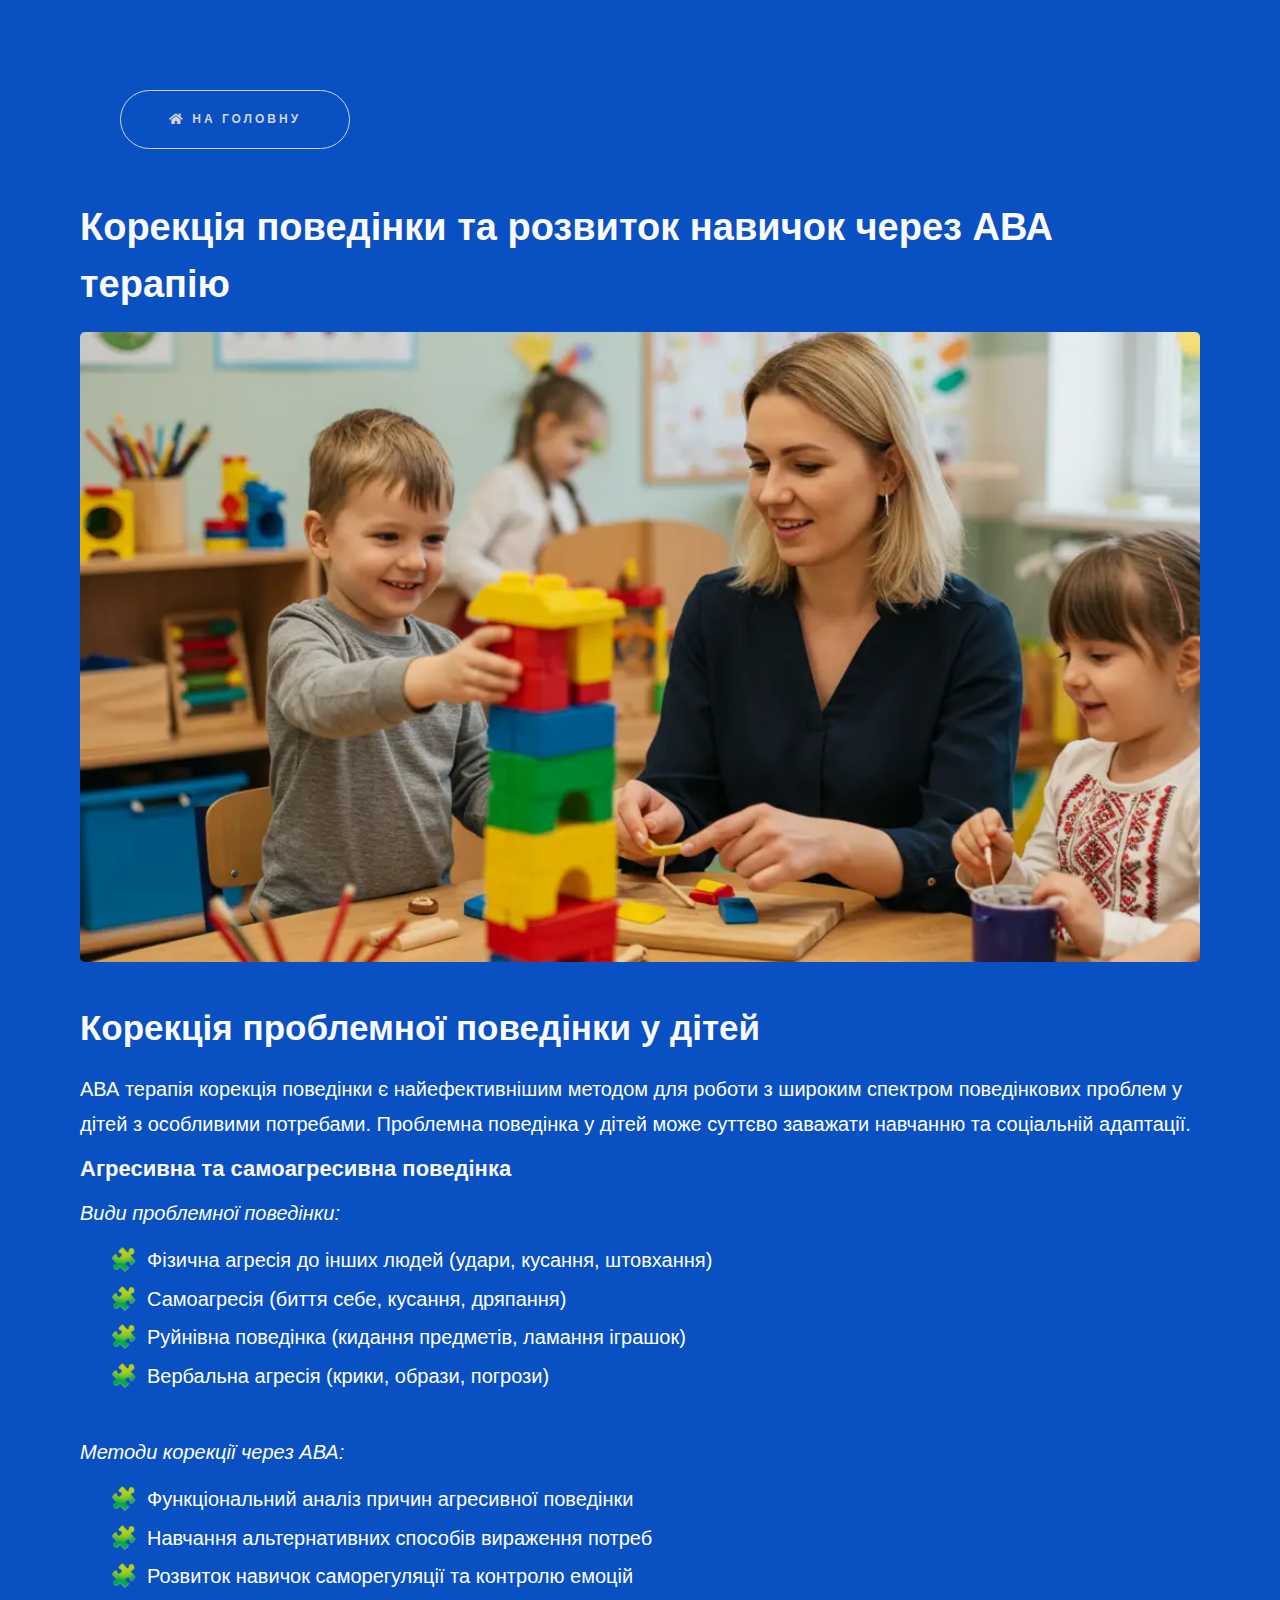
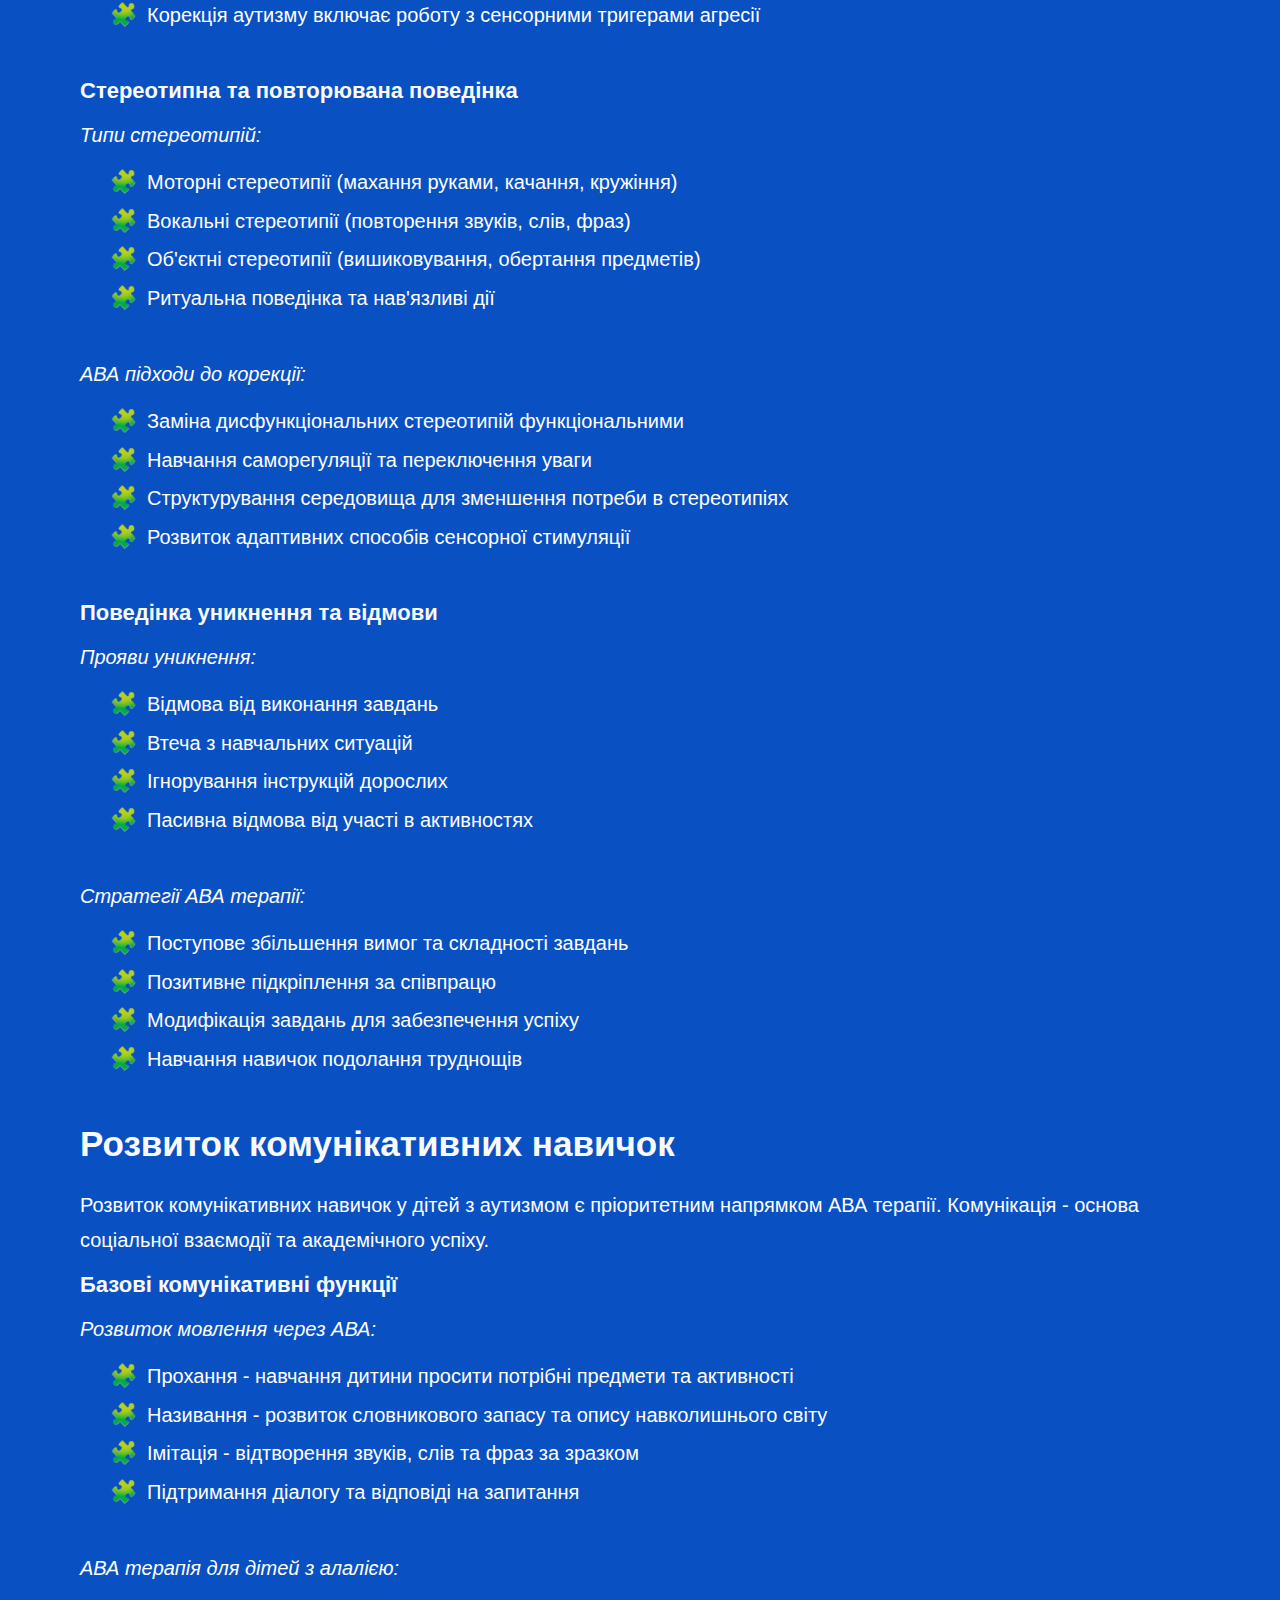
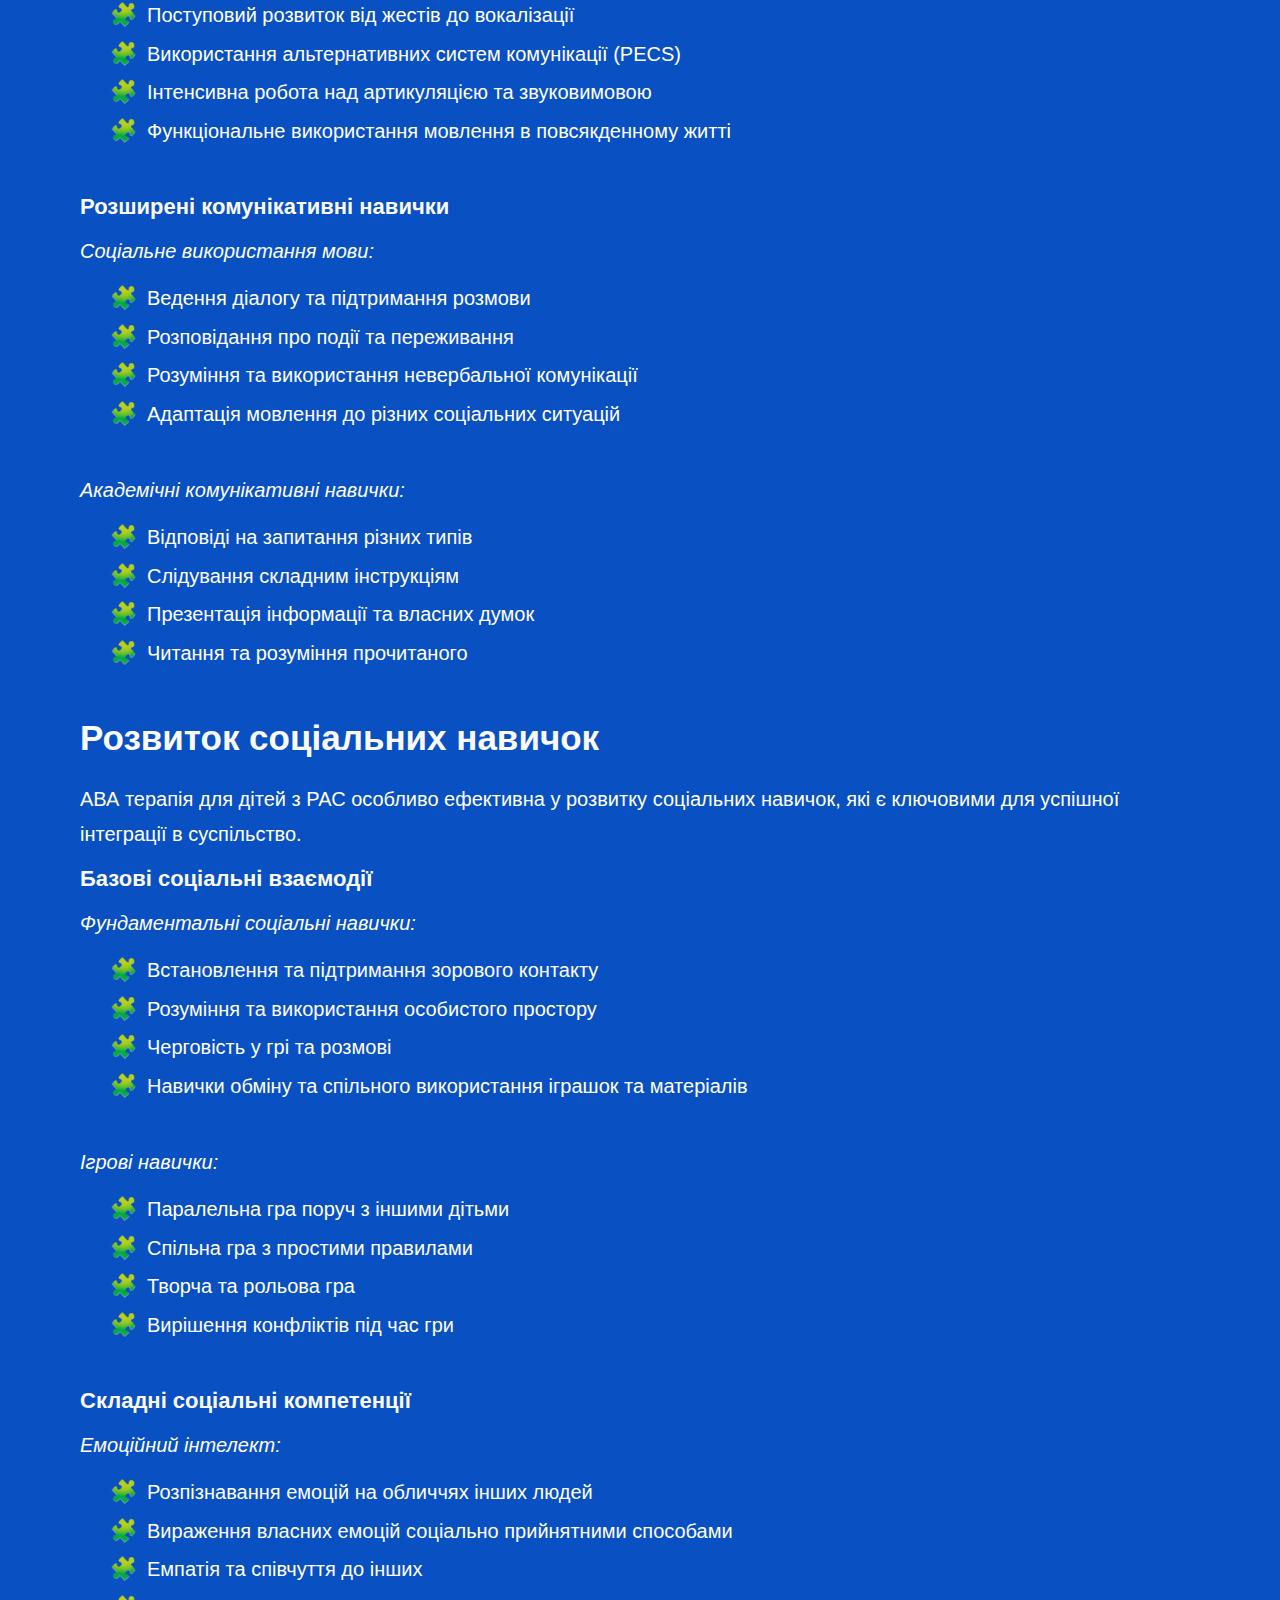
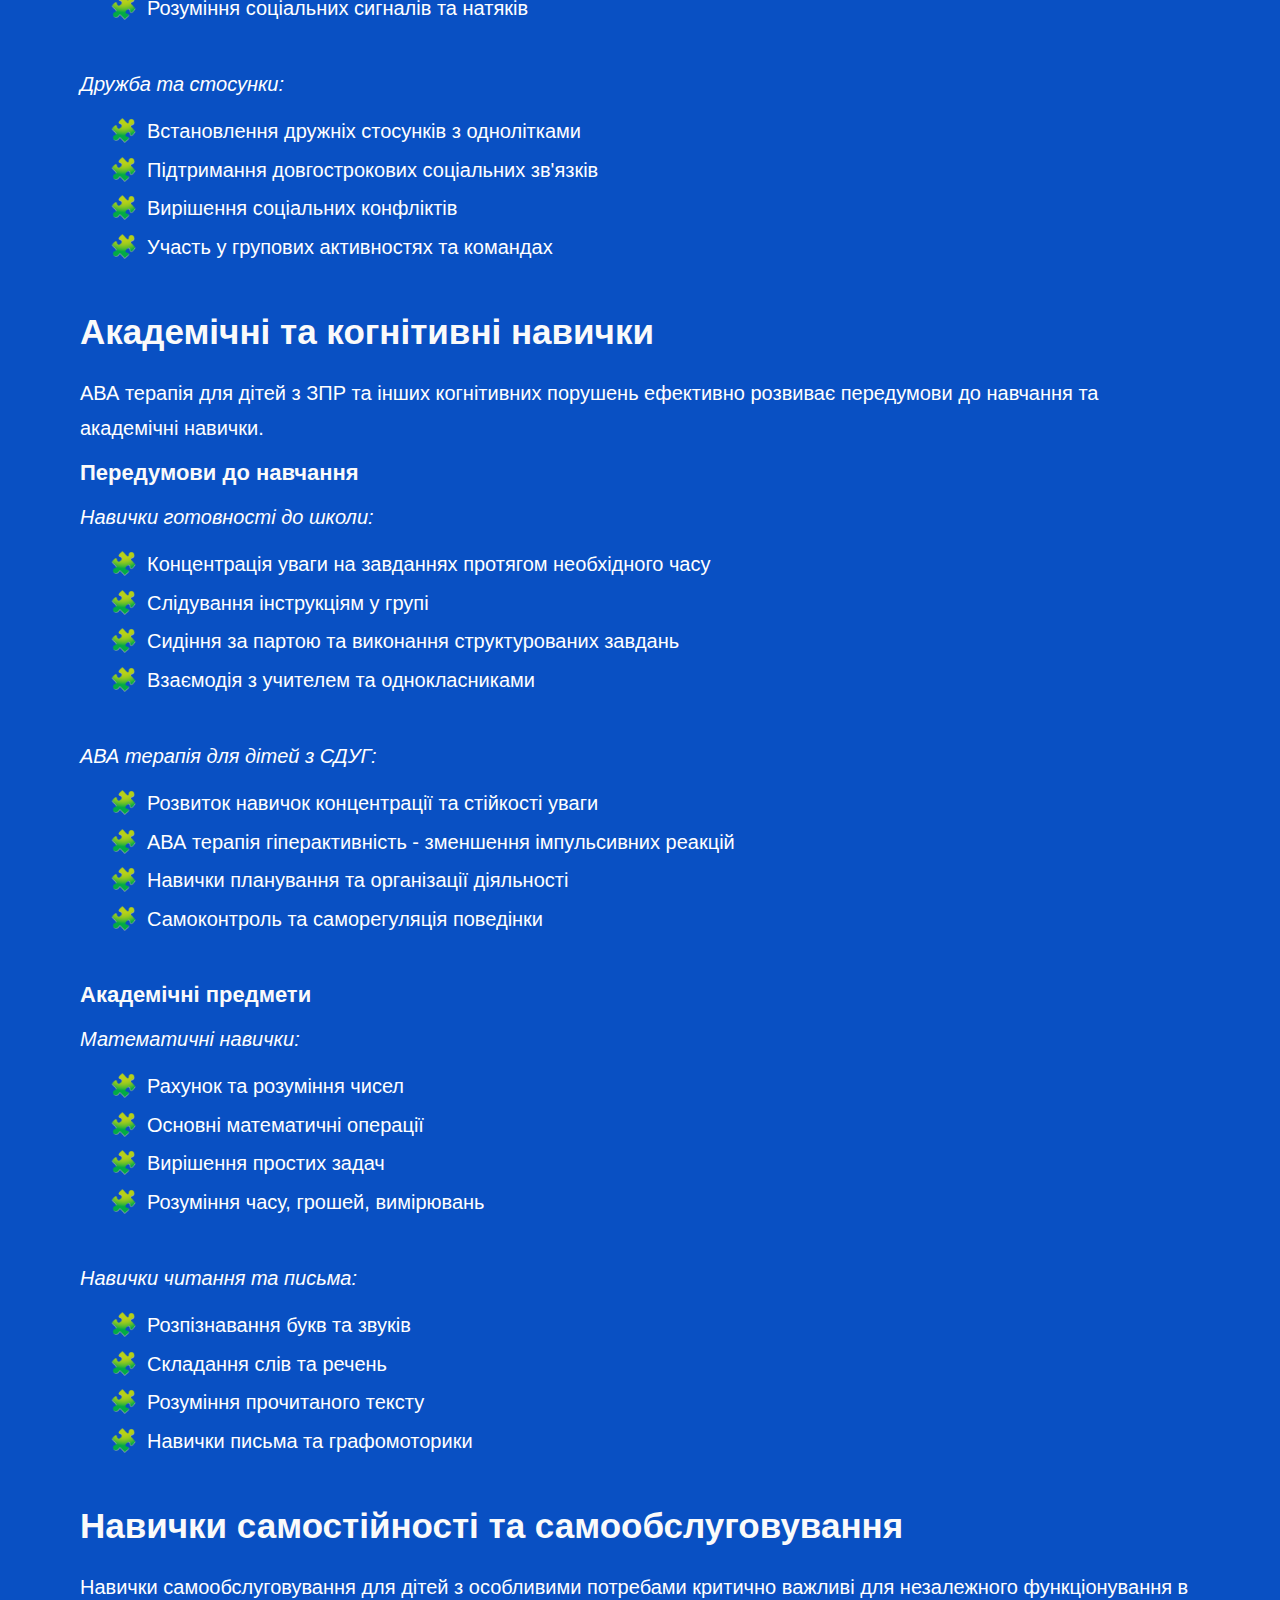
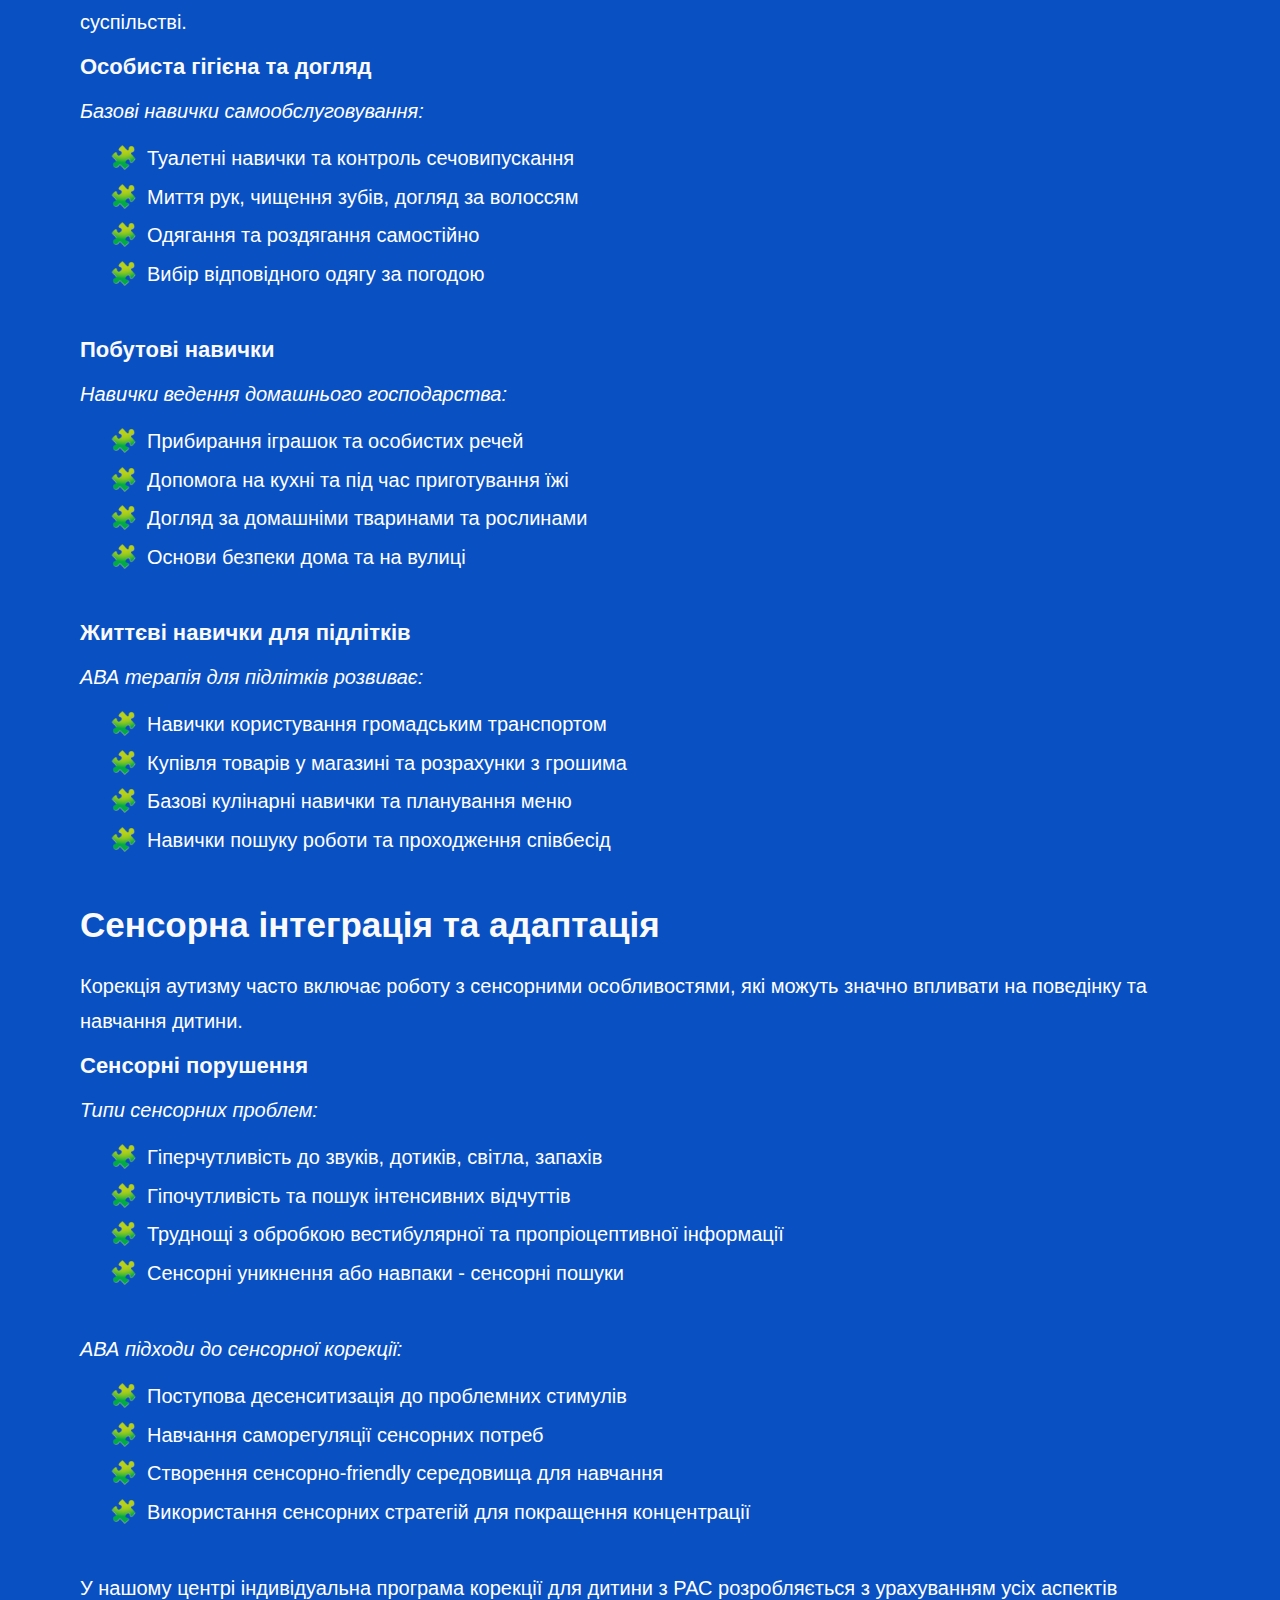
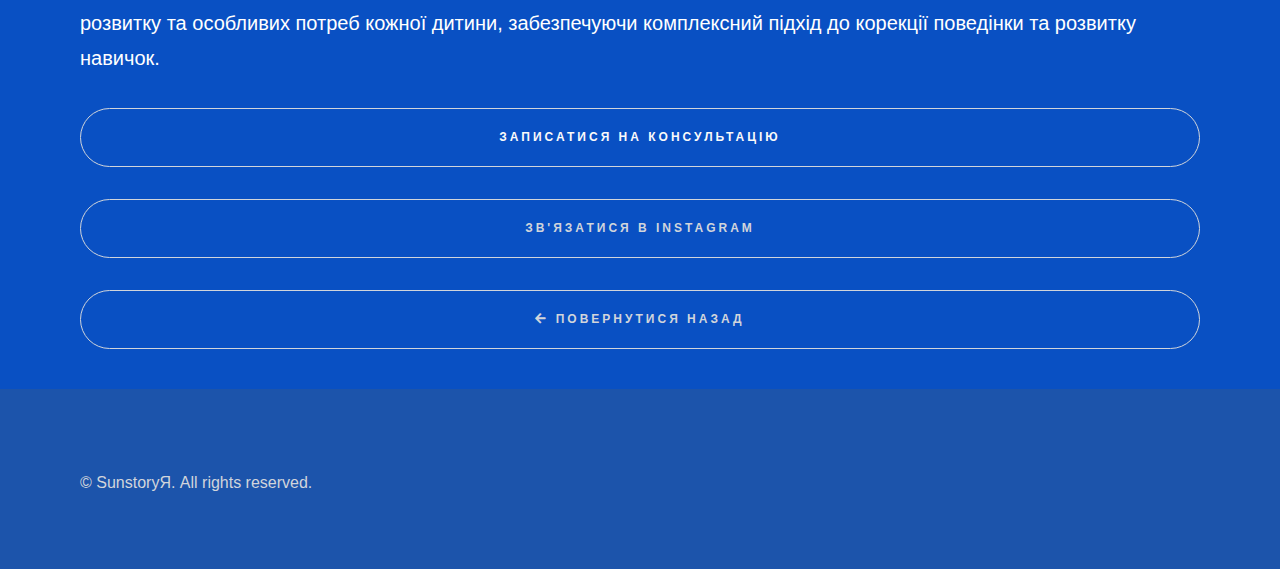
<file: article7.html>
<!DOCTYPE HTML>
<html lang="uk">

<head>
    <!-- Google Tag Manager -->
    <script>(function (w, d, s, l, i) {
            w[l] = w[l] || []; w[l].push({
                'gtm.start':
                    new Date().getTime(), event: 'gtm.js'
            }); var f = d.getElementsByTagName(s)[0],
                j = d.createElement(s), dl = l != 'dataLayer' ? '&l=' + l : ''; j.async = true; j.src =
                    'https://www.googletagmanager.com/gtm.js?id=' + i + dl; f.parentNode.insertBefore(j, f);
        })(window, document, 'script', 'dataLayer', 'GTM-NNPNFTW9');</script>
    <!-- End Google Tag Manager -->
    <!-- Google tag (gtag.js) -->
    <script async src="https://www.googletagmanager.com/gtag/js?id=G-V6PJ4L3MGV"></script>
    <script>
        window.dataLayer = window.dataLayer || [];
        function gtag() { dataLayer.push(arguments); }
        gtag('js', new Date());

        gtag('config', 'G-V6PJ4L3MGV');
    </script>
    <!-- Meta Pixel Code -->
    <script>
        !function (f, b, e, v, n, t, s) {
            if (f.fbq) return; n = f.fbq = function () {
                n.callMethod ?
                    n.callMethod.apply(n, arguments) : n.queue.push(arguments)
            };
            if (!f._fbq) f._fbq = n; n.push = n; n.loaded = !0; n.version = '2.0';
            n.queue = []; t = b.createElement(e); t.async = !0;
            t.src = v; s = b.getElementsByTagName(e)[0];
            s.parentNode.insertBefore(t, s)
        }(window, document, 'script',
            'https://connect.facebook.net/en_US/fbevents.js');
        fbq('init', '1096750171858375');
        fbq('track', 'PageView');
    </script>
    <noscript><img height="1" width="1" style="display:none"
            src="https://www.facebook.com/tr?id=1096750171858375&ev=PageView&noscript=1" /></noscript>
    <!-- End Meta Pixel Code -->
    <link rel="icon" href="images/favicon2.ico" type="image/x-icon" />

    <title>АВА корекція поведінки | Які навички розвиває АВА терапія | Проблемна поведінка</title>
    <meta name="viewport" content="width=device-width, initial-scale=1">
    <meta name="description"
        content=" 🎯 АВА терапія коригує проблемну поведінку та розвиває комунікативні, соціальні, побутові навички у дітей з РАС, СДУГ, ЗПР.">

    <meta name="keywords"
        content="ознаки аутизму у дітей, симптоми РАС, аутизм Бровари, АВА терапія Київ, дитячий центр для дітей з аутизмом, раннє втручання аутизм, поведінкова терапія, ABA терапія, СДУГ, ЗПР, ЗМР, проблемна поведінка, дитячий психолог Бровари, центр SunstoryЯ">

    <meta property="og:title" content="Кому потрібна АВА терапія — ознаки аутизму у дітей | Центр SunstoryЯ">

    <meta property="og:description"
        content="Як розпізнати тривожні сигнали розвитку у дитини: мовлення, соціальні навички, поведінка. Коли потрібне раннє втручання та як АВА терапія допомагає. Центр SunstoryЯ, Бровари.">

    <meta name="robots" content="index, follow">

    <link rel="stylesheet" href="assets/css/main.css" />
    <noscript>
        <link rel="stylesheet" href="assets/css/noscript.css" />
    </noscript>
</head>

<body class="is-preload">
    <!-- Google Tag Manager (noscript) -->
    <noscript><iframe src="https://www.googletagmanager.com/ns.html?id=GTM-NNPNFTW9" height="0" width="0"
            style="display:none;visibility:hidden"></iframe></noscript>
    <!-- End Google Tag Manager (noscript) -->
    <!-- Header -->
    <section id="header" class="wrapper style1-alt" style="padding: 0.5em 2em;">
        <div class="inner articl_header_nav">
            <nav>
                <ul class="actions" style="justify-content: space-between;  margin-bottom: 0;">
                    <li style="width: 250px;"><a aria-label="Повернення на головну" style="width: 100%;"
                            href="index.html" class="button"><i class="fa fa-home"></i> На
                            головну</a></li>

                </ul>
            </nav>
        </div>
    </section>

    <!-- Wrapper -->
    <div id="wrapper">
        <section class="wrapper style1">
            <div class="inner li_icon" style="padding-top: 0">
                <h1>Корекція поведінки та розвиток навичок через АВА терапію</h1>
                <span class="image fit"><img src="images/5resize.webp" alt="" /></span>
                <h2>Корекція проблемної поведінки у дітей</h2>
                <p>АВА терапія корекція поведінки є найефективнішим методом для роботи з широким спектром поведінкових
                    проблем у дітей з особливими потребами. Проблемна поведінка у дітей може суттєво заважати навчанню
                    та соціальній
                    адаптації.</p>

                <h3>Агресивна та самоагресивна поведінка</h3>
                <p><i>Види проблемної поведінки:</i></p>
                <ul>
                    <li>Фізична агресія до інших людей (удари, кусання, штовхання)</li>
                    <li>Самоагресія (биття себе, кусання, дряпання)</li>
                    <li>Руйнівна поведінка (кидання предметів, ламання іграшок)</li>
                    <li>Вербальна агресія (крики, образи, погрози)</li>
                </ul>
                <p><i>Методи корекції через АВА:</i></p>
                <ul>
                    <li>Функціональний аналіз причин агресивної поведінки</li>
                    <li>Навчання альтернативних способів вираження потреб</li>
                    <li>Розвиток навичок саморегуляції та контролю емоцій</li>
                    <li>Корекція аутизму включає роботу з сенсорними тригерами агресії</li>
                </ul>

                <h3>Стереотипна та повторювана поведінка</h3>
                <p><i>Типи стереотипій:</i></p>
                <ul>
                    <li>Моторні стереотипії (махання руками, качання, кружіння)</li>
                    <li>Вокальні стереотипії (повторення звуків, слів, фраз)</li>
                    <li>Об'єктні стереотипії (вишиковування, обертання предметів)</li>
                    <li>Ритуальна поведінка та нав'язливі дії</li>
                </ul>
                <p><i>АВА підходи до корекції:</i></p>
                <ul>
                    <li>Заміна дисфункціональних стереотипій функціональними</li>
                    <li>Навчання саморегуляції та переключення уваги</li>
                    <li>Структурування середовища для зменшення потреби в стереотипіях</li>
                    <li>Розвиток адаптивних способів сенсорної стимуляції</li>
                </ul>

                <h3>Поведінка уникнення та відмови</h3>
                <p><i>Прояви уникнення:</i></p>
                <ul>
                    <li>Відмова від виконання завдань</li>
                    <li>Втеча з навчальних ситуацій</li>
                    <li>Ігнорування інструкцій дорослих</li>
                    <li>Пасивна відмова від участі в активностях</li>
                </ul>
                <p><i>Стратегії АВА терапії:</i></p>
                <ul>
                    <li>Поступове збільшення вимог та складності завдань</li>
                    <li>Позитивне підкріплення за співпрацю</li>
                    <li>Модифікація завдань для забезпечення успіху</li>
                    <li>Навчання навичок подолання труднощів</li>
                </ul>
                <h2>Розвиток комунікативних навичок</h2>
                <p>Розвиток комунікативних навичок у дітей з аутизмом є пріоритетним напрямком АВА терапії. Комунікація
                    - основа соціальної
                    взаємодії та академічного успіху.</p>

                <h3>Базові комунікативні функції</h3>
                <p><i>Розвиток мовлення через АВА:</i></p>
                <ul>
                    <li>Прохання - навчання дитини просити потрібні предмети та активності</li>
                    <li>Називання - розвиток словникового запасу та опису навколишнього світу</li>
                    <li>Імітація - відтворення звуків, слів та фраз за зразком</li>
                    <li>Підтримання діалогу та відповіді на запитання</li>
                </ul>
                <p><i>АВА терапія для дітей з алалією:</i></p>
                <ul>
                    <li>Поступовий розвиток від жестів до вокалізації</li>
                    <li>Використання альтернативних систем комунікації (PECS)</li>
                    <li>Інтенсивна робота над артикуляцією та звуковимовою</li>
                    <li>Функціональне використання мовлення в повсякденному житті</li>
                </ul>

                <h3>Розширені комунікативні навички</h3>
                <p><i>Соціальне використання мови:</i></p>
                <ul>
                    <li>Ведення діалогу та підтримання розмови</li>
                    <li>Розповідання про події та переживання</li>
                    <li>Розуміння та використання невербальної комунікації</li>
                    <li>Адаптація мовлення до різних соціальних ситуацій</li>
                </ul>
                <p><i>Академічні комунікативні навички:</i></p>
                <ul>
                    <li>Відповіді на запитання різних типів</li>
                    <li>Слідування складним інструкціям</li>
                    <li>Презентація інформації та власних думок</li>
                    <li>Читання та розуміння прочитаного</li>
                </ul>
                <h2>Розвиток соціальних навичок</h2>
                <p>АВА терапія для дітей з РАС особливо ефективна у розвитку соціальних навичок, які є ключовими для
                    успішної інтеграції в
                    суспільство.</p>

                <h3>Базові соціальні взаємодії</h3>
                <p><i>Фундаментальні соціальні навички:</i></p>
                <ul>
                    <li>Встановлення та підтримання зорового контакту</li>
                    <li>Розуміння та використання особистого простору</li>
                    <li>Черговість у грі та розмові</li>
                    <li>Навички обміну та спільного використання іграшок та матеріалів</li>
                </ul>
                <p><i>Ігрові навички:</i></p>
                <ul>
                    <li>Паралельна гра поруч з іншими дітьми</li>
                    <li>Спільна гра з простими правилами</li>
                    <li>Творча та рольова гра</li>
                    <li>Вирішення конфліктів під час гри</li>
                </ul>

                <h3>Складні соціальні компетенції</h3>
                <p><i>Емоційний інтелект:</i></p>
                <ul>
                    <li>Розпізнавання емоцій на обличчях інших людей</li>
                    <li>Вираження власних емоцій соціально прийнятними способами</li>
                    <li>Емпатія та співчуття до інших</li>
                    <li>Розуміння соціальних сигналів та натяків</li>
                </ul>
                <p><i>Дружба та стосунки:</i></p>
                <ul>
                    <li>Встановлення дружніх стосунків з однолітками</li>
                    <li>Підтримання довгострокових соціальних зв'язків</li>
                    <li>Вирішення соціальних конфліктів</li>
                    <li>Участь у групових активностях та командах</li>
                </ul>
                <h2>Академічні та когнітивні навички</h2>
                <p>АВА терапія для дітей з ЗПР та інших когнітивних порушень ефективно розвиває передумови до навчання
                    та академічні навички.</p>
                <h3>Передумови до навчання</h3>
                <p><i>Навички готовності до школи:</i></p>
                <ul>
                    <li>Концентрація уваги на завданнях протягом необхідного часу</li>
                    <li>Слідування інструкціям у групі</li>
                    <li>Сидіння за партою та виконання структурованих завдань</li>
                    <li>Взаємодія з учителем та однокласниками</li>
                </ul>
                <p><i>АВА терапія для дітей з СДУГ:</i></p>
                <ul>
                    <li>Розвиток навичок концентрації та стійкості уваги</li>
                    <li>АВА терапія гіперактивність - зменшення імпульсивних реакцій</li>
                    <li>Навички планування та організації діяльності</li>
                    <li>Самоконтроль та саморегуляція поведінки</li>
                </ul>
                <h3>Академічні предмети</h3>
                <p><i>Математичні навички:</i></p>
                <ul>
                    <li>Рахунок та розуміння чисел</li>
                    <li>Основні математичні операції</li>
                    <li>Вирішення простих задач</li>
                    <li>Розуміння часу, грошей, вимірювань</li>
                </ul>
                <p><i>Навички читання та письма:</i></p>
                <ul>
                    <li>Розпізнавання букв та звуків</li>
                    <li>Складання слів та речень</li>
                    <li>Розуміння прочитаного тексту</li>
                    <li>Навички письма та графомоторики</li>
                </ul>
                <h2>Навички самостійності та самообслуговування</h2>

                <p>Навички самообслуговування для дітей з особливими потребами критично важливі для незалежного
                    функціонування в суспільстві.</p>
                <h3>Особиста гігієна та догляд</h3>
                <p><i>Базові навички самообслуговування:</i></p>
                <ul>
                    <li>Туалетні навички та контроль сечовипускання</li>
                    <li>Миття рук, чищення зубів, догляд за волоссям</li>
                    <li>Одягання та роздягання самостійно</li>
                    <li>Вибір відповідного одягу за погодою</li>
                </ul>
                <h3>Побутові навички</h3>
                <p><i>Навички ведення домашнього господарства:</i></p>
                <ul>
                    <li>Прибирання іграшок та особистих речей</li>
                    <li>Допомога на кухні та під час приготування їжі</li>
                    <li>Догляд за домашніми тваринами та рослинами</li>
                    <li>Основи безпеки дома та на вулиці</li>
                </ul>
                <h3>Життєві навички для підлітків</h3>
                <p><i>АВА терапія для підлітків розвиває:</i></p>
                <ul>
                    <li>Навички користування громадським транспортом</li>
                    <li>Купівля товарів у магазині та розрахунки з грошима</li>
                    <li>Базові кулінарні навички та планування меню</li>
                    <li>Навички пошуку роботи та проходження співбесід</li>
                </ul>
                <h2>Сенсорна інтеграція та адаптація</h2>
                <p>Корекція аутизму часто включає роботу з сенсорними особливостями, які можуть значно впливати на
                    поведінку та навчання дитини.</p>
                <h3>Сенсорні порушення</h3>
                <p><i>Типи сенсорних проблем:</i></p>
                <ul>
                    <li>Гіперчутливість до звуків, дотиків, світла, запахів</li>
                    <li>Гіпочутливість та пошук інтенсивних відчуттів</li>
                    <li>Труднощі з обробкою вестибулярної та пропріоцептивної інформації</li>
                    <li>Сенсорні уникнення або навпаки - сенсорні пошуки</li>
                </ul>
                <p><i>АВА підходи до сенсорної корекції:</i></p>
                <ul>
                    <li>Поступова десенситизація до проблемних стимулів</li>
                    <li>Навчання саморегуляції сенсорних потреб</li>
                    <li>Створення сенсорно-friendly середовища для навчання</li>
                    <li>Використання сенсорних стратегій для покращення концентрації</li>
                </ul>
                <p>У нашому центрі індивідуальна програма корекції для дитини з РАС розробляється з урахуванням усіх
                    аспектів розвитку та
                    особливих потреб кожної дитини, забезпечуючи комплексний підхід до корекції поведінки та розвитку
                    навичок.</p>

                <div class="actions" style="margin-top: 2rem;">
                    <a href="index.html#contact_form" class="button scrolly" style="width: 100%;"><strong>Записатися на
                            консультацію</strong></a>
                </div>
                <div class="actions" style="margin-top: 2rem;">
                    <a href=" https://ig.me/m/sunstoryj" style="width: 100%;" class="button scrolly" target="_blank"
                        rel="noopener noreferrer" onclick="fbq('track', 'Contact');" aria-label="Напишіть в Messenger">
                        Зв'язатися в Instagram
                    </a>
                </div>
                <div class="actions" style="margin-top: 2rem;">
                    <a aria-label="Повернення до статті на головну" style="width: 100%;" href="index.html#descr_7"
                        class="button"><i class="fa fa-arrow-left"></i> Повернутися назад</a>
                </div>
            </div>
    </div>
    </section>
    </div>

    <!-- Footer -->
    <footer id="footer" class="wrapper style1-alt">
        <div class="inner">
            <ul class="menu">
                <li>&copy; SunstoryЯ. All rights reserved.</li>
            </ul>
        </div>
    </footer>

    <!-- Scripts -->
    <script src="assets/js/jquery.min.js"></script>
    <script src="assets/js/jquery.scrollex.min.js"></script>
    <script src="assets/js/jquery.scrolly.min.js"></script>
    <script src="assets/js/browser.min.js"></script>
    <script src="assets/js/breakpoints.min.js"></script>
    <script src="assets/js/util.js"></script>
    <script src="assets/js/main.js"></script>
</body>

</html>
</file>
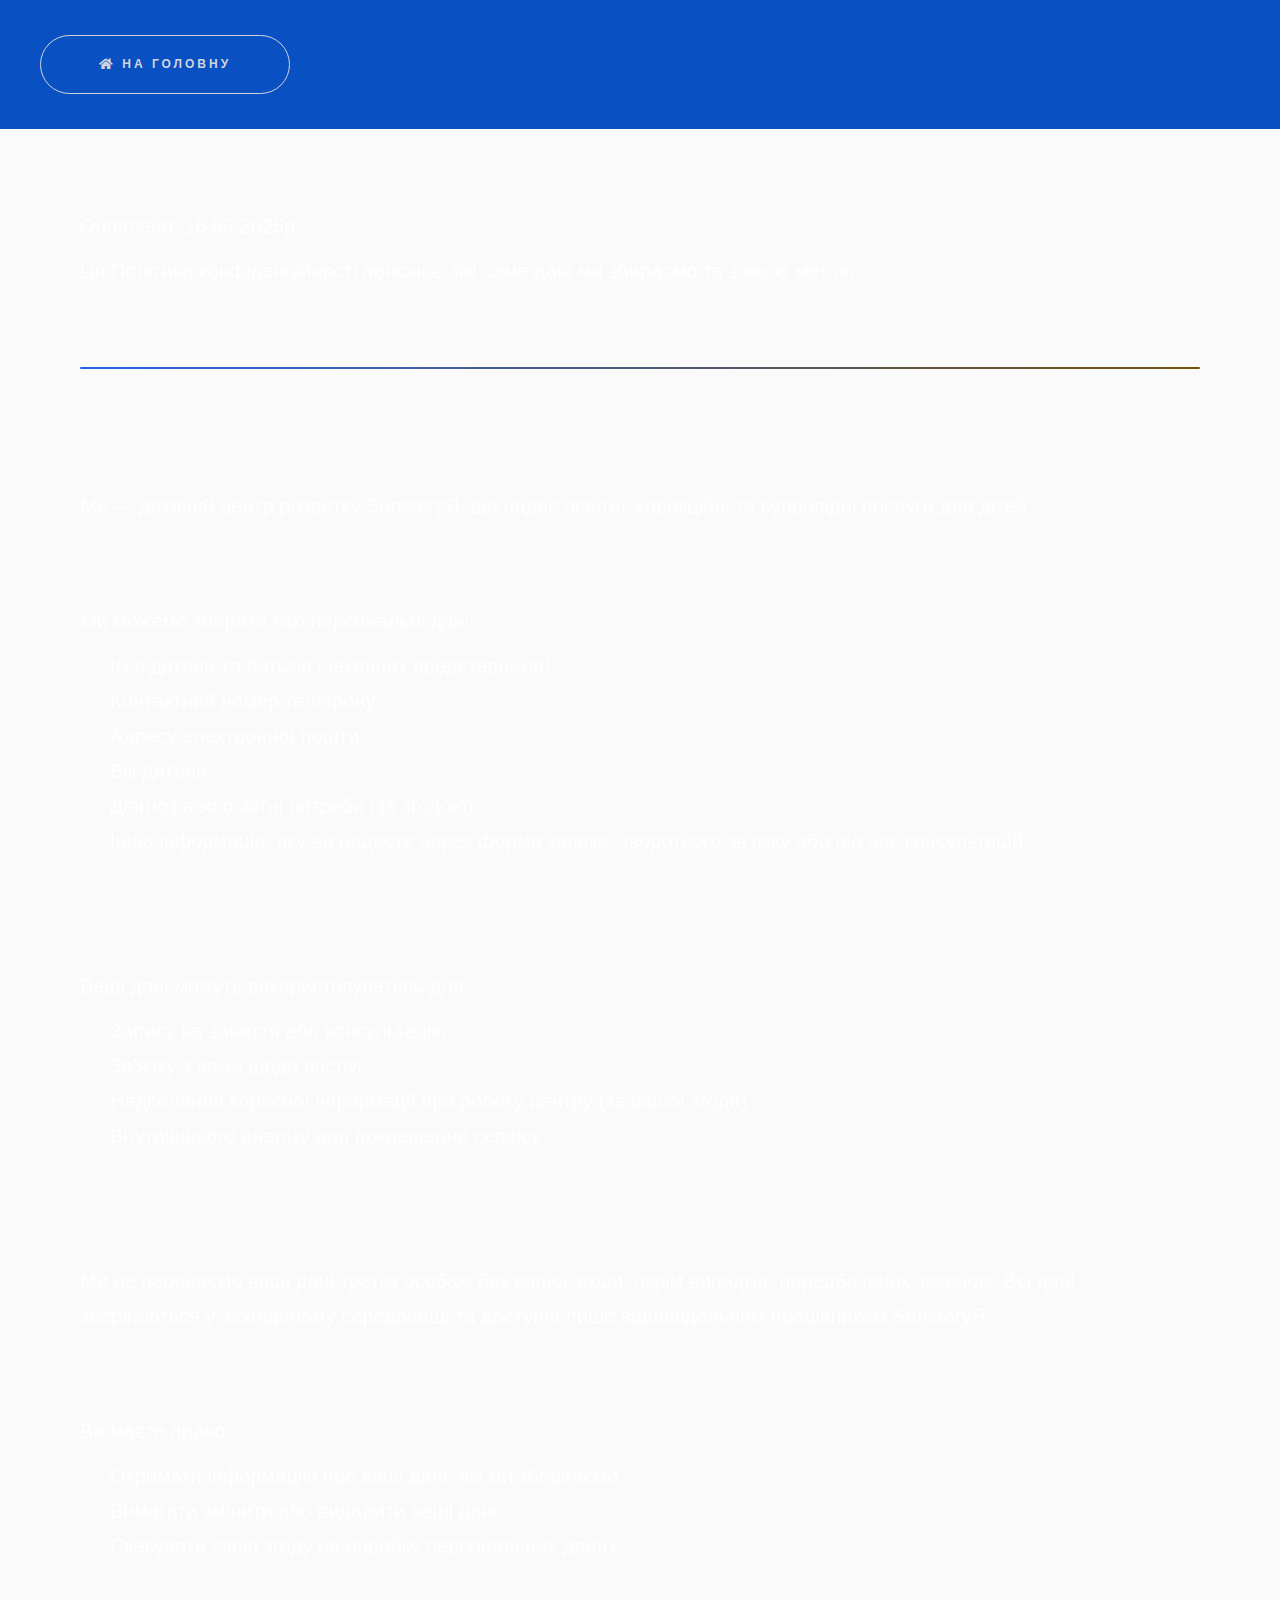
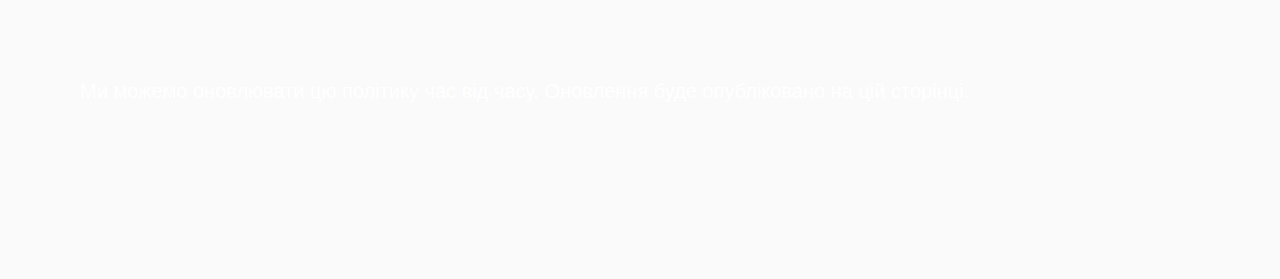
<file: privacy-policy.html>
<!DOCTYPE HTML>
<!--
	Hyperspace by HTML5 UP
	html5up.net | @ajlkn
	Free for personal and commercial use under the CCA 3.0 license (html5up.net/license)
-->
<html>

<head>
    <title>Політика конфіденційності дитячого центру SunstoryЯ</title>
    <meta charset="utf-8" />
    <meta name="viewport" content="width=device-width, initial-scale=1, user-scalable=no" />
    <link rel="stylesheet" href="assets/css/main.css" />
    <noscript>
        <link rel="stylesheet" href="assets/css/noscript.css" />
    </noscript>
</head>

<body class="is-preload">

    <!-- Header -->
    <header id="header">
        <nav>
            <ul class="actions" style="justify-content: space-between;">
                <li style="width: 250px;"><a aria-label="Повернення на головну" style="width: 100%;" href="index.html"
                        class="button"><i class="fa fa-home"></i> На
                        головну</a></li>

            </ul>
        </nav>
    </header>

    <!-- Wrapper -->
    <div id="wrapper">

        <!-- Main -->
        <section id="main" class="wrapper">
            <div class="inner">
                <p>Оновлено: 16.06.2025р.</p>
                <p>Ця Політика конфіденційності пояснює, які саме дані ми збираємо та з якою метою.
                </p>
                <h1 class="major">Політика конфіденційності</h1>
                <h2 class="major">Хто ми</h2>
                <p>Ми — дитячий центр розвитку SunstoryЯ, що надає освітні, корекційні та супровідні послуги для дітей.
                </p>

                <h2 class="major">Яку інформацію ми збираємо</h2>
                <p>Ми можемо збирати такі персональні дані:</p>
                <ul>
                    <li>Ім’я дитини та батьків (законних представників)</li>
                    <li>Контактний номер телефону</li>
                    <li>Адресу електронної пошти</li>
                    <li>Вік дитини</li>
                    <li>Діагноз або освітні потреби (за згодою)</li>
                    <li>Інша інформація, яку ви надаєте через форми заявки, зворотного зв’язку або під час консультацій
                    </li>
                </ul>
                <h2 class="major">Для чого ми використовуємо ваші дані</h2>
                <p>Ваші дані можуть використовуватись для:</p>
                <ul>
                    <li>Запису на заняття або консультацію</li>
                    <li>Зв’язку з вами щодо послуг</li>
                    <li>Надсилання корисної інформації про роботу центру (за вашої згоди)</li>
                    <li>Внутрішнього аналізу для покращення сервісу</li>

                </ul>
                <h2 class="major">Захист ваших даних</h2>
                <p>Ми не передаємо ваші дані третім особам без вашої згоди, окрім випадків, передбачених законом.
                    Всі дані зберігаються у захищеному середовищі та доступні лише відповідальним працівникам SunstoryЯ.
                </p>
                <h2 class="major">Ваші права</h2>
                <p>Ви маєте право:</p>
                <ul>
                    <li>Отримати інформацію про ваші дані, які ми зберігаємо</li>
                    <li>Вимагати змінити або видалити ваші дані</li>
                    <li>Скасувати свою згоду на обробку персональних даних</li>
                </ul>
                <h2 class="major">Зміни до політики</h2>
                <p>Ми можемо оновлювати цю політику час від часу. Оновлення буде опубліковано на цій сторінці.</p>
            </div>
        </section>

    </div>

    <!-- Footer -->
    <footer id="footer" class="wrapper alt">
        <div class="inner">

        </div>
    </footer>

    <!-- Scripts -->
    <script src="assets/js/jquery.min.js"></script>
    <script src="assets/js/jquery.scrollex.min.js"></script>
    <script src="assets/js/jquery.scrolly.min.js"></script>
    <script src="assets/js/browser.min.js"></script>
    <script src="assets/js/breakpoints.min.js"></script>
    <script src="assets/js/util.js"></script>
    <script src="assets/js/main.js"></script>

</body>

</html>
</file>
<file: assets/css/noscript.css>
/*
	Hyperspace by HTML5 UP
	html5up.net | @ajlkn
	Free for personal and commercial use under the CCA 3.0 license (html5up.net/license)
*/

/* Spotlights */

	.spotlights > section > .image:before {
		opacity: 0 !important;
	}

	.spotlights > section > .content > .inner {
		-moz-transform: none !important;
		-webkit-transform: none !important;
		-ms-transform: none !important;
		transform: none !important;
		opacity: 1 !important;
	}

/* Wrapper */

	.wrapper > .inner {
		opacity: 1 !important;
		-moz-transform: none !important;
		-webkit-transform: none !important;
		-ms-transform: none !important;
		transform: none !important;
	}

/* Sidebar */

	#sidebar > .inner {
		opacity: 1 !important;
	}

	#sidebar nav > ul > li {
		-moz-transform: none !important;
		-webkit-transform: none !important;
		-ms-transform: none !important;
		transform: none !important;
		opacity: 1 !important;
	}
</file>
<file: assets/css/main.css>
@import url(fontawesome-all.min.css);

/*
	Hyperspace by HTML5 UP
	html5up.net | @ajlkn
	Free for personal and commercial use under the CCA 3.0 license (html5up.net/license)
*/

html,
body,
div,
span,
applet,
object,
iframe,
h1,
h2,
h3,
h4,
h5,
h6,
p,
blockquote,
pre,
a,
abbr,
acronym,
address,
big,
cite,
code,
del,
dfn,
em,
img,
ins,
kbd,
q,
s,
samp,
small,
strike,
strong,
sub,
sup,
tt,
var,
b,
u,
i,
center,
dl,
dt,
dd,
ol,
ul,
li,
fieldset,
form,
label,
legend,
table,
caption,
tbody,
tfoot,
thead,
tr,
th,
td,
article,
aside,
canvas,
details,
embed,
figure,
figcaption,
footer,
header,
hgroup,
menu,
nav,
output,
ruby,
section,
summary,
time,
mark,
audio,
video {
  margin: 0;
  padding: 0;
  border: 0;
  font-size: 100%;
  font: inherit;
  vertical-align: baseline;
}

article,
aside,
details,
figcaption,
figure,
footer,
header,
hgroup,
menu,
nav,
section {
  display: block;
}

body {
  line-height: 1;
}

.li_icon li::before {
  content: "🧩";
  margin-right: 10px;
  font-size: 1.1em;
}

ol,
ul {
  list-style: none;
}

blockquote,
q {
  quotes: none;
}

blockquote:before,
blockquote:after,
q:before,
q:after {
  content: "";
  content: none;
}

table {
  border-collapse: collapse;
  border-spacing: 0;
}

body {
  -webkit-text-size-adjust: none;
}

mark {
  background-color: transparent;
  color: inherit;
}

input::-moz-focus-inner {
  border: 0;
  padding: 0;
}

input,
select,
textarea {
  -moz-appearance: none;
  -webkit-appearance: none;
  -ms-appearance: none;
  appearance: none;
}

/* Basic */

@-ms-viewport {
  width: device-width;
}

body {
  -ms-overflow-style: scrollbar;
}

@media screen and (max-width: 480px) {
  html,
  body {
    min-width: 320px;
  }
}

html {
  box-sizing: border-box;
}

*,
*:before,
*:after {
  box-sizing: inherit;
}

body {
  background: #fafafa;
}

body.is-preload *,
body.is-preload *:before,
body.is-preload *:after {
  -moz-animation: none !important;
  -webkit-animation: none !important;
  -ms-animation: none !important;
  animation: none !important;
  -moz-transition: none !important;
  -webkit-transition: none !important;
  -ms-transition: none !important;
  transition: none !important;
}

/* Type */

body,
input,
select,
textarea {
  color: #fff;
  font-family: Arial, Helvetica, sans-serif;
  font-size: 16.5pt;
  font-weight: normal;
  line-height: 1.75;
}

@media screen and (max-width: 1680px) {
  body,
  input,
  select,
  textarea {
    font-size: 16pt;
  }
}

@media screen and (max-width: 1280px) {
  body,
  input,
  select,
  textarea {
    font-size: 15pt;
  }
}

@media screen and (max-width: 360px) {
  body,
  input,
  select,
  textarea {
    font-size: 12pt;
  }
}

a {
  -moz-transition: color 0.2s ease, border-bottom-color 0.2s ease;
  -webkit-transition: color 0.2s ease, border-bottom-color 0.2s ease;
  -ms-transition: color 0.2s ease, border-bottom-color 0.2s ease;
  transition: color 0.2s ease, border-bottom-color 0.2s ease;
  border-bottom: dotted 1px #6b7280;
  color: inherit;
  text-decoration: none;
}

a:hover {
  border-bottom-color: transparent;
  color: #fafafa;
}

strong,
b {
  color: #fafafa;
  font-weight: bold;
}

em,
i {
  font-style: italic;
}

p {
  margin: 0 0 0.5em 0;
}

h1,
h2,
h3,
h4,
h5,
h6 {
  color: #fafafa;
  font-weight: bold;
  line-height: 1.5;
  margin: 0 0 0.5em 0;
}

h1 a,
h2 a,
h3 a,
h4 a,
h5 a,
h6 a {
  color: inherit;
  text-decoration: none;
}

h1 {
  font-size: 1.9em;
}

h1.major {
  margin: 0 0 1.3em 0;
  position: relative;
  padding-bottom: 0.35em;
}

h1.major:after {
  background-image: -moz-linear-gradient(to right, #2563eb, #76510a);
  background-image: -webkit-linear-gradient(to right, #2563eb, #76510a);
  background-image: -ms-linear-gradient(to right, #2563eb, #76510a);
  background-image: linear-gradient(to right, #2563eb, #76510a);
  -moz-transition: max-width 0.2s ease;
  -webkit-transition: max-width 0.2s ease;
  -ms-transition: max-width 0.2s ease;
  transition: max-width 0.2s ease;
  border-radius: 0.2em;
  bottom: 0;
  content: "";
  height: 0.05em;
  position: absolute;
  right: 0;
  width: 100%;
}

h2 {
  font-size: 1.75em;
}

h3 {
  font-size: 1.1em;
}

h4 {
  font-size: 1em;
}

h5 {
  font-size: 0.8em;
}

h6 {
  font-size: 0.6em;
}

@media screen and (max-width: 736px) {
  h1 {
    font-size: 2em;
  }

  h2 {
    font-size: 1.25em;
  }

  h3 {
    font-size: 1em;
  }

  h4 {
    font-size: 0.8em;
  }

  h5 {
    font-size: 0.6em;
  }

  h6 {
    font-size: 0.6em;
  }
}

sub {
  font-size: 0.8em;
  position: relative;
  top: 0.5em;
}

sup {
  font-size: 0.8em;
  position: relative;
  top: -0.5em;
}

blockquote {
  border-left: solid 4px #d1d5db;
  font-style: italic;
  margin: 0 0 2em 0;
  padding: 0.5em 0 0.5em 2em;
}

code {
  background: #f9fafb;
  border-radius: 0.25em;
  border: solid 1px #d1d5db;
  font-family: "Courier New", monospace;
  font-size: 0.9em;
  margin: 0 0.25em;
  padding: 0.25em 0.65em;
}

pre {
  -webkit-overflow-scrolling: touch;
  font-family: "Courier New", monospace;
  font-size: 0.9em;
  margin: 0 0 2em 0;
}

pre code {
  display: block;
  line-height: 1.75em;
  padding: 1em 1.5em;
  overflow-x: auto;
}

hr {
  border: 0;
  border-bottom: solid 1px #d1d5db;
  margin: 2em 0;
}

hr.major {
  margin: 3em 0;
}

.align-left {
  text-align: left;
}

.align-center {
  text-align: center;
}

.align-right {
  text-align: right;
}

/* Row */

.row {
  display: flex;
  flex-wrap: wrap;
  box-sizing: border-box;
  align-items: stretch;
}

.row > * {
  box-sizing: border-box;
}

.row.gtr-uniform > * > :last-child {
  margin-bottom: 0;
}

.row.aln-left {
  justify-content: flex-start;
}

.row.aln-center {
  justify-content: center;
}

.row.aln-right {
  justify-content: flex-end;
}

.row.aln-top {
  align-items: flex-start;
}

.row.aln-middle {
  align-items: center;
}

.row.aln-bottom {
  align-items: flex-end;
}

.row > .imp {
  order: -1;
}

.row > .col-1 {
  width: 8.33333%;
}

.row > .off-1 {
  margin-left: 8.33333%;
}

.row > .col-2 {
  width: 16.66667%;
}

.row > .off-2 {
  margin-left: 16.66667%;
}

.row > .col-3 {
  width: 25%;
}

.row > .off-3 {
  margin-left: 25%;
}

.row > .col-4 {
  width: 33.33333%;
}

.row > .off-4 {
  margin-left: 33.33333%;
}

.row > .col-5 {
  width: 41.66667%;
}

.row > .off-5 {
  margin-left: 41.66667%;
}

.row > .col-6 {
  width: 50%;
}

.row > .off-6 {
  margin-left: 50%;
}

.row > .col-7 {
  width: 58.33333%;
}

.row > .off-7 {
  margin-left: 58.33333%;
}

.row > .col-8 {
  width: 66.66667%;
}

.row > .off-8 {
  margin-left: 66.66667%;
}

.row > .col-9 {
  width: 75%;
}

.row > .off-9 {
  margin-left: 75%;
}

.row > .col-10 {
  width: 83.33333%;
}

.row > .off-10 {
  margin-left: 83.33333%;
}

.row > .col-11 {
  width: 91.66667%;
}

.row > .off-11 {
  margin-left: 91.66667%;
}

.row > .col-12 {
  width: 100%;
}

.row > .off-12 {
  margin-left: 100%;
}

.row.gtr-0 {
  margin-top: 0;
  margin-left: 0em;
}

.row.gtr-0 > * {
  padding: 0 0 0 0em;
}

.row.gtr-0.gtr-uniform {
  margin-top: 0em;
}

.row.gtr-0.gtr-uniform > * {
  padding-top: 0em;
}

.row.gtr-25 {
  margin-top: 0;
  margin-left: -0.375em;
}

.row.gtr-25 > * {
  padding: 0 0 0 0.375em;
}

.row.gtr-25.gtr-uniform {
  margin-top: -0.375em;
}

.row.gtr-25.gtr-uniform > * {
  padding-top: 0.375em;
}

.row.gtr-50 {
  margin-top: 0;
  margin-left: -0.75em;
}

.row.gtr-50 > * {
  padding: 0 0 0 0.75em;
}

.row.gtr-50.gtr-uniform {
  margin-top: -0.75em;
}

.row.gtr-50.gtr-uniform > * {
  padding-top: 0.75em;
}

.row {
  margin-top: 0;
  margin-left: -1.5em;
}

.row > * {
  padding: 0 0 0 1.5em;
}

.row.gtr-uniform {
  margin-top: -1.5em;
}

.row.gtr-uniform > * {
  padding-top: 1.5em;
}

.row.gtr-150 {
  margin-top: 0;
  margin-left: -2.25em;
}

.row.gtr-150 > * {
  padding: 0 0 0 2.25em;
}

.row.gtr-150.gtr-uniform {
  margin-top: -2.25em;
}

.row.gtr-150.gtr-uniform > * {
  padding-top: 2.25em;
}

.row.gtr-200 {
  margin-top: 0;
  margin-left: -3em;
}

.row.gtr-200 > * {
  padding: 0 0 0 3em;
}

.row.gtr-200.gtr-uniform {
  margin-top: -3em;
}

.row.gtr-200.gtr-uniform > * {
  padding-top: 3em;
}

@media screen and (max-width: 1680px) {
  .row {
    display: flex;
    flex-wrap: wrap;
    box-sizing: border-box;
    align-items: stretch;
  }

  .row > * {
    box-sizing: border-box;
  }

  .row.gtr-uniform > * > :last-child {
    margin-bottom: 0;
  }

  .row.aln-left {
    justify-content: flex-start;
  }

  .row.aln-center {
    justify-content: center;
  }

  .row.aln-right {
    justify-content: flex-end;
  }

  .row.aln-top {
    align-items: flex-start;
  }

  .row.aln-middle {
    align-items: center;
  }

  .row.aln-bottom {
    align-items: flex-end;
  }

  .row > .imp-xlarge {
    order: -1;
  }

  .row > .col-1-xlarge {
    width: 8.33333%;
  }

  .row > .off-1-xlarge {
    margin-left: 8.33333%;
  }

  .row > .col-2-xlarge {
    width: 16.66667%;
  }

  .row > .off-2-xlarge {
    margin-left: 16.66667%;
  }

  .row > .col-3-xlarge {
    width: 25%;
  }

  .row > .off-3-xlarge {
    margin-left: 25%;
  }

  .row > .col-4-xlarge {
    width: 33.33333%;
  }

  .row > .off-4-xlarge {
    margin-left: 33.33333%;
  }

  .row > .col-5-xlarge {
    width: 41.66667%;
  }

  .row > .off-5-xlarge {
    margin-left: 41.66667%;
  }

  .row > .col-6-xlarge {
    width: 50%;
  }

  .row > .off-6-xlarge {
    margin-left: 50%;
  }

  .row > .col-7-xlarge {
    width: 58.33333%;
  }

  .row > .off-7-xlarge {
    margin-left: 58.33333%;
  }

  .row > .col-8-xlarge {
    width: 66.66667%;
  }

  .row > .off-8-xlarge {
    margin-left: 66.66667%;
  }

  .row > .col-9-xlarge {
    width: 75%;
  }

  .row > .off-9-xlarge {
    margin-left: 75%;
  }

  .row > .col-10-xlarge {
    width: 83.33333%;
  }

  .row > .off-10-xlarge {
    margin-left: 83.33333%;
  }

  .row > .col-11-xlarge {
    width: 91.66667%;
  }

  .row > .off-11-xlarge {
    margin-left: 91.66667%;
  }

  .row > .col-12-xlarge {
    width: 100%;
  }

  .row > .off-12-xlarge {
    margin-left: 100%;
  }

  .row.gtr-0 {
    margin-top: 0;
    margin-left: 0em;
  }

  .row.gtr-0 > * {
    padding: 0 0 0 0em;
  }

  .row.gtr-0.gtr-uniform {
    margin-top: 0em;
  }

  .row.gtr-0.gtr-uniform > * {
    padding-top: 0em;
  }

  .row.gtr-25 {
    margin-top: 0;
    margin-left: -0.375em;
  }

  .row.gtr-25 > * {
    padding: 0 0 0 0.375em;
  }

  .row.gtr-25.gtr-uniform {
    margin-top: -0.375em;
  }

  .row.gtr-25.gtr-uniform > * {
    padding-top: 0.375em;
  }

  .row.gtr-50 {
    margin-top: 0;
    margin-left: -0.75em;
  }

  .row.gtr-50 > * {
    padding: 0 0 0 0.75em;
  }

  .row.gtr-50.gtr-uniform {
    margin-top: -0.75em;
  }

  .row.gtr-50.gtr-uniform > * {
    padding-top: 0.75em;
  }

  .row {
    margin-top: 0;
    margin-left: -1.5em;
  }

  .row > * {
    padding: 0 0 0 1.5em;
  }

  .row.gtr-uniform {
    margin-top: -1.5em;
  }

  .row.gtr-uniform > * {
    padding-top: 1.5em;
  }

  .row.gtr-150 {
    margin-top: 0;
    margin-left: -2.25em;
  }

  .row.gtr-150 > * {
    padding: 0 0 0 2.25em;
  }

  .row.gtr-150.gtr-uniform {
    margin-top: -2.25em;
  }

  .row.gtr-150.gtr-uniform > * {
    padding-top: 2.25em;
  }

  .row.gtr-200 {
    margin-top: 0;
    margin-left: -3em;
  }

  .row.gtr-200 > * {
    padding: 0 0 0 3em;
  }

  .row.gtr-200.gtr-uniform {
    margin-top: -3em;
  }

  .row.gtr-200.gtr-uniform > * {
    padding-top: 3em;
  }
}

@media screen and (max-width: 1280px) {
  .row {
    display: flex;
    flex-wrap: wrap;
    box-sizing: border-box;
    align-items: stretch;
  }

  .row > * {
    box-sizing: border-box;
  }

  .row.gtr-uniform > * > :last-child {
    margin-bottom: 0;
  }

  .row.aln-left {
    justify-content: flex-start;
  }

  .row.aln-center {
    justify-content: center;
  }

  .row.aln-right {
    justify-content: flex-end;
  }

  .row.aln-top {
    align-items: flex-start;
  }

  .row.aln-middle {
    align-items: center;
  }

  .row.aln-bottom {
    align-items: flex-end;
  }

  .row > .imp-large {
    order: -1;
  }

  .row > .col-1-large {
    width: 8.33333%;
  }

  .row > .off-1-large {
    margin-left: 8.33333%;
  }

  .row > .col-2-large {
    width: 16.66667%;
  }

  .row > .off-2-large {
    margin-left: 16.66667%;
  }

  .row > .col-3-large {
    width: 25%;
  }

  .row > .off-3-large {
    margin-left: 25%;
  }

  .row > .col-4-large {
    width: 33.33333%;
  }

  .row > .off-4-large {
    margin-left: 33.33333%;
  }

  .row > .col-5-large {
    width: 41.66667%;
  }

  .row > .off-5-large {
    margin-left: 41.66667%;
  }

  .row > .col-6-large {
    width: 50%;
  }

  .row > .off-6-large {
    margin-left: 50%;
  }

  .row > .col-7-large {
    width: 58.33333%;
  }

  .row > .off-7-large {
    margin-left: 58.33333%;
  }

  .row > .col-8-large {
    width: 66.66667%;
  }

  .row > .off-8-large {
    margin-left: 66.66667%;
  }

  .row > .col-9-large {
    width: 75%;
  }

  .row > .off-9-large {
    margin-left: 75%;
  }

  .row > .col-10-large {
    width: 83.33333%;
  }

  .row > .off-10-large {
    margin-left: 83.33333%;
  }

  .row > .col-11-large {
    width: 91.66667%;
  }

  .row > .off-11-large {
    margin-left: 91.66667%;
  }

  .row > .col-12-large {
    width: 100%;
  }

  .row > .off-12-large {
    margin-left: 100%;
  }

  .row.gtr-0 {
    margin-top: 0;
    margin-left: 0em;
  }

  .row.gtr-0 > * {
    padding: 0 0 0 0em;
  }

  .row.gtr-0.gtr-uniform {
    margin-top: 0em;
  }

  .row.gtr-0.gtr-uniform > * {
    padding-top: 0em;
  }

  .row.gtr-25 {
    margin-top: 0;
    margin-left: -0.375em;
  }

  .row.gtr-25 > * {
    padding: 0 0 0 0.375em;
  }

  .row.gtr-25.gtr-uniform {
    margin-top: -0.375em;
  }

  .row.gtr-25.gtr-uniform > * {
    padding-top: 0.375em;
  }

  .row.gtr-50 {
    margin-top: 0;
    margin-left: -0.75em;
  }

  .row.gtr-50 > * {
    padding: 0 0 0 0.75em;
  }

  .row.gtr-50.gtr-uniform {
    margin-top: -0.75em;
  }

  .row.gtr-50.gtr-uniform > * {
    padding-top: 0.75em;
  }

  .row {
    margin-top: 0;
    margin-left: -1.5em;
  }

  .row > * {
    padding: 0 0 0 1.5em;
  }

  .row.gtr-uniform {
    margin-top: -1.5em;
  }

  .row.gtr-uniform > * {
    padding-top: 1.5em;
  }

  .row.gtr-150 {
    margin-top: 0;
    margin-left: -2.25em;
  }

  .row.gtr-150 > * {
    padding: 0 0 0 2.25em;
  }

  .row.gtr-150.gtr-uniform {
    margin-top: -2.25em;
  }

  .row.gtr-150.gtr-uniform > * {
    padding-top: 2.25em;
  }

  .row.gtr-200 {
    margin-top: 0;
    margin-left: -3em;
  }

  .row.gtr-200 > * {
    padding: 0 0 0 3em;
  }

  .row.gtr-200.gtr-uniform {
    margin-top: -3em;
  }

  .row.gtr-200.gtr-uniform > * {
    padding-top: 3em;
  }
}

@media screen and (max-width: 980px) {
  .row {
    display: flex;
    flex-wrap: wrap;
    box-sizing: border-box;
    align-items: stretch;
  }

  .row > * {
    box-sizing: border-box;
  }

  .row.gtr-uniform > * > :last-child {
    margin-bottom: 0;
  }

  .row.aln-left {
    justify-content: flex-start;
  }

  .row.aln-center {
    justify-content: center;
  }

  .row.aln-right {
    justify-content: flex-end;
  }

  .row.aln-top {
    align-items: flex-start;
  }

  .row.aln-middle {
    align-items: center;
  }

  .row.aln-bottom {
    align-items: flex-end;
  }

  .row > .imp-medium {
    order: -1;
  }

  .row > .col-1-medium {
    width: 8.33333%;
  }

  .row > .off-1-medium {
    margin-left: 8.33333%;
  }

  .row > .col-2-medium {
    width: 16.66667%;
  }

  .row > .off-2-medium {
    margin-left: 16.66667%;
  }

  .row > .col-3-medium {
    width: 25%;
  }

  .row > .off-3-medium {
    margin-left: 25%;
  }

  .row > .col-4-medium {
    width: 33.33333%;
  }

  .row > .off-4-medium {
    margin-left: 33.33333%;
  }

  .row > .col-5-medium {
    width: 41.66667%;
  }

  .row > .off-5-medium {
    margin-left: 41.66667%;
  }

  .row > .col-6-medium {
    width: 50%;
  }

  .row > .off-6-medium {
    margin-left: 50%;
  }

  .row > .col-7-medium {
    width: 58.33333%;
  }

  .row > .off-7-medium {
    margin-left: 58.33333%;
  }

  .row > .col-8-medium {
    width: 66.66667%;
  }

  .row > .off-8-medium {
    margin-left: 66.66667%;
  }

  .row > .col-9-medium {
    width: 75%;
  }

  .row > .off-9-medium {
    margin-left: 75%;
  }

  .row > .col-10-medium {
    width: 83.33333%;
  }

  .row > .off-10-medium {
    margin-left: 83.33333%;
  }

  .row > .col-11-medium {
    width: 91.66667%;
  }

  .row > .off-11-medium {
    margin-left: 91.66667%;
  }

  .row > .col-12-medium {
    width: 100%;
  }

  .row > .off-12-medium {
    margin-left: 100%;
  }

  .row.gtr-0 {
    margin-top: 0;
    margin-left: 0em;
  }

  .row.gtr-0 > * {
    padding: 0 0 0 0em;
  }

  .row.gtr-0.gtr-uniform {
    margin-top: 0em;
  }

  .row.gtr-0.gtr-uniform > * {
    padding-top: 0em;
  }

  .row.gtr-25 {
    margin-top: 0;
    margin-left: -0.375em;
  }

  .row.gtr-25 > * {
    padding: 0 0 0 0.375em;
  }

  .row.gtr-25.gtr-uniform {
    margin-top: -0.375em;
  }

  .row.gtr-25.gtr-uniform > * {
    padding-top: 0.375em;
  }

  .row.gtr-50 {
    margin-top: 0;
    margin-left: -0.75em;
  }

  .row.gtr-50 > * {
    padding: 0 0 0 0.75em;
  }

  .row.gtr-50.gtr-uniform {
    margin-top: -0.75em;
  }

  .row.gtr-50.gtr-uniform > * {
    padding-top: 0.75em;
  }

  .row {
    margin-top: 0;
    margin-left: -1.5em;
  }

  .row > * {
    padding: 0 0 0 1.5em;
  }

  .row.gtr-uniform {
    margin-top: -1.5em;
  }

  .row.gtr-uniform > * {
    padding-top: 1.5em;
  }

  .row.gtr-150 {
    margin-top: 0;
    margin-left: -2.25em;
  }

  .row.gtr-150 > * {
    padding: 0 0 0 2.25em;
  }

  .row.gtr-150.gtr-uniform {
    margin-top: -2.25em;
  }

  .row.gtr-150.gtr-uniform > * {
    padding-top: 2.25em;
  }

  .row.gtr-200 {
    margin-top: 0;
    margin-left: -3em;
  }

  .row.gtr-200 > * {
    padding: 0 0 0 3em;
  }

  .row.gtr-200.gtr-uniform {
    margin-top: -3em;
  }

  .row.gtr-200.gtr-uniform > * {
    padding-top: 3em;
  }
}

@media screen and (max-width: 736px) {
  .row {
    display: flex;
    flex-wrap: wrap;
    box-sizing: border-box;
    align-items: stretch;
  }

  .row > * {
    box-sizing: border-box;
  }

  .row.gtr-uniform > * > :last-child {
    margin-bottom: 0;
  }

  .row.aln-left {
    justify-content: flex-start;
  }

  .row.aln-center {
    justify-content: center;
  }

  .row.aln-right {
    justify-content: flex-end;
  }

  .row.aln-top {
    align-items: flex-start;
  }

  .row.aln-middle {
    align-items: center;
  }

  .row.aln-bottom {
    align-items: flex-end;
  }

  .row > .imp-small {
    order: -1;
  }

  .row > .col-1-small {
    width: 8.33333%;
  }

  .row > .off-1-small {
    margin-left: 8.33333%;
  }

  .row > .col-2-small {
    width: 16.66667%;
  }

  .row > .off-2-small {
    margin-left: 16.66667%;
  }

  .row > .col-3-small {
    width: 25%;
  }

  .row > .off-3-small {
    margin-left: 25%;
  }

  .row > .col-4-small {
    width: 33.33333%;
  }

  .row > .off-4-small {
    margin-left: 33.33333%;
  }

  .row > .col-5-small {
    width: 41.66667%;
  }

  .row > .off-5-small {
    margin-left: 41.66667%;
  }

  .row > .col-6-small {
    width: 50%;
  }

  .row > .off-6-small {
    margin-left: 50%;
  }

  .row > .col-7-small {
    width: 58.33333%;
  }

  .row > .off-7-small {
    margin-left: 58.33333%;
  }

  .row > .col-8-small {
    width: 66.66667%;
  }

  .row > .off-8-small {
    margin-left: 66.66667%;
  }

  .row > .col-9-small {
    width: 75%;
  }

  .row > .off-9-small {
    margin-left: 75%;
  }

  .row > .col-10-small {
    width: 83.33333%;
  }

  .row > .off-10-small {
    margin-left: 83.33333%;
  }

  .row > .col-11-small {
    width: 91.66667%;
  }

  .row > .off-11-small {
    margin-left: 91.66667%;
  }

  .row > .col-12-small {
    width: 100%;
  }

  .row > .off-12-small {
    margin-left: 100%;
  }

  .row.gtr-0 {
    margin-top: 0;
    margin-left: 0em;
  }

  .row.gtr-0 > * {
    padding: 0 0 0 0em;
  }

  .row.gtr-0.gtr-uniform {
    margin-top: 0em;
  }

  .row.gtr-0.gtr-uniform > * {
    padding-top: 0em;
  }

  .row.gtr-25 {
    margin-top: 0;
    margin-left: -0.375em;
  }

  .row.gtr-25 > * {
    padding: 0 0 0 0.375em;
  }

  .row.gtr-25.gtr-uniform {
    margin-top: -0.375em;
  }

  .row.gtr-25.gtr-uniform > * {
    padding-top: 0.375em;
  }

  .row.gtr-50 {
    margin-top: 0;
    margin-left: -0.75em;
  }

  .row.gtr-50 > * {
    padding: 0 0 0 0.75em;
  }

  .row.gtr-50.gtr-uniform {
    margin-top: -0.75em;
  }

  .row.gtr-50.gtr-uniform > * {
    padding-top: 0.75em;
  }

  .row {
    margin-top: 0;
    margin-left: -1.5em;
  }

  .row > * {
    padding: 0 0 0 1.5em;
  }

  .row.gtr-uniform {
    margin-top: -1.5em;
  }

  .row.gtr-uniform > * {
    padding-top: 1.5em;
  }

  .row.gtr-150 {
    margin-top: 0;
    margin-left: -2.25em;
  }

  .row.gtr-150 > * {
    padding: 0 0 0 2.25em;
  }

  .row.gtr-150.gtr-uniform {
    margin-top: -2.25em;
  }

  .row.gtr-150.gtr-uniform > * {
    padding-top: 2.25em;
  }

  .row.gtr-200 {
    margin-top: 0;
    margin-left: -3em;
  }

  .row.gtr-200 > * {
    padding: 0 0 0 3em;
  }

  .row.gtr-200.gtr-uniform {
    margin-top: -3em;
  }

  .row.gtr-200.gtr-uniform > * {
    padding-top: 3em;
  }
}

@media screen and (max-width: 480px) {
  .row {
    display: flex;
    flex-wrap: wrap;
    box-sizing: border-box;
    align-items: stretch;
  }

  .row > * {
    box-sizing: border-box;
  }

  .row.gtr-uniform > * > :last-child {
    margin-bottom: 0;
  }

  .row.aln-left {
    justify-content: flex-start;
  }

  .row.aln-center {
    justify-content: center;
  }

  .row.aln-right {
    justify-content: flex-end;
  }

  .row.aln-top {
    align-items: flex-start;
  }

  .row.aln-middle {
    align-items: center;
  }

  .row.aln-bottom {
    align-items: flex-end;
  }

  .row > .imp-xsmall {
    order: -1;
  }

  .row > .col-1-xsmall {
    width: 8.33333%;
  }

  .row > .off-1-xsmall {
    margin-left: 8.33333%;
  }

  .row > .col-2-xsmall {
    width: 16.66667%;
  }

  .row > .off-2-xsmall {
    margin-left: 16.66667%;
  }

  .row > .col-3-xsmall {
    width: 25%;
  }

  .row > .off-3-xsmall {
    margin-left: 25%;
  }

  .row > .col-4-xsmall {
    width: 33.33333%;
  }

  .row > .off-4-xsmall {
    margin-left: 33.33333%;
  }

  .row > .col-5-xsmall {
    width: 41.66667%;
  }

  .row > .off-5-xsmall {
    margin-left: 41.66667%;
  }

  .row > .col-6-xsmall {
    width: 50%;
  }

  .row > .off-6-xsmall {
    margin-left: 50%;
  }

  .row > .col-7-xsmall {
    width: 58.33333%;
  }

  .row > .off-7-xsmall {
    margin-left: 58.33333%;
  }

  .row > .col-8-xsmall {
    width: 66.66667%;
  }

  .row > .off-8-xsmall {
    margin-left: 66.66667%;
  }

  .row > .col-9-xsmall {
    width: 75%;
  }

  .row > .off-9-xsmall {
    margin-left: 75%;
  }

  .row > .col-10-xsmall {
    width: 83.33333%;
  }

  .row > .off-10-xsmall {
    margin-left: 83.33333%;
  }

  .row > .col-11-xsmall {
    width: 91.66667%;
  }

  .row > .off-11-xsmall {
    margin-left: 91.66667%;
  }

  .row > .col-12-xsmall {
    width: 100%;
  }

  .row > .off-12-xsmall {
    margin-left: 100%;
  }

  .row.gtr-0 {
    margin-top: 0;
    margin-left: 0em;
  }

  .row.gtr-0 > * {
    padding: 0 0 0 0em;
  }

  .row.gtr-0.gtr-uniform {
    margin-top: 0em;
  }

  .row.gtr-0.gtr-uniform > * {
    padding-top: 0em;
  }

  .row.gtr-25 {
    margin-top: 0;
    margin-left: -0.375em;
  }

  .row.gtr-25 > * {
    padding: 0 0 0 0.375em;
  }

  .row.gtr-25.gtr-uniform {
    margin-top: -0.375em;
  }

  .row.gtr-25.gtr-uniform > * {
    padding-top: 0.375em;
  }

  .row.gtr-50 {
    margin-top: 0;
    margin-left: -0.75em;
  }

  .row.gtr-50 > * {
    padding: 0 0 0 0.75em;
  }

  .row.gtr-50.gtr-uniform {
    margin-top: -0.75em;
  }

  .row.gtr-50.gtr-uniform > * {
    padding-top: 0.75em;
  }

  .row {
    margin-top: 0;
    margin-left: -1.5em;
  }

  .row > * {
    padding: 0 0 0 1.5em;
  }

  .row.gtr-uniform {
    margin-top: -1.5em;
  }

  .row.gtr-uniform > * {
    padding-top: 1.5em;
  }

  .row.gtr-150 {
    margin-top: 0;
    margin-left: -2.25em;
  }

  .row.gtr-150 > * {
    padding: 0 0 0 2.25em;
  }

  .row.gtr-150.gtr-uniform {
    margin-top: -2.25em;
  }

  .row.gtr-150.gtr-uniform > * {
    padding-top: 2.25em;
  }

  .row.gtr-200 {
    margin-top: 0;
    margin-left: -3em;
  }

  .row.gtr-200 > * {
    padding: 0 0 0 3em;
  }

  .row.gtr-200.gtr-uniform {
    margin-top: -3em;
  }

  .row.gtr-200.gtr-uniform > * {
    padding-top: 3em;
  }
}

/* Box */

.box {
  border-radius: 0.25em;
  border: solid 1px #d1d5db;
  margin-bottom: 2em;
  padding: 1.5em;
}

.box > :last-child,
.box > :last-child > :last-child,
.box > :last-child > :last-child > :last-child {
  margin-bottom: 0;
}

.box.alt {
  border: 0;
  border-radius: 0;
  padding: 0;
}

/* Button */

input[type="submit"],
input[type="reset"],
input[type="button"],
button,
.button {
  -moz-appearance: none;
  -webkit-appearance: none;
  -ms-appearance: none;
  appearance: none;
  -moz-transition: border-color 0.2s ease;
  -webkit-transition: border-color 0.2s ease;
  -ms-transition: border-color 0.2s ease;
  transition: border-color 0.2s ease;
  background-color: transparent;
  border: solid 1px !important;
  border-color: #d1d5db !important;
  border-radius: 3em;
  color: #d1d5db !important;
  cursor: pointer;
  display: inline-block;
  font-size: 0.6em;
  font-weight: bold;
  height: calc(4.75em + 2px);
  letter-spacing: 0.25em;
  line-height: 4.75em;
  outline: 0;
  padding: 0 2em;
  position: relative;
  text-align: center;
  text-decoration: none;
  text-transform: uppercase;
  white-space: nowrap;
}

input[type="submit"]:after,
input[type="reset"]:after,
input[type="button"]:after,
button:after,
.button:after {
  -moz-transform: scale(0.25);
  -webkit-transform: scale(0.25);
  -ms-transform: scale(0.25);
  transform: scale(0.25);
  pointer-events: none;
  -moz-transition: opacity 0.2s ease, -moz-transform 0.2s ease;
  -webkit-transition: opacity 0.2s ease, -webkit-transform 0.2s ease;
  -ms-transition: opacity 0.2s ease, -ms-transform 0.2s ease;
  transition: opacity 0.2s ease, transform 0.2s ease;
  background: #fafafa;
  border-radius: 3em;
  content: "";
  height: 100%;
  left: 0;
  opacity: 0;
  position: absolute;
  top: 0;
  width: 100%;
}

input[type="submit"].icon:before,
input[type="reset"].icon:before,
input[type="button"].icon:before,
button.icon:before,
.button.icon:before {
  margin-right: 0.75em;
}

input[type="submit"].fit,
input[type="reset"].fit,
input[type="button"].fit,
button.fit,
.button.fit {
  width: 100%;
}

input[type="submit"].small,
input[type="reset"].small,
input[type="button"].small,
button.small,
.button.small {
  font-size: 0.4em;
}

input[type="submit"].large,
input[type="reset"].large,
input[type="button"].large,
button.large,
.button.large {
  font-size: 0.8em;
}

input[type="submit"].primary,
input[type="reset"].primary,
input[type="button"].primary,
button.primary,
.button.primary {
  background-color: #fafafa;
  color: #fafafa !important;
}

input[type="submit"].primary:after,
input[type="reset"].primary:after,
input[type="button"].primary:after,
button.primary:after,
.button.primary:after {
  display: none;
}

input[type="submit"].disabled,
input[type="submit"]:disabled,
input[type="reset"].disabled,
input[type="reset"]:disabled,
input[type="button"].disabled,
input[type="button"]:disabled,
button.disabled,
button:disabled,
.button.disabled,
.button:disabled {
  cursor: default;
  opacity: 0.5;
  pointer-events: none;
}

input[type="submit"]:hover,
input[type="reset"]:hover,
input[type="button"]:hover,
button:hover,
.button:hover {
  border-color: #f9fafb !important;
}

input[type="submit"]:hover:after,
input[type="reset"]:hover:after,
input[type="button"]:hover:after,
button:hover:after,
.button:hover:after {
  opacity: 0.05;
  -moz-transform: scale(1);
  -webkit-transform: scale(1);
  -ms-transform: scale(1);
  transform: scale(1);
}

input[type="submit"]:hover:active,
input[type="reset"]:hover:active,
input[type="button"]:hover:active,
button:hover:active,
.button:hover:active {
  border-color: #d1d5db !important;
}

input[type="submit"]:hover:active:after,
input[type="reset"]:hover:active:after,
input[type="button"]:hover:active:after,
button:hover:active:after,
.button:hover:active:after {
  opacity: 0.1;
}

/* Features */

.features {
  display: -moz-flex;
  display: -webkit-flex;
  display: -ms-flex;
  display: flex;
  -moz-flex-wrap: wrap;
  -webkit-flex-wrap: wrap;
  -ms-flex-wrap: wrap;
  flex-wrap: wrap;
  border-radius: 0.25em;
  border: solid 1px #d1d5db;
  background: #f9fafb;
  margin: 0 0 2em 0;
}

.features section {
  padding: 3.5em 3em 1em 7em;
  width: 50%;
  border-top: solid 1px #d1d5db;
  position: relative;
}

.features section:nth-child(-n + 2) {
  border-top-width: 0;
}

.features section:nth-child(2n) {
  border-left: solid 1px #d1d5db;
}

.features section .icon {
  -moz-transition: opacity 0.5s ease, -moz-transform 0.5s ease;
  -webkit-transition: opacity 0.5s ease, -webkit-transform 0.5s ease;
  -ms-transition: opacity 0.5s ease, -ms-transform 0.5s ease;
  transition: opacity 0.5s ease, transform 0.5s ease;
  -moz-transition-delay: 1s;
  -webkit-transition-delay: 1s;
  -ms-transition-delay: 1s;
  transition-delay: 1s;
  -moz-transform: scale(1);
  -webkit-transform: scale(1);
  -ms-transform: scale(1);
  transform: scale(1);
  position: absolute;
  left: 3em;
  top: 3em;
  opacity: 1;
}

.features section:nth-child(1) .icon {
  -moz-transition-delay: 0.15s;
  -webkit-transition-delay: 0.15s;
  -ms-transition-delay: 0.15s;
  transition-delay: 0.15s;
}

.features section:nth-child(2) .icon {
  -moz-transition-delay: 0.3s;
  -webkit-transition-delay: 0.3s;
  -ms-transition-delay: 0.3s;
  transition-delay: 0.3s;
}

.features section:nth-child(3) .icon {
  -moz-transition-delay: 0.45s;
  -webkit-transition-delay: 0.45s;
  -ms-transition-delay: 0.45s;
  transition-delay: 0.45s;
}

.features section:nth-child(4) .icon {
  -moz-transition-delay: 0.6s;
  -webkit-transition-delay: 0.6s;
  -ms-transition-delay: 0.6s;
  transition-delay: 0.6s;
}

.features section:nth-child(5) .icon {
  -moz-transition-delay: 0.75s;
  -webkit-transition-delay: 0.75s;
  -ms-transition-delay: 0.75s;
  transition-delay: 0.75s;
}

.features section:nth-child(6) .icon {
  -moz-transition-delay: 0.9s;
  -webkit-transition-delay: 0.9s;
  -ms-transition-delay: 0.9s;
  transition-delay: 0.9s;
}

.features section:nth-child(7) .icon {
  -moz-transition-delay: 1.05s;
  -webkit-transition-delay: 1.05s;
  -ms-transition-delay: 1.05s;
  transition-delay: 1.05s;
}

.features section:nth-child(8) .icon {
  -moz-transition-delay: 1.2s;
  -webkit-transition-delay: 1.2s;
  -ms-transition-delay: 1.2s;
  transition-delay: 1.2s;
}

.features section:nth-child(9) .icon {
  -moz-transition-delay: 1.35s;
  -webkit-transition-delay: 1.35s;
  -ms-transition-delay: 1.35s;
  transition-delay: 1.35s;
}

.features section:nth-child(10) .icon {
  -moz-transition-delay: 1.5s;
  -webkit-transition-delay: 1.5s;
  -ms-transition-delay: 1.5s;
  transition-delay: 1.5s;
}

.features section:nth-child(11) .icon {
  -moz-transition-delay: 1.65s;
  -webkit-transition-delay: 1.65s;
  -ms-transition-delay: 1.65s;
  transition-delay: 1.65s;
}

.features section:nth-child(12) .icon {
  -moz-transition-delay: 1.8s;
  -webkit-transition-delay: 1.8s;
  -ms-transition-delay: 1.8s;
  transition-delay: 1.8s;
}

.features section:nth-child(13) .icon {
  -moz-transition-delay: 1.95s;
  -webkit-transition-delay: 1.95s;
  -ms-transition-delay: 1.95s;
  transition-delay: 1.95s;
}

.features section:nth-child(14) .icon {
  -moz-transition-delay: 2.1s;
  -webkit-transition-delay: 2.1s;
  -ms-transition-delay: 2.1s;
  transition-delay: 2.1s;
}

.features section:nth-child(15) .icon {
  -moz-transition-delay: 2.25s;
  -webkit-transition-delay: 2.25s;
  -ms-transition-delay: 2.25s;
  transition-delay: 2.25s;
}

.features section:nth-child(16) .icon {
  -moz-transition-delay: 2.4s;
  -webkit-transition-delay: 2.4s;
  -ms-transition-delay: 2.4s;
  transition-delay: 2.4s;
}

.features section:nth-child(17) .icon {
  -moz-transition-delay: 2.55s;
  -webkit-transition-delay: 2.55s;
  -ms-transition-delay: 2.55s;
  transition-delay: 2.55s;
}

.features section:nth-child(18) .icon {
  -moz-transition-delay: 2.7s;
  -webkit-transition-delay: 2.7s;
  -ms-transition-delay: 2.7s;
  transition-delay: 2.7s;
}

.features section:nth-child(19) .icon {
  -moz-transition-delay: 2.85s;
  -webkit-transition-delay: 2.85s;
  -ms-transition-delay: 2.85s;
  transition-delay: 2.85s;
}

.features section:nth-child(20) .icon {
  -moz-transition-delay: 3s;
  -webkit-transition-delay: 3s;
  -ms-transition-delay: 3s;
  transition-delay: 3s;
}

.features.inactive section .icon {
  -moz-transform: scale(0.5);
  -webkit-transform: scale(0.5);
  -ms-transform: scale(0.5);
  transform: scale(0.5);
  opacity: 0;
}

@media screen and (max-width: 980px) {
  .features {
    display: block;
  }

  .features section {
    border-top-width: 1px !important;
    border-left-width: 0 !important;
    width: 100%;
  }

  .features section:first-child {
    border-top-width: 0 !important;
  }
}

@media screen and (max-width: 736px) {
  .features section {
    padding: 2.5em 1.5em 0.1em 5.5em;
  }

  .features section .icon {
    left: 1.5em;
    top: 2em;
  }
}

@media screen and (max-width: 480px) {
  .features section {
    padding: 2em 1.5em 0.1em 1.5em;
  }

  .features section .icon {
    left: 0;
    position: relative;
    top: 0;
  }
}

/* Form */

form {
  margin: 0 0 2em 0;
}

form > :last-child {
  margin-bottom: 0;
}

form > .fields {
  display: -moz-flex;
  display: -webkit-flex;
  display: -ms-flex;
  display: flex;
  -moz-flex-wrap: wrap;
  -webkit-flex-wrap: wrap;
  -ms-flex-wrap: wrap;
  flex-wrap: wrap;
  width: calc(100% + 3em);
  margin: -1.5em 0 2em -1.5em;
}

form > .fields > .field {
  -moz-flex-grow: 0;
  -webkit-flex-grow: 0;
  -ms-flex-grow: 0;
  flex-grow: 0;
  -moz-flex-shrink: 0;
  -webkit-flex-shrink: 0;
  -ms-flex-shrink: 0;
  flex-shrink: 0;
  padding: 1.5em 0 0 1.5em;
  width: calc(100% - 1.5em);
}

form > .fields > .field.half {
  width: calc(50% - 0.75em);
}

form > .fields > .field.third {
  width: calc(100% / 3 - 0.5em);
}

form > .fields > .field.quarter {
  width: calc(25% - 0.375em);
}

@media screen and (max-width: 480px) {
  form > .fields {
    width: calc(100% + 3em);
    margin: -1.5em 0 2em -1.5em;
  }

  form > .fields > .field {
    padding: 1.5em 0 0 1.5em;
    width: calc(100% - 1.5em);
  }

  form > .fields > .field.half {
    width: calc(100% - 1.5em);
  }

  form > .fields > .field.third {
    width: calc(100% - 1.5em);
  }

  form > .fields > .field.quarter {
    width: calc(100% - 1.5em);
  }
}

label {
  color: #fafafa;
  font-weight: bold;
  line-height: 1.5;
  margin: 0 0 0.7em 0;
  display: block;
  font-size: 1.1em;
}

input[type="text"],
input[type="password"],
input[type="email"],
input[type="tel"],
select,
textarea {
  -moz-appearance: none;
  -webkit-appearance: none;
  -ms-appearance: none;
  appearance: none;
  background: #fff;
  border-radius: 0.25em;
  border: none;
  border: solid 1px #d1d5db;
  color: inherit;
  display: block;
  outline: 0;
  padding: 0 1em;
  text-decoration: none;
  width: 100%;
}

input[type="text"]:invalid,
input[type="password"]:invalid,
input[type="email"]:invalid,
input[type="tel"]:invalid,
select:invalid,
textarea:invalid {
  box-shadow: none;
}

input[type="text"]:focus,
input[type="password"]:focus,
input[type="email"]:focus,
input[type="tel"]:focus,
select:focus,
textarea:focus {
  border-color: #fafafa;
  box-shadow: 0 0 0 1px #fafafa;
}

select {
  background-image: url("data:image/svg+xml;charset=utf8,%3Csvg xmlns='http://www.w3.org/2000/svg' width='40' height='40' preserveAspectRatio='none' viewBox='0 0 40 40'%3E%3Cpath d='M9.4,12.3l10.4,10.4l10.4-10.4c0.2-0.2,0.5-0.4,0.9-0.4c0.3,0,0.6,0.1,0.9,0.4l3.3,3.3c0.2,0.2,0.4,0.5,0.4,0.9 c0,0.4-0.1,0.6-0.4,0.9L20.7,31.9c-0.2,0.2-0.5,0.4-0.9,0.4c-0.3,0-0.6-0.1-0.9-0.4L4.3,17.3c-0.2-0.2-0.4-0.5-0.4-0.9 c0-0.4,0.1-0.6,0.4-0.9l3.3-3.3c0.2-0.2,0.5-0.4,0.9-0.4S9.1,12.1,9.4,12.3z' fill='rgba(255, 255, 255, 0.15)' /%3E%3C/svg%3E");
  background-size: 1.25rem;
  background-repeat: no-repeat;
  background-position: calc(100% - 1rem) center;
  height: 2.75em;
  padding-right: 2.75em;
  text-overflow: ellipsis;
}

select option {
  color: #fafafa;
  background: #fafafa;
}

select:focus::-ms-value {
  background-color: transparent;
}

select::-ms-expand {
  display: none;
}

input[type="text"],
input[type="password"],
input[type="email"],
select {
  height: 2.75em;
}

textarea {
  padding: 0.75em 1em;
}

body.is-ie textarea {
  min-height: 10em;
}

input[type="checkbox"],
input[type="radio"] {
  -moz-appearance: none;
  -webkit-appearance: none;
  -ms-appearance: none;
  appearance: none;
  display: block;
  float: left;
  margin-right: -2em;
  opacity: 0;
  width: 1em;
  z-index: -1;
}

input[type="checkbox"] + label,
input[type="radio"] + label {
  text-decoration: none;
  color: #f9fafb;
  cursor: pointer;
  display: inline-block;
  font-size: 1em;
  font-weight: normal;
  padding-left: 2.4em;
  padding-right: 0.75em;
  position: relative;
}

input[type="checkbox"] + label:before,
input[type="radio"] + label:before {
  -moz-osx-font-smoothing: grayscale;
  -webkit-font-smoothing: antialiased;
  display: inline-block;
  font-style: normal;
  font-variant: normal;
  text-rendering: auto;
  line-height: 1;
  text-transform: none !important;
  font-family: "Font Awesome 5 Free";
  font-weight: 900;
}

input[type="checkbox"] + label:before,
input[type="radio"] + label:before {
  background: #f9fafb;
  border-radius: 0.25em;
  border: solid 1px #d1d5db;
  content: "";
  display: inline-block;
  font-size: 0.8em;
  height: 2.0625em;
  left: 0;
  line-height: 2.0625em;
  position: absolute;
  text-align: center;
  top: 0;
  width: 2.0625em;
}

input[type="checkbox"]:checked + label:before,
input[type="radio"]:checked + label:before {
  background: #fafafa;
  border-color: #fafafa;
  color: #76510a;
  content: "\f00c";
}

input[type="checkbox"]:focus + label:before,
input[type="radio"]:focus + label:before {
  border-color: #fafafa;
  box-shadow: 0 0 0 1px #fafafa;
}

input[type="checkbox"] + label:before {
  border-radius: 0.25em;
}

input[type="radio"] + label:before {
  border-radius: 100%;
}

::-webkit-input-placeholder {
  color: #555962 !important;
  opacity: 1;
}

:-moz-placeholder {
  color: #555962 !important;
  opacity: 1;
}

::-moz-placeholder {
  color: #555962 !important;
  opacity: 1;
}

:-ms-input-placeholder {
  color: #555962 !important;
  opacity: 1;
}

/* Icon */

.icon {
  text-decoration: none;
  border-bottom: none;
  position: relative;
}

.icon:before {
  -moz-osx-font-smoothing: grayscale;
  -webkit-font-smoothing: antialiased;
  display: inline-block;
  font-style: normal;
  font-variant: normal;
  text-rendering: auto;
  line-height: 1;
  text-transform: none !important;
  font-family: "Font Awesome 5 Free";
  font-weight: 400;
}

.icon > .label {
  display: none;
}

.icon:before {
  line-height: inherit;
}

.icon.solid:before {
  font-weight: 900;
}

.icon.brands:before {
  font-family: "Font Awesome 5 Brands";
}

.icon.major {
  width: 2.5em;
  height: 2.5em;
  display: block;
  background: #fafafa;
  border-radius: 100%;
  color: #fafafa;
  text-align: center;
  line-height: 2.5em;
  margin: 0 0 1.3em 0;
  border: 2px solid #76510a;
}

.icon.major:before {
  font-size: 1.25em;
}

.wrapper.style1 .icon.major:before {
  color: #0950c3;
}

.wrapper.style1-alt .icon.major:before {
  color: #1c54ab;
}

.wrapper.style2 .icon.major:before {
  color: #096242;
}

.wrapper.style2-alt .icon.major:before {
  color: #1a865f;
}

.wrapper.style3 .icon.major:before {
  color: #76510a;
}

.wrapper.style3-alt .icon.major:before {
  color: #99732c;
}

/* Image */

.image {
  border-radius: 0.25em;
  border: 0;
  display: inline-block;
  position: relative;
}

.image img {
  border-radius: 0.25em;
  display: block;
}

.image.left,
.image.right {
  max-width: 40%;
}

.image.left img,
.image.right img {
  width: 100%;
}

.image.left {
  float: left;
  margin: 0 1.5em 1em 0;
  top: 0.25em;
}

.image.right {
  float: right;
  margin: 0 0 1em 1.5em;
  top: 0.25em;
}

.image.fit {
  display: block;
  margin: 0 0 2em 0;
  width: 100%;
}

.image.fit img {
  width: 100%;
}

.image.main {
  display: block;
  margin: 0 0 3em 0;
  width: 100%;
}

.image.main img {
  width: 100%;
}

/* List */

ol {
  list-style: decimal;
  margin: 0 0 2em 0;
  padding-left: 1.25em;
}

ol li {
  padding-left: 0.25em;
}

ul {
  list-style: none;
  margin: 0 0 2em 0;
  padding-left: 1em;
}

ul li {
  padding-left: 0.5em;
}

ul.alt {
  list-style: none;
  padding-left: 0;
}

ul.alt li {
  border-top: solid 1px #d1d5db;
  padding: 0.5em 0;
}

ul.alt li:first-child {
  border-top: 0;
  padding-top: 0;
}

dl {
  margin: 0 0 2em 0;
}

dl dt {
  display: block;
  font-weight: bold;
  margin: 0 0 1em 0;
}

dl dd {
  margin-left: 2em;
}

/* Actions */

ul.actions {
  display: -moz-flex;
  display: -webkit-flex;
  display: -ms-flex;
  display: flex;
  cursor: default;
  list-style: none;
  margin-left: -1em;
  padding-left: 0;
}

ul.actions li {
  padding: 0 0 0 1em;
  vertical-align: middle;
}

ul.actions.special {
  -moz-justify-content: center;
  -webkit-justify-content: center;
  -ms-justify-content: center;
  justify-content: center;
  width: 100%;
  margin-left: 0;
}

ul.actions.special li:first-child {
  padding-left: 0;
}

ul.actions.stacked {
  -moz-flex-direction: column;
  -webkit-flex-direction: column;
  -ms-flex-direction: column;
  flex-direction: column;
  margin-left: 0;
}

ul.actions.stacked li {
  padding: 1.3em 0 0 0;
}

ul.actions.stacked li:first-child {
  padding-top: 0;
}

ul.actions.fit {
  width: calc(100% + 1em);
}

ul.actions.fit li {
  -moz-flex-grow: 1;
  -webkit-flex-grow: 1;
  -ms-flex-grow: 1;
  flex-grow: 1;
  -moz-flex-shrink: 1;
  -webkit-flex-shrink: 1;
  -ms-flex-shrink: 1;
  flex-shrink: 1;
  width: 100%;
}

ul.actions.fit li > * {
  width: 100%;
}

ul.actions.fit.stacked {
  width: 100%;
}

@media screen and (max-width: 480px) {
  ul.actions:not(.fixed) {
    -moz-flex-direction: column;
    -webkit-flex-direction: column;
    -ms-flex-direction: column;
    flex-direction: column;
    margin-left: 0;
    width: 100% !important;
  }

  ul.actions:not(.fixed) li {
    -moz-flex-grow: 1;
    -webkit-flex-grow: 1;
    -ms-flex-grow: 1;
    flex-grow: 1;
    -moz-flex-shrink: 1;
    -webkit-flex-shrink: 1;
    -ms-flex-shrink: 1;
    flex-shrink: 1;
    padding: 1em 0 0 0;
    text-align: center;
    width: 100%;
  }

  ul.actions:not(.fixed) li > * {
    width: 100%;
  }

  ul.actions:not(.fixed) li:first-child {
    padding-top: 0;
  }

  ul.actions:not(.fixed) li input[type="submit"],
  ul.actions:not(.fixed) li input[type="reset"],
  ul.actions:not(.fixed) li input[type="button"],
  ul.actions:not(.fixed) li button,
  ul.actions:not(.fixed) li .button {
    width: 100%;
  }

  ul.actions:not(.fixed) li input[type="submit"].icon:before,
  ul.actions:not(.fixed) li input[type="reset"].icon:before,
  ul.actions:not(.fixed) li input[type="button"].icon:before,
  ul.actions:not(.fixed) li button.icon:before,
  ul.actions:not(.fixed) li .button.icon:before {
    margin-left: -0.5rem;
  }
}

/* Contact */

ul.contact {
  list-style: none;
  padding: 0;
}

ul.contact > li {
  padding: 0;
  margin: 1.5em 0 0 0;
}

ul.contact > li:first-child {
  margin-top: 0;
}

/* Icons */

ul.icons {
  cursor: default;
  list-style: none;
  padding-left: 0;
}

ul.icons li {
  display: inline-block;
  padding: 0 0.75em 0 0;
}

ul.icons li:last-child {
  padding-right: 0;
}

ul.icons li > a,
ul.icons li > span {
  border: 0;
}

ul.icons li > a .label,
ul.icons li > span .label {
  display: none;
}

/* Menu */

ul.menu {
  list-style: none;
  padding: 0;
}

ul.menu > li {
  border-left: solid 1px #d1d5db;
  display: inline-block;
  line-height: 1;
  margin-left: 1.5em;
  padding: 0 0 0 1.5em;
}

ul.menu > li:first-child {
  border-left: 0;
  margin: 0;
  padding-left: 0;
}

@media screen and (max-width: 480px) {
  ul.menu > li {
    border-left: 0;
    display: block;
    line-height: inherit;
    margin: 0.5em 0 0 0;
    padding-left: 0;
  }
}

/* Section/Article */

section.special,
article.special {
  text-align: center;
}

header p {
  color: #f9fafb;
  position: relative;
  margin: 0 0 1.5em 0;
}

header h2 + p {
  font-size: 1.25em;
  margin-top: -1em;
  line-height: 1.5em;
}

header h3 + p {
  font-size: 1.1em;
  margin-top: -0.8em;
  line-height: 1.5em;
}

header h4 + p,
header h5 + p,
header h6 + p {
  font-size: 0.9em;
  margin-top: -0.6em;
  line-height: 1.5em;
}

/* Split */

.split {
  display: -moz-flex;
  display: -webkit-flex;
  display: -ms-flex;
  display: flex;
}

.split > * {
  width: calc(50% - 2.5em);
}

.split > :nth-child(2n - 1) {
  padding-right: 2.5em;
  border-right: solid 1px #d1d5db;
}

.split > :nth-child(2n) {
  padding-left: 2.5em;
}

.split.style1 > :nth-child(2n - 1) {
  width: calc(66.66666% - 2.5em);
}

.split.style1 > :nth-child(2n) {
  width: calc(33.33333%);
}

@media screen and (max-width: 1680px) {
  .split > * {
    width: calc(50% - 2em);
  }

  .split > :nth-child(2n - 1) {
    padding-right: 2em;
  }

  .split > :nth-child(2n) {
    padding-left: 2em;
  }

  .split.style1 > :nth-child(2n - 1) {
    width: calc(66.66666% - 2em);
  }

  .split.style1 > :nth-child(2n) {
    width: calc(33.33333% - 2em);
  }
}

@media screen and (max-width: 980px) {
  .split {
    display: block;
  }

  .split > * {
    border-top: solid 1px #d1d5db;
    margin: 4em 0 0 0;
    padding: 4em 0 0 0;
    width: 100% !important;
  }

  .split > :nth-child(2n - 1) {
    border-right: 0;
    padding-right: 0;
  }

  .split > :nth-child(2n) {
    padding-left: 0;
  }

  .split > :first-child {
    border-top: 0;
    margin-top: 0;
    padding-top: 0;
  }
}

@media screen and (max-width: 736px) {
  .split > * {
    margin: 3em 0 0 0;
    padding: 3em 0 0 0;
  }
}

/* Spotlights */

.spotlights > section {
  display: -moz-flex;
  display: -webkit-flex;
  display: -ms-flex;
  display: flex;
  -moz-flex-direction: row;
  -webkit-flex-direction: row;
  -ms-flex-direction: row;
  flex-direction: row;
  min-height: 22.5em;
}

body.is-ie .spotlights > section {
  min-height: 0;
}

.spotlights > section > .image {
  background-position: center center;
  background-size: cover;
  border-radius: 0;
  display: block;
  position: relative;
  width: 25em;
}

.spotlights > section > .image img {
  border-radius: 0;
  display: block;
}

.spotlights > section > .image:before {
  -moz-transition: opacity 1s ease;
  -webkit-transition: opacity 1s ease;
  -ms-transition: opacity 1s ease;
  transition: opacity 1s ease;
  background: rgba(0, 0, 0, 0.05);
  content: "";
  display: block;
  height: 100%;
  left: 0;
  opacity: 0;
  position: absolute;
  top: 0;
  width: 100%;
}

.spotlights > section > .content {
  padding: 4em 5em 2em 5em;
  display: -moz-flex;
  display: -webkit-flex;
  display: -ms-flex;
  display: flex;
  -moz-flex-direction: column;
  -webkit-flex-direction: column;
  -ms-flex-direction: column;
  flex-direction: column;
  -moz-justify-content: center;
  -webkit-justify-content: center;
  -ms-justify-content: center;
  justify-content: center;
  width: 50em;
  -ms-flex: 1;
  flex: 1;
}

.spotlights > section > .content > .inner {
  -moz-transform: translateX(0) translateY(0);
  -webkit-transform: translateX(0) translateY(0);
  -ms-transform: translateX(0) translateY(0);
  transform: translateX(0) translateY(0);
  -moz-transition: opacity 1s ease, -moz-transform 1s ease;
  -webkit-transition: opacity 1s ease, -webkit-transform 1s ease;
  -ms-transition: opacity 1s ease, -ms-transform 1s ease;
  transition: opacity 1s ease, transform 1s ease;
  opacity: 1;
}

.spotlights > section:nth-child(2) {
  background-color: rgba(0, 0, 0, 0.08);
}

.spotlights > section:nth-child(4) {
  background-color: rgba(0, 0, 0, 0.08);
}
.spotlights > section:nth-child(6) {
  background-color: rgba(0, 0, 0, 0.08);
}

.spotlights > section.inactive > .image:before,
body.is-preload .spotlights > section > .image:before {
  opacity: 1;
}

.spotlights > section.inactive > .content > .inner,
body.is-preload .spotlights > section > .content > .inner {
  -moz-transform: translateX(-1em);
  -webkit-transform: translateX(-1em);
  -ms-transform: translateX(-1em);
  transform: translateX(-1em);
  opacity: 0;
}

@media screen and (max-width: 1680px) {
  .spotlights > section > .content {
    padding: 4em 4em 2em 4em;
  }
}

@media screen and (max-width: 980px) {
  .spotlights > section {
    display: block;
  }

  .spotlights > section > .image {
    width: 100%;
    height: 50vh;
  }

  .spotlights > section > .content {
    width: 100%;
  }

  .spotlights > section.inactive > .content > .inner,
  body.is-preload .spotlights > section > .content > .inner {
    -moz-transform: translateY(1em);
    -webkit-transform: translateY(1em);
    -ms-transform: translateY(1em);
    transform: translateY(1em);
  }
}

@media screen and (max-width: 736px) {
  .spotlights > section > .image {
    height: 50vh;
    min-height: 15em;
  }

  .spotlights > section > .content {
    padding: 3em 2em 1em 2em;
  }
}

/* Table */

.table-wrapper {
  -webkit-overflow-scrolling: touch;
  overflow-x: auto;
}

table {
  margin: 0 0 2em 0;
  width: 100%;
}

table tbody tr {
  border: solid 1px #d1d5db;
  border-left: 0;
  border-right: 0;
}

table tbody tr:nth-child(2n + 1) {
  background-color: #f9fafb;
}

table td {
  padding: 0.75em 0.75em;
}

table th {
  color: #fafafa;
  font-size: 1em;
  font-weight: bold;
  padding: 0 0.75em 0.75em 0.75em;
  text-align: left;
}

table thead {
  border-bottom: solid 2px #d1d5db;
}

table tfoot {
  border-top: solid 2px #d1d5db;
}

table.alt {
  border-collapse: separate;
}

table.alt tbody tr td {
  border: solid 1px #d1d5db;
  border-left-width: 0;
  border-top-width: 0;
}

table.alt tbody tr td:first-child {
  border-left-width: 1px;
}

table.alt tbody tr:first-child td {
  border-top-width: 1px;
}

table.alt thead {
  border-bottom: 0;
}

table.alt tfoot {
  border-top: 0;
}

/* Wrapper */

.wrapper {
  position: relative;
}

.wrapper > .inner {
  padding: 1em 10em 1em 10em;
  max-width: 100%;
  width: 100%;
}

@media screen and (max-width: 1680px) {
  .wrapper > .inner {
    padding: 4em 4em 2em 4em;
  }
}

@media screen and (max-width: 1280px) {
  .wrapper > .inner {
    width: 100%;
  }
}

@media screen and (max-width: 736px) {
  .wrapper > .inner {
    padding: 3em 2em 1em 2em;
  }
}

.wrapper.alt {
  background-color: #fafafa;
}

.wrapper.style1 {
  background-color: #0950c3;
}

.wrapper.style1-alt {
  background-color: #1c54ab;
}

.wrapper.style2 {
  background-color: #096242;
}

.wrapper.style2-alt {
  background-color: #1a865f;
}

.wrapper.style3 {
  background-color: #76510a;
}

.wrapper.style3-alt {
  background-color: #b48327;
}

.wrapper.fullscreen {
  display: -moz-flex;
  display: -webkit-flex;
  display: -ms-flex;
  display: flex;
  -moz-flex-direction: column;
  -webkit-flex-direction: column;
  -ms-flex-direction: column;
  flex-direction: column;
  -moz-justify-content: center;
  -webkit-justify-content: center;
  -ms-justify-content: center;
  justify-content: center;
  min-height: 100vh;
}

body.is-ie .wrapper.fullscreen {
  height: 100vh;
}

@media screen and (max-width: 1280px) {
  .wrapper.fullscreen {
    min-height: calc(100vh - 2.5em);
  }

  body.is-ie .wrapper.fullscreen {
    height: calc(100vh - 2.5em);
  }
}

@media screen and (max-width: 736px) {
  .wrapper.fullscreen {
    padding: 2em 0;
    min-height: 0;
  }

  body.is-ie .wrapper.fullscreen {
    height: auto;
  }
}

.wrapper.fade-up > .inner {
  -moz-transform: translateY(0);
  -webkit-transform: translateY(0);
  -ms-transform: translateY(0);
  transform: translateY(0);
  -moz-transition: opacity 1s ease, -moz-transform 1s ease;
  -webkit-transition: opacity 1s ease, -webkit-transform 1s ease;
  -ms-transition: opacity 1s ease, -ms-transform 1s ease;
  transition: opacity 1s ease, transform 1s ease;
  opacity: 1;
}

.wrapper.fade-up.inactive > .inner,
body.is-preload .wrapper.fade-up > .inner {
  opacity: 0;
  -moz-transform: translateY(1em);
  -webkit-transform: translateY(1em);
  -ms-transform: translateY(1em);
  transform: translateY(1em);
}

.wrapper.fade-down > .inner {
  -moz-transform: translateY(0);
  -webkit-transform: translateY(0);
  -ms-transform: translateY(0);
  transform: translateY(0);
  -moz-transition: opacity 1s ease, -moz-transform 1s ease;
  -webkit-transition: opacity 1s ease, -webkit-transform 1s ease;
  -ms-transition: opacity 1s ease, -ms-transform 1s ease;
  transition: opacity 1s ease, transform 1s ease;
  opacity: 1;
}

.wrapper.fade-down.inactive > .inner,
body.is-preload .wrapper.fade-down > .inner {
  opacity: 0;
  -moz-transform: translateY(-1em);
  -webkit-transform: translateY(-1em);
  -ms-transform: translateY(-1em);
  transform: translateY(-1em);
}

.wrapper.fade > .inner {
  -moz-transition: opacity 1s ease;
  -webkit-transition: opacity 1s ease;
  -ms-transition: opacity 1s ease;
  transition: opacity 1s ease;
  opacity: 1;
}

.wrapper.fade.inactive > .inner,
body.is-preload .wrapper.fade > .inner {
  opacity: 0;
}

/* Header */

#header {
  display: -moz-flex;
  display: -webkit-flex;
  display: -ms-flex;
  display: flex;
  background-color: #0950c3;
  cursor: default;
  padding: 1.75em 2em;
}

#header > .title {
  border: 0;
  color: #fafafa;
  display: block;
  font-size: 1.25em;
  font-weight: bold;
}

#header > nav {
  -moz-flex: 1;
  -webkit-flex: 1;
  -ms-flex: 1;
  flex: 1;
  text-align: right;
}

#header > nav > ul {
  margin: 0;
  padding: 0;
}

#header > nav > ul > li {
  display: inline-block;
  margin-left: 1.75em;
  padding: 0;
  vertical-align: middle;
}

#header > nav > ul > li:first-child {
  margin-left: 0;
}

#header > nav > ul > li a {
  border: 0;
  color: #f9fafb;
  display: inline-block;
  font-size: 0.6em;
  font-weight: bold;
  letter-spacing: 0.25em;
  text-transform: uppercase;
}

#header > nav > ul > li a:hover {
  color: #303c4e;
}

#header > nav > ul > li a.active {
  color: #fafafa;
}

@media screen and (max-width: 736px) {
  #header {
    padding: 1em 2em;
  }
}

@media screen and (max-width: 480px) {
  #header {
    display: block;
    padding: 0 2em;
    text-align: left;
  }

  #header .title {
    font-size: 1.25em;
    padding: 1em 0;
  }

  #header > nav {
    border-top: solid 1px #d1d5db;
    text-align: inherit;
  }

  #header > nav > ul > li {
    margin-left: 1.5em;
  }

  #header > nav > ul > li a {
    height: 6em;
    line-height: 6em;
  }
}

/* Wrapper (main) */

#sidebar + #wrapper {
  margin-left: 18em;
}

@media screen and (max-width: 1280px) {
  #sidebar + #wrapper {
    margin-left: 0;
    padding-top: 3.5em;
  }
}

@media screen and (max-width: 736px) {
  #sidebar + #wrapper {
    padding-top: 0;
  }
}

/* #header + #wrapper > .wrapper > .inner {
  margin: 0 auto;
} */

/* Footer */

#sidebar + #wrapper + #footer {
  margin-left: 18em;
}

@media screen and (max-width: 1280px) {
  #sidebar + #wrapper + #footer {
    margin-left: 0;
  }
}

#footer > .inner a {
  border-bottom-color: #d1d5db;
}

#footer > .inner a:hover {
  border-bottom-color: transparent;
}

#footer > .inner .menu {
  font-size: 0.8em;
  color: #d1d5db;
}

#header + #wrapper + #footer > .inner {
  margin: 0 auto;
}

/* Sidebar */

#sidebar {
  padding: 2.5em 2.5em 0.5em 2.5em;
  background: #fafafa;
  cursor: default;
  height: 100vh;
  left: 0;
  overflow-x: hidden;
  overflow-y: auto;
  position: fixed;
  text-align: right;
  top: 0;
  width: 18em;
  z-index: 10000;
}

#sidebar > .inner {
  display: -moz-flex;
  display: -webkit-flex;
  display: -ms-flex;
  display: flex;
  -moz-flex-direction: column;
  -webkit-flex-direction: column;
  -ms-flex-direction: column;
  flex-direction: column;
  -moz-justify-content: center;
  -webkit-justify-content: center;
  -ms-justify-content: center;
  justify-content: center;
  -moz-transform: translateY(0);
  -webkit-transform: translateY(0);
  -ms-transform: translateY(0);
  transform: translateY(0);
  -moz-transition: opacity 1s ease;
  -webkit-transition: opacity 1s ease;
  -ms-transition: opacity 1s ease;
  transition: opacity 1s ease;
  min-height: 100%;
  opacity: 1;
  width: 100%;
}

body.is-ie #sidebar > .inner {
  height: 100%;
}

#sidebar nav > ul {
  list-style: none;
  padding: 0;
}

#sidebar nav > ul > li {
  -moz-transform: translateY(0);
  -webkit-transform: translateY(0);
  -ms-transform: translateY(0);
  transform: translateY(0);
  -moz-transition: opacity 0.15s ease, -moz-transform 0.75s ease;
  -webkit-transition: opacity 0.15s ease, -webkit-transform 0.75s ease;
  -ms-transition: opacity 0.15s ease, -ms-transform 0.75s ease;
  transition: opacity 0.15s ease, transform 0.75s ease;
  margin: 1.5em 0 0 0;
  opacity: 1;
  padding: 0;
  position: relative;
}

#sidebar nav > ul > li:first-child {
  margin: 0;
}

#sidebar nav > ul > li:nth-child(1) {
  -moz-transition-delay: 0.45s;
  -webkit-transition-delay: 0.45s;
  -ms-transition-delay: 0.45s;
  transition-delay: 0.45s;
}

#sidebar nav > ul > li:nth-child(2) {
  -moz-transition-delay: 0.65s;
  -webkit-transition-delay: 0.65s;
  -ms-transition-delay: 0.65s;
  transition-delay: 0.65s;
}

#sidebar nav > ul > li:nth-child(3) {
  -moz-transition-delay: 0.85s;
  -webkit-transition-delay: 0.85s;
  -ms-transition-delay: 0.85s;
  transition-delay: 0.85s;
}

#sidebar nav > ul > li:nth-child(4) {
  -moz-transition-delay: 1.05s;
  -webkit-transition-delay: 1.05s;
  -ms-transition-delay: 1.05s;
  transition-delay: 1.05s;
}

#sidebar nav > ul > li:nth-child(5) {
  -moz-transition-delay: 1.25s;
  -webkit-transition-delay: 1.25s;
  -ms-transition-delay: 1.25s;
  transition-delay: 1.25s;
}

#sidebar nav > ul > li:nth-child(6) {
  -moz-transition-delay: 1.45s;
  -webkit-transition-delay: 1.45s;
  -ms-transition-delay: 1.45s;
  transition-delay: 1.45s;
}

#sidebar nav > ul > li:nth-child(7) {
  -moz-transition-delay: 1.65s;
  -webkit-transition-delay: 1.65s;
  -ms-transition-delay: 1.65s;
  transition-delay: 1.65s;
}

#sidebar nav > ul > li:nth-child(8) {
  -moz-transition-delay: 1.85s;
  -webkit-transition-delay: 1.85s;
  -ms-transition-delay: 1.85s;
  transition-delay: 1.85s;
}

#sidebar nav > ul > li:nth-child(9) {
  -moz-transition-delay: 2.05s;
  -webkit-transition-delay: 2.05s;
  -ms-transition-delay: 2.05s;
  transition-delay: 2.05s;
}

#sidebar nav > ul > li:nth-child(10) {
  -moz-transition-delay: 2.25s;
  -webkit-transition-delay: 2.25s;
  -ms-transition-delay: 2.25s;
  transition-delay: 2.25s;
}

#sidebar nav > ul > li:nth-child(11) {
  -moz-transition-delay: 2.45s;
  -webkit-transition-delay: 2.45s;
  -ms-transition-delay: 2.45s;
  transition-delay: 2.45s;
}

#sidebar nav > ul > li:nth-child(12) {
  -moz-transition-delay: 2.65s;
  -webkit-transition-delay: 2.65s;
  -ms-transition-delay: 2.65s;
  transition-delay: 2.65s;
}

#sidebar nav > ul > li:nth-child(13) {
  -moz-transition-delay: 2.85s;
  -webkit-transition-delay: 2.85s;
  -ms-transition-delay: 2.85s;
  transition-delay: 2.85s;
}

#sidebar nav > ul > li:nth-child(14) {
  -moz-transition-delay: 3.05s;
  -webkit-transition-delay: 3.05s;
  -ms-transition-delay: 3.05s;
  transition-delay: 3.05s;
}

#sidebar nav > ul > li:nth-child(15) {
  -moz-transition-delay: 3.25s;
  -webkit-transition-delay: 3.25s;
  -ms-transition-delay: 3.25s;
  transition-delay: 3.25s;
}

#sidebar nav > ul > li:nth-child(16) {
  -moz-transition-delay: 3.45s;
  -webkit-transition-delay: 3.45s;
  -ms-transition-delay: 3.45s;
  transition-delay: 3.45s;
}

#sidebar nav > ul > li:nth-child(17) {
  -moz-transition-delay: 3.65s;
  -webkit-transition-delay: 3.65s;
  -ms-transition-delay: 3.65s;
  transition-delay: 3.65s;
}

#sidebar nav > ul > li:nth-child(18) {
  -moz-transition-delay: 3.85s;
  -webkit-transition-delay: 3.85s;
  -ms-transition-delay: 3.85s;
  transition-delay: 3.85s;
}

#sidebar nav > ul > li:nth-child(19) {
  -moz-transition-delay: 4.05s;
  -webkit-transition-delay: 4.05s;
  -ms-transition-delay: 4.05s;
  transition-delay: 4.05s;
}

#sidebar nav > ul > li:nth-child(20) {
  -moz-transition-delay: 4.25s;
  -webkit-transition-delay: 4.25s;
  -ms-transition-delay: 4.25s;
  transition-delay: 4.25s;
}

#sidebar nav a {
  -moz-transition: color 0.2s ease;
  -webkit-transition: color 0.2s ease;
  -ms-transition: color 0.2s ease;
  transition: color 0.2s ease;
  border: 0;
  color: #374151;
  display: block;
  font-size: 0.6em;
  font-weight: bold;
  letter-spacing: 0.25em;
  line-height: 1.75;
  outline: 0;
  padding: 1.35em 0;
  position: relative;
  text-decoration: none;
  text-transform: uppercase;
}

#sidebar nav a:before,
#sidebar nav a:after {
  border-radius: 0.2em;
  bottom: 0;
  content: "";
  height: 0.2em;
  position: absolute;
  right: 0;
  width: 100%;
}

#sidebar nav a:before {
  background: #0950c3;
}

#sidebar nav a:after {
  background-image: -moz-linear-gradient(to right, #0950c3, #76510a);
  background-image: -webkit-linear-gradient(to right, #0950c3, #76510a);
  background-image: -ms-linear-gradient(to right, #0950c3, #76510a);
  background-image: linear-gradient(to right, #0950c3, #76510a);
  -moz-transition: max-width 0.2s ease;
  -webkit-transition: max-width 0.2s ease;
  -ms-transition: max-width 0.2s ease;
  transition: max-width 0.2s ease;
  max-width: 0;
}

#sidebar nav a.active {
  color: #fff;
  background: #4299e1; /* або ваш accent1 */
  padding: 8px 16px;
  border-top-left-radius: 8px;
  border-top-right-radius: 8px;
  transition: all 0.3s ease;
}

#sidebar nav a:hover {
  color: #344157;
  background: rgba(66, 153, 225, 0.3);
  border-top-left-radius: 8px;
  border-top-right-radius: 8px;
}
#sidebar nav a.active:after {
  max-width: 100%;
}

body.is-preload #sidebar > .inner {
  opacity: 0;
}

body.is-preload #sidebar nav ul li {
  -moz-transform: translateY(2em);
  -webkit-transform: translateY(2em);
  -ms-transform: translateY(2em);
  transform: translateY(2em);
  opacity: 0;
}

@media screen and (max-width: 1280px) {
  #sidebar {
    height: 3.5em;
    left: 0;
    line-height: 3.5em;
    overflow: hidden;
    padding: 0;
    text-align: center;
    top: 0;
    width: 100%;
  }

  #sidebar > .inner {
    -moz-flex-direction: row;
    -webkit-flex-direction: row;
    -ms-flex-direction: row;
    flex-direction: row;
    -moz-align-items: -moz-stretch;
    -webkit-align-items: -webkit-stretch;
    -ms-align-items: -ms-stretch;
    align-items: stretch;
    height: inherit;
    line-height: inherit;
  }

  #sidebar nav {
    height: inherit;
    line-height: inherit;
  }

  #sidebar nav ul {
    display: -moz-flex;
    display: -webkit-flex;
    display: -ms-flex;
    display: flex;
    height: inherit;
    line-height: inherit;
    margin: 0;
  }

  #sidebar nav ul li {
    display: block;
    height: inherit;
    line-height: inherit;
    margin: 0 0 0 2em;
    padding: 0;
  }

  #sidebar nav a {
    height: inherit;
    line-height: inherit;
    padding: 0;
  }

  #sidebar nav a:after {
    background-image: none;
    background-color: #76510a;
  }
}

@media screen and (max-width: 736px) {
  #sidebar {
    display: none;
  }
}

/* Intro */

#intro {
  background-attachment: fixed;
  background-image: url("images/intro.svg");
  background-position: top right;
  background-repeat: no-repeat;
  background-size: 100% 100%;
}

#intro p {
  font-size: 1.25em;
}

@media screen and (max-width: 980px) {
  #intro p br {
    display: none;
  }
}

@media screen and (max-width: 736px) {
  #intro p {
    font-size: 1em;
  }
}

@media screen and (max-width: 1280px) {
  #intro {
    background-attachment: scroll;
  }
}
</file>
